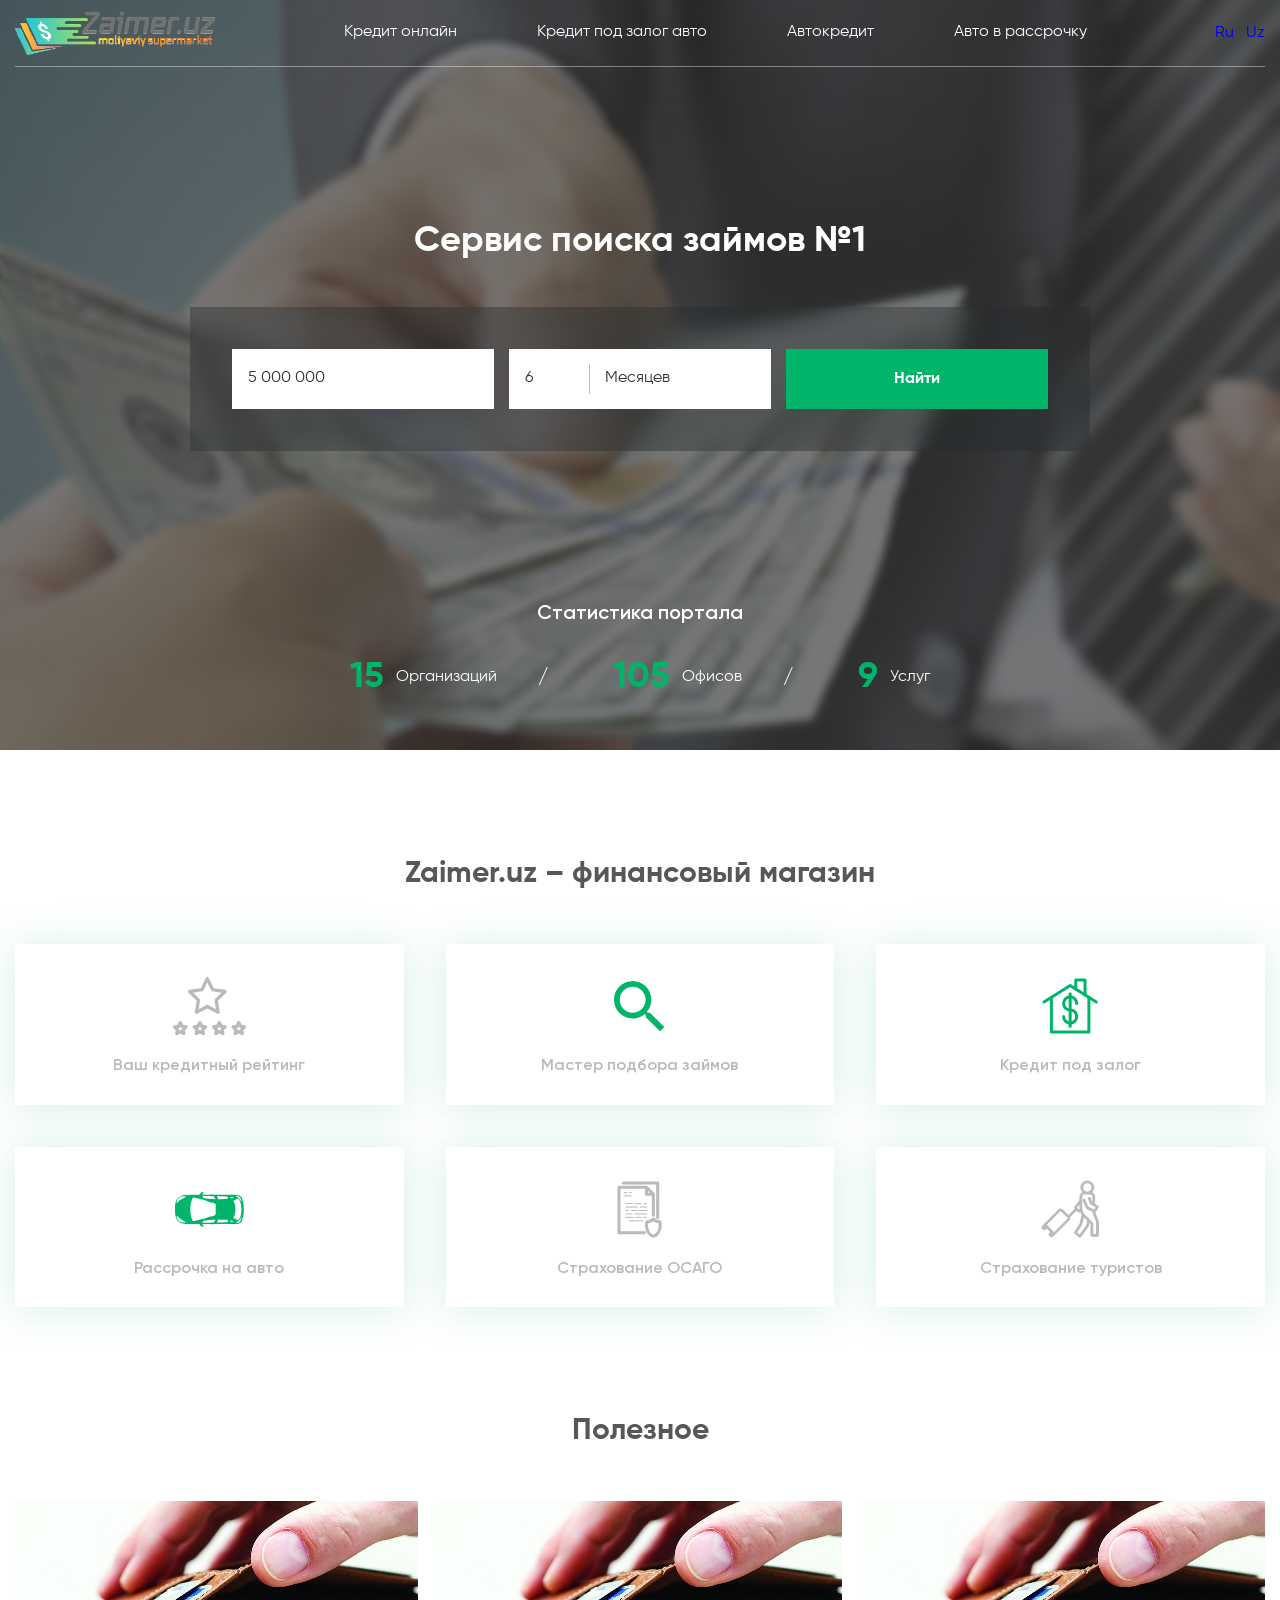
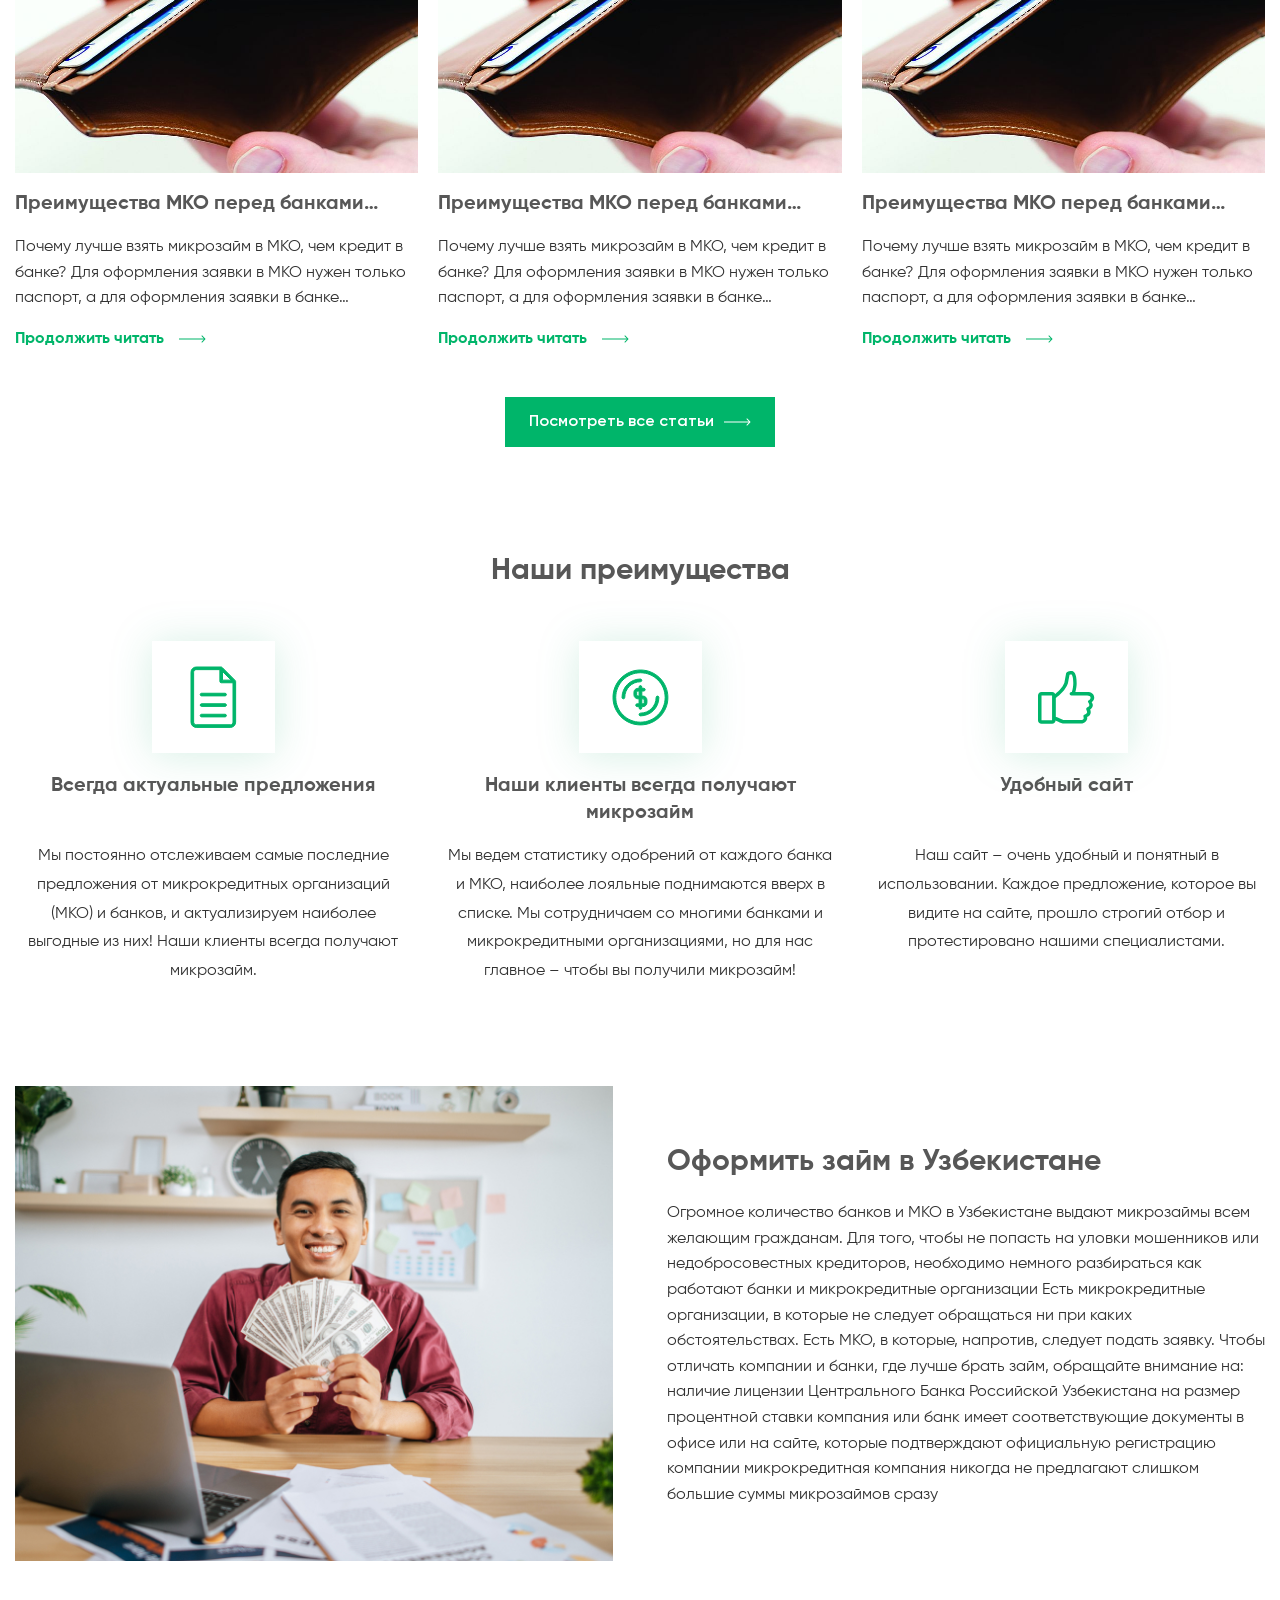
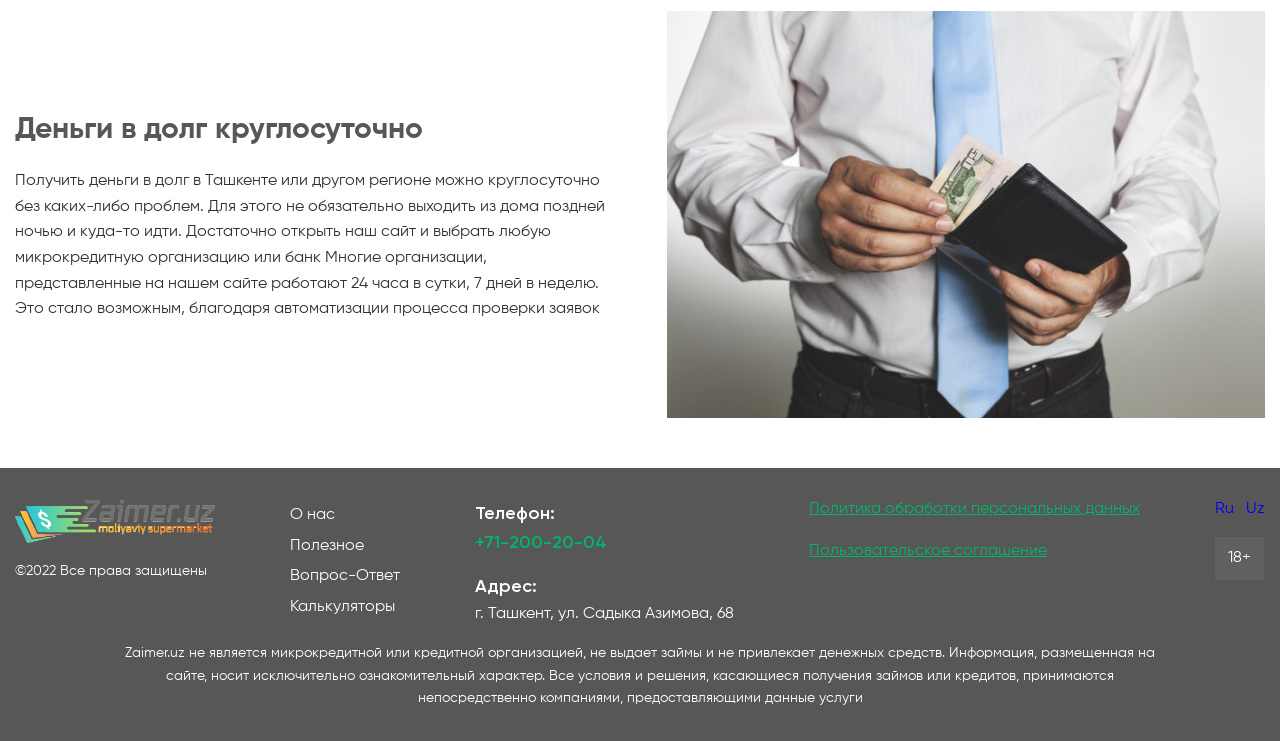
<file: index.html>
<!DOCTYPE html>
<html lang="en">
	<head>
		<meta charset="UTF-8" />
		<meta name="viewport" content="width=device-width, initial-scale=1.0" />
		<title>Document</title>
		<link rel="stylesheet" href="./css/swiper-boundle.min.css" />
		<link rel="stylesheet" href="./css/style.css" />
	</head>
	<body>
		<div class="wrapper">
			<header class="header">
				<div class="container">
					<div class="header__wrapper">
						<a href="/" class="header__logo">
							<img src="./images/header/logo.png" alt="logo" />
						</a>

						<nav class="nav">
							<ul class="nav__list">
								<li class="nav__item">
									<a href="./credit-online.html" class="nav__link"
										>Кредит онлайн</a
									>
								</li>
								<li class="nav__item">
									<a href="./deposit.html" class="nav__link"
										>Кредит под залог авто</a
									>
								</li>
								<li class="nav__item">
									<a href="#" class="nav__link">Автокредит</a>
								</li>
								<li class="nav__item">
									<a href="#" class="nav__link">Авто в рассрочку</a>
								</li>
							</ul>
						</nav>

						<div class="header__lang">
							<a href="#" class="header__lang-item active">Ru</a>
							<a href="#" class="header__lang-item">Uz</a>
						</div>

						<div class="hamburger">
							<span></span>
						</div>
					</div>
				</div>
			</header>

			<main class="main homepage">
				<section class="intro">
					<div class="container">
						<div class="intro__wrapper">
							<h1 class="intro__title">Сервис поиска займов №1</h1>
							<div class="intro__form">
								<div class="intro__form-item">
									<input
										class="intro__form-input sum"
										type="text"
										placeholder="Сумма"
										required
										value="5 000 000"
									/>
								</div>
								<div class="intro__form-item">
									<div class="intro__form-item-inner">
										<input
											class="intro__form-input intro__form-term term"
											type="text"
											placeholder="12"
											required
											value="6"
										/>
										<span>Месяцев</span>
									</div>
								</div>
								<a class="intro__form-btn" type="submit" href="./wizard.html">
									Найти
								</a>
							</div>
							<div class="intro__stats">
								<h3 class="intro__stats-title">Статистика портала</h3>
								<div class="intro__stats-items">
									<div class="intro__stats-item">
										<span class="num" data-val="23"></span>
										Организаций
									</div>
									<div class="intro__stats-item">
										<span class="num" data-val="168"></span>
										Офисов
									</div>
									<div class="intro__stats-item">
										<span class="num" data-val="15"></span>
										Услуг
									</div>
								</div>
							</div>
						</div>
					</div>
				</section>

				<section class="services">
					<div class="container">
						<div class="services__wrapper">
							<h2 class="services__title">Zaimer.uz – финансовый магазин</h2>
							<div class="services__items">
								<a href="#" class="services__item">
									<div class="services__item-icon">
										<img src="./images/main/services/icon-1.svg" alt="icon" />
									</div>
									<p class="services__item-title disabled">
										Ваш кредитный рейтинг
									</p>
								</a>
								<a href="#" class="services__item">
									<div class="services__item-icon">
										<img src="./images/main/services/icon-2.svg" alt="icon" />
									</div>
									<p class="services__item-title">Мастер подбора займов</p>
								</a>
								<a href="#" class="services__item">
									<div class="services__item-icon">
										<img src="./images/main/services/icon-3.svg" alt="icon" />
									</div>
									<p class="services__item-title">Кредит под залог</p>
								</a>
								<a href="#" class="services__item">
									<div class="services__item-icon">
										<img src="./images/main/services/icon-4.svg" alt="icon" />
									</div>
									<p class="services__item-title">Рассрочка на авто</p>
								</a>
								<a href="#" class="services__item">
									<div class="services__item-icon">
										<img src="./images/main/services/icon-5.svg" alt="icon" />
									</div>
									<p class="services__item-title disabled">Страхование ОСАГО</p>
								</a>
								<a href="#" class="services__item">
									<div class="services__item-icon">
										<img src="./images/main/services/icon-6.svg" alt="icon" />
									</div>
									<p class="services__item-title disabled">
										Страхование туристов
									</p>
								</a>
							</div>
						</div>
					</div>
				</section>

				<section class="useful">
					<div class="container">
						<h2 class="useful__title">Полезное</h2>
						<div class="useful__slider">
							<div class="useful__slider-wrapper swiper-wrapper">
								<div class="useful__slider-item swiper-slide">
									<img
										class="useful__slider-item-img"
										src="./images/main/useful/img-1.jpg"
										alt="img"
									/>
									<h3 class="useful__slider-item-title">
										Преимущества МКО перед банками реимущества МКО перед банками
									</h3>
									<div class="useful__slider-item-descr">
										<p>
											Почему лучше взять микрозайм в МКО, чем кредит в банке?
											Для оформления заявки в МКО нужен только паспорт, а для
											оформления заявки в банке реимущества МКО перед банками
											реимущества МКО перед банками
										</p>
									</div>
									<a class="useful__slider-item-link" href="#">
										Продолжить читать
										<svg>
											<use xlink:href="./sprite.svg#arrow-right"></use>
										</svg>
									</a>
								</div>
								<div class="useful__slider-item swiper-slide">
									<img
										class="useful__slider-item-img"
										src="./images/main/useful/img-1.jpg"
										alt="img"
									/>
									<h3 class="useful__slider-item-title">
										Преимущества МКО перед банками реимущества МКО перед банками
									</h3>
									<div class="useful__slider-item-descr">
										<p>
											Почему лучше взять микрозайм в МКО, чем кредит в банке?
											Для оформления заявки в МКО нужен только паспорт, а для
											оформления заявки в банке реимущества МКО перед банками
											реимущества МКО перед банками
										</p>
									</div>
									<a class="useful__slider-item-link" href="#">
										Продолжить читать
										<svg>
											<use xlink:href="./sprite.svg#arrow-right"></use>
										</svg>
									</a>
								</div>
								<div class="useful__slider-item swiper-slide">
									<img
										class="useful__slider-item-img"
										src="./images/main/useful/img-1.jpg"
										alt="img"
									/>
									<h3 class="useful__slider-item-title">
										Преимущества МКО перед банками реимущества МКО перед банками
									</h3>
									<div class="useful__slider-item-descr">
										<p>
											Почему лучше взять микрозайм в МКО, чем кредит в банке?
											Для оформления заявки в МКО нужен только паспорт, а для
											оформления заявки в банке реимущества МКО перед банками
											реимущества МКО перед банками
										</p>
									</div>
									<a class="useful__slider-item-link" href="#">
										Продолжить читать
										<svg>
											<use xlink:href="./sprite.svg#arrow-right"></use>
										</svg>
									</a>
								</div>
							</div>
						</div>
						<a class="useful__link" href="#">
							Посмотреть все статьи
							<svg class="useful__link-icon">
								<use xlink:href="./sprite.svg#arrow-right"></use>
							</svg>
						</a>
					</div>
				</section>

				<section class="advantages">
					<div class="container">
						<h2 class="advantages__title">Наши преимущества</h2>
						<div class="advantages__items">
							<div class="advantages__item">
								<div class="advantages__item-icon">
									<img src="./images/main/advantages/icon-1.svg" alt="icon" />
								</div>
								<h3 class="advantages__item-title">
									Всегда актуальные предложения
								</h3>
								<p class="advantages__item-descr">
									Мы постоянно отслеживаем самые последние предложения от
									микрокредитных организаций (МКО) и банков, и актуализируем
									наиболее выгодные из них! Наши клиенты всегда получают
									микрозайм.
								</p>
							</div>
							<div class="advantages__item">
								<div class="advantages__item-icon">
									<img src="./images/main/advantages/icon-2.svg" alt="icon" />
								</div>
								<h3 class="advantages__item-title">
									Наши клиенты всегда получают микрозайм
								</h3>
								<p class="advantages__item-descr">
									Мы ведем статистику одобрений от каждого банка и МКО, наиболее
									лояльные поднимаются вверх в списке. Мы сотрудничаем со
									многими банками и микрокредитными организациями, но для нас
									главное – чтобы вы получили микрозайм!
								</p>
							</div>
							<div class="advantages__item">
								<div class="advantages__item-icon">
									<img src="./images/main/advantages/icon-3.svg" alt="icon" />
								</div>
								<h3 class="advantages__item-title">Удобный сайт</h3>
								<p class="advantages__item-descr">
									Наш сайт – очень удобный и понятный в использовании. Каждое
									предложение, которое вы видите на сайте, прошло строгий отбор
									и протестировано нашими специалистами.
								</p>
							</div>
						</div>
					</div>
				</section>

				<section class="info">
					<div class="container">
						<div class="info__item">
							<div class="info__item-img">
								<img src="./images/main/info/img-1.jpg" alt="img" />
							</div>
							<div class="info__item-content">
								<h2 class="info__item-title">Оформить займ в Узбекистане</h2>
								<p class="info__item-descr">
									Огромное количество банков и МКО в Узбекистане выдают
									микрозаймы всем желающим гражданам. Для того, чтобы не попасть
									на уловки мошенников или недобросовестных кредиторов,
									необходимо немного разбираться как работают банки и
									микрокредитные организации Есть микрокредитные организации, в
									которые не следует обращаться ни при каких обстоятельствах.
									Есть МКО, в которые, напротив, следует подать заявку. Чтобы
									отличать компании и банки, где лучше брать займ, обращайте
									внимание на: наличие лицензии Центрального Банка Российской
									Узбекистана на размер процентной ставки компания или банк
									имеет соответствующие документы в офисе или на сайте, которые
									подтверждают официальную регистрацию компании микрокредитная
									компания никогда не предлагают слишком большие суммы
									микрозаймов сразу
								</p>
							</div>
						</div>
						<div class="info__item">
							<div class="info__item-img">
								<img src="./images/main/info/img-2.jpg" alt="img" />
							</div>
							<div class="info__item-content">
								<h2 class="info__item-title">Деньги в долг круглосуточно</h2>
								<p class="info__item-descr">
									Получить деньги в долг в Ташкенте или другом регионе можно
									круглосуточно без каких-либо проблем. Для этого не обязательно
									выходить из дома поздней ночью и куда-то идти. Достаточно
									открыть наш сайт и выбрать любую микрокредитную организацию
									или банк Многие организации, представленные на нашем сайте
									работают 24 часа в сутки, 7 дней в неделю. Это стало
									возможным, благодаря автоматизации процесса проверки заявок
								</p>
							</div>
						</div>
					</div>
				</section>
			</main>

			<footer class="footer">
				<div class="container">
					<div class="footer__items">
						<div class="footer__item">
							<a href="/" class="footer__logo">
								<img src="./images/header/logo.png" alt="logo" />
							</a>
							<span class="footer__copyright"> ©2022 Все права защищены </span>
						</div>
						<div class="footer__item">
							<nav class="footer__nav">
								<ul class="footer__nav-list">
									<li>
										<a class="footer__nav-link" href="./about.html">О нас</a>
									</li>
									<li>
										<a class="footer__nav-link" href="./helpful.html">
											Полезное
										</a>
									</li>
									<li>
										<a class="footer__nav-link" href="./faq.html">
											Вопрос-Ответ
										</a>
									</li>
									<li>
										<a class="footer__nav-link" href="#">Калькуляторы</a>
									</li>
								</ul>
							</nav>
						</div>
						<div class="footer__item">
							<div class="footer__tel">
								Телефон: <br />
								<a href="tel:+712002004">+71-200-20-04</a>
							</div>
							<div class="footer__address">
								<span>Адрес:</span> г. Ташкент, ул. Садыка Азимова, 68
							</div>
						</div>
						<div class="footer__item">
							<a class="footer__policy" href="#">
								Политика обработки персональных данных
							</a>
							<a class="footer__agreement" href="#">
								Пользовательское соглашение
							</a>
						</div>
						<div class="footer__item">
							<div class="footer__lang">
								<a href="#" class="footer__lang-item active">Ru</a>
								<a href="#" class="footer__lang-item">Uz</a>
							</div>
							<div class="footer__age">18+</div>
						</div>
					</div>
					<p class="footer__text">
						Zaimer.uz не является микрокредитной или кредитной организацией, не
						выдает займы и не привлекает денежных средств. Информация,
						размещенная на сайте, носит исключительно ознакомительный характер.
						Все условия и решения, касающиеся получения займов или кредитов,
						принимаются непосредственно компаниями, предоставляющими данные
						услуги
					</p>
				</div>
			</footer>
		</div>

		<script src="./js/imask.js"></script>
		<script src="./js/swiper-boundle.min.js"></script>
		<script src="./js/script.js"></script>
	</body>
</html>
</file>
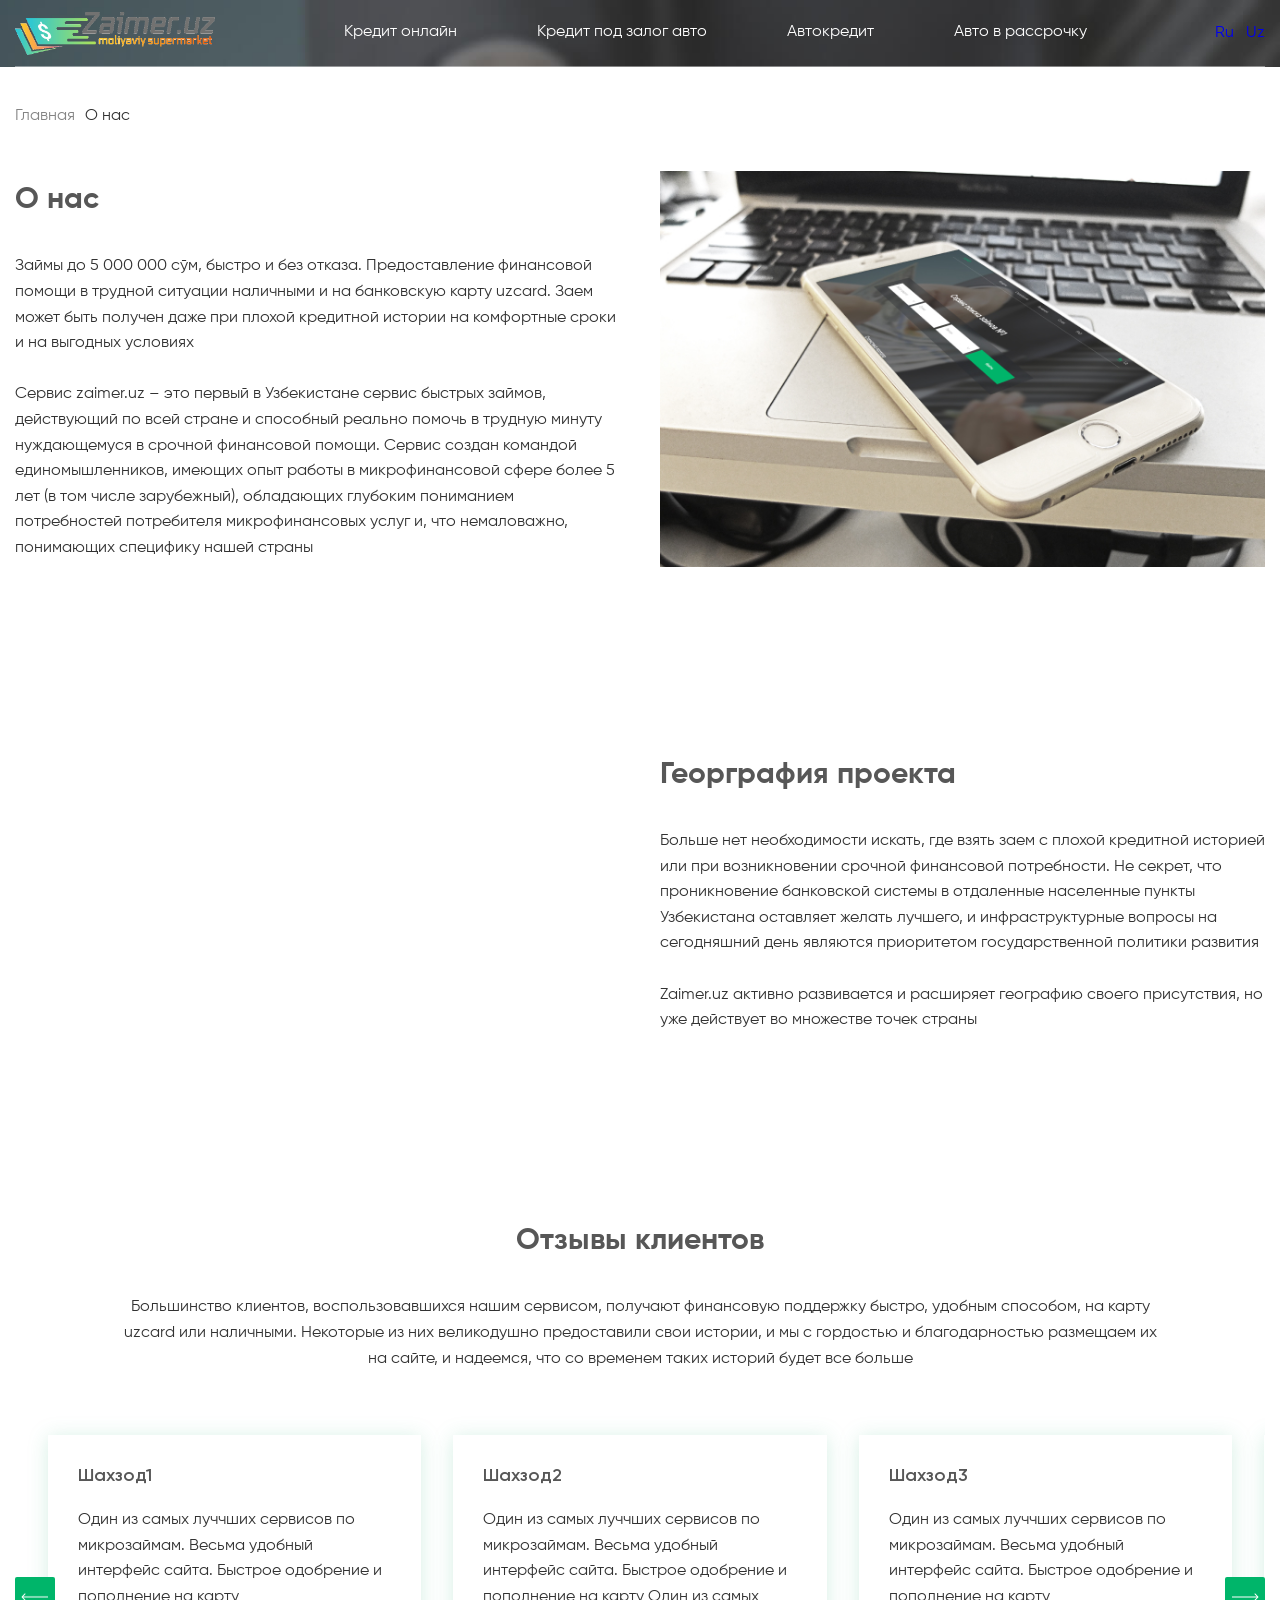
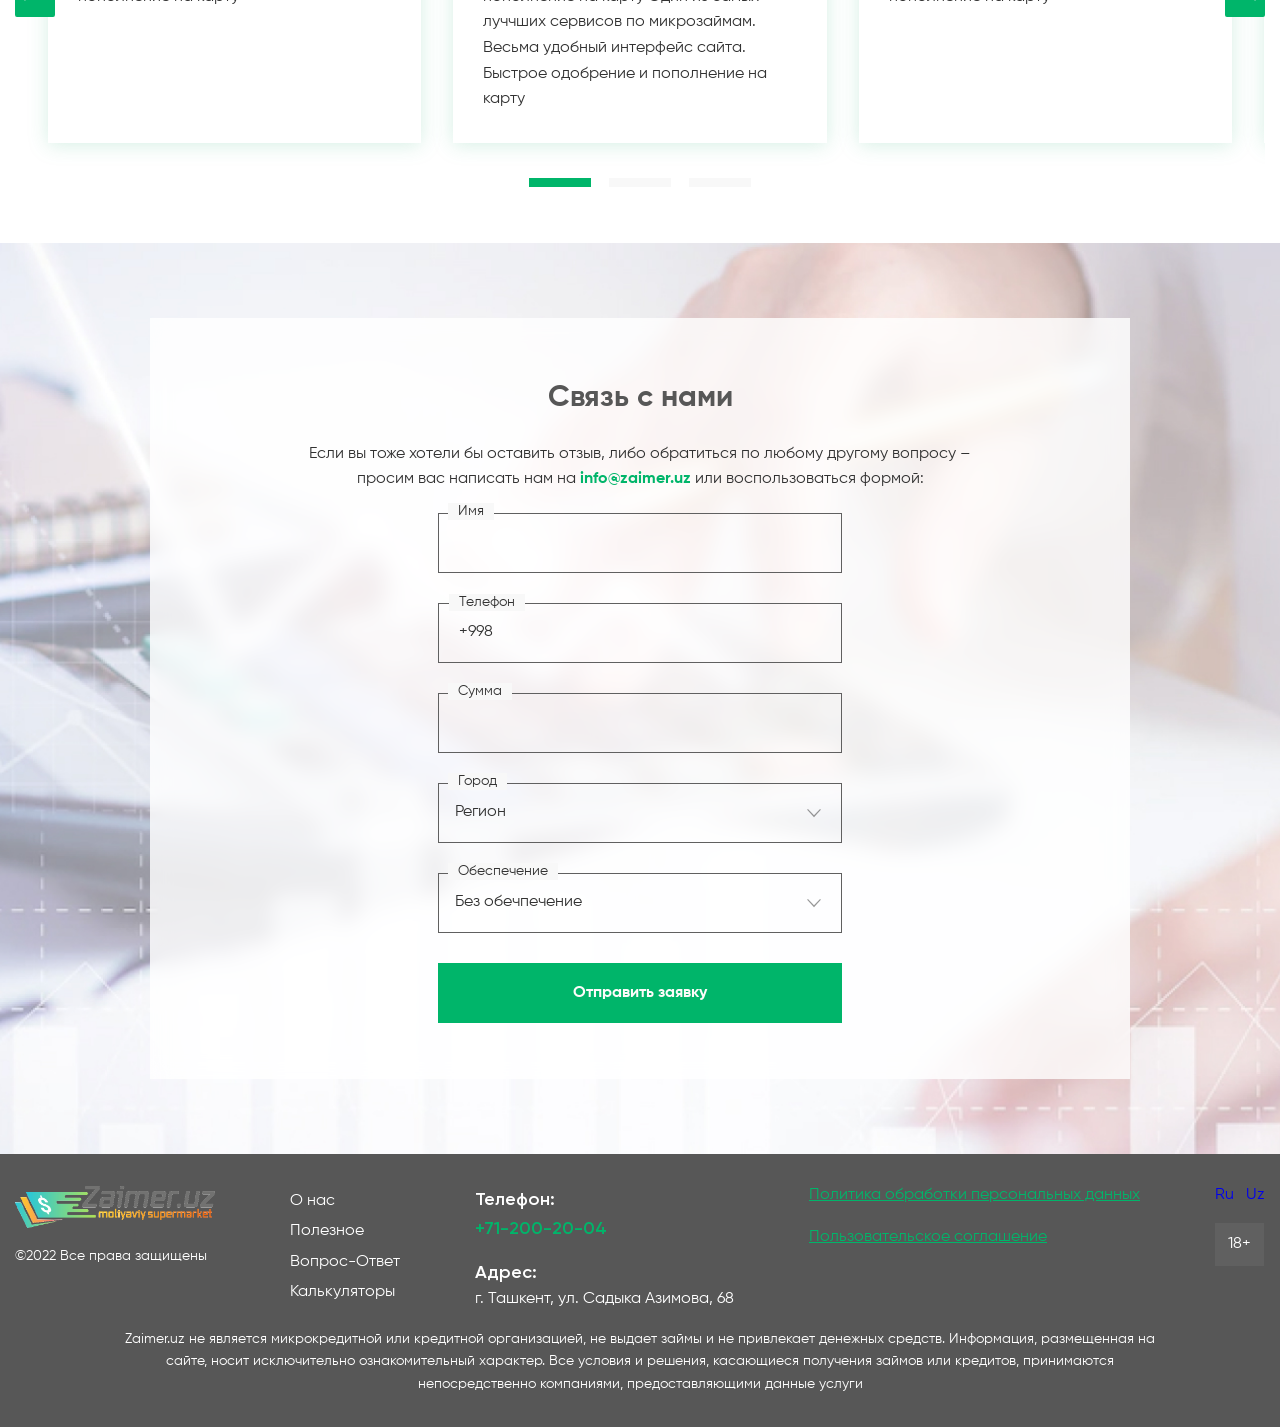
<file: about.html>
<!DOCTYPE html>
<html lang="en">
	<head>
		<meta charset="UTF-8" />
		<meta name="viewport" content="width=device-width, initial-scale=1.0" />
		<title>Document</title>
		<link rel="stylesheet" href="./css/swiper-boundle.min.css" />
		<link rel="stylesheet" href="./css/style.css" />
	</head>
	<body>
		<div class="wrapper">
			<header class="header">
				<div class="container">
					<div class="header__wrapper">
						<a href="/" class="header__logo">
							<img src="./images/header/logo.png" alt="logo" />
						</a>

						<nav class="nav">
							<ul class="nav__list">
								<li class="nav__item">
									<a href="./credit-online.html" class="nav__link"
										>Кредит онлайн</a
									>
								</li>
								<li class="nav__item">
									<a href="./deposit.html" class="nav__link"
										>Кредит под залог авто</a
									>
								</li>
								<li class="nav__item">
									<a href="#" class="nav__link">Автокредит</a>
								</li>
								<li class="nav__item">
									<a href="#" class="nav__link">Авто в рассрочку</a>
								</li>
							</ul>
						</nav>

						<div class="header__lang">
							<a href="#" class="header__lang-item active">Ru</a>
							<a href="#" class="header__lang-item">Uz</a>
						</div>

						<div class="hamburger">
							<span></span>
						</div>
					</div>
				</div>
			</header>

			<main class="main otherpage aboutpage">
				<div class="breadcrumbs">
					<div class="container">
						<ul class="breadcrumbs__list">
							<li class="breadcrumbs__link">
								<a href="#">Главная</a>
							</li>
							<li class="breadcrumbs__link">
								<span>О нас</span>
							</li>
						</ul>
					</div>
				</div>

				<section class="about-us">
					<div class="container">
						<div class="about-us__wrapper">
							<div class="about-us__content">
								<h1 class="about-us__title">О нас</h1>
								<p class="about-us__text">
									Займы до 5 000 000 сўм, быстро и без отказа. Предоставление
									финансовой помощи в трудной ситуации наличными и на банковскую
									карту uzcard. Заем может быть получен даже при плохой
									кредитной истории на комфортные сроки и на выгодных условиях
									<br /><br />
									Сервис zaimer.uz – это первый в Узбекистане сервис быстрых
									займов, действующий по всей стране и способный реально помочь
									в трудную минуту нуждающемуся в срочной финансовой помощи.
									Сервис создан командой единомышленников, имеющих опыт работы в
									микрофинансовой сфере более 5 лет (в том числе зарубежный),
									обладающих глубоким пониманием потребностей потребителя
									микрофинансовых услуг и, что немаловажно, понимающих специфику
									нашей страны
								</p>
							</div>
							<div class="about-us__img">
								<img src="./images/about/about-us/img-1.jpg" alt="img" />
							</div>
						</div>
					</div>
				</section>

				<section class="geography">
					<div class="container">
						<div class="geography__wrapper">
							<div class="geography__map" id="geography__map">
								<script
									src="https://api-maps.yandex.ru/2.1/?apikey=d37799cb-e573-496a-8d33-efeacc067b35&lang=ru_RU"
									width="100%"
								></script>
							</div>
							<div class="geography__content">
								<h2 class="geography__title">Георграфия проекта</h2>
								<p class="geography__text">
									Больше нет необходимости искать, где взять заем с плохой
									кредитной историей или при возникновении срочной финансовой
									потребности. Не секрет, что проникновение банковской системы в
									отдаленные населенные пункты Узбекистана оставляет желать
									лучшего, и инфраструктурные вопросы на сегодняшний день
									являются приоритетом государственной политики развития
									<br /><br />
									Zaimer.uz активно развивается и расширяет географию своего
									присутствия, но уже действует во множестве точек страны
								</p>
							</div>
						</div>
					</div>
				</section>

				<section class="reviews">
					<div class="container">
						<h2 class="reviews__title">Отзывы клиентов</h2>
						<p class="reviews__subtitle">
							Большинство клиентов, воспользовавшихся нашим сервисом, получают
							финансовую поддержку быстро, удобным способом, на карту uzcard или
							наличными. Некоторые из них великодушно предоставили свои истории,
							и мы с гордостью и благодарностью размещаем их на сайте, и
							надеемся, что со временем таких историй будет все больше
						</p>
						<div class="reviews__slider">
							<div class="reviews__slider-wrapper swiper-wrapper">
								<div class="reviews__slider-item review swiper-slide">
									<h3 class="review__name">Шахзод1</h3>
									<p class="review__descr">
										Один из самых луччших сервисов по микрозаймам. Весьма
										удобный интерфейс сайта. Быстрое одобрение и пополнение на
										карту
									</p>
								</div>
								<div class="reviews__slider-item review swiper-slide">
									<h3 class="review__name">Шахзод2</h3>
									<p class="review__descr">
										Один из самых луччших сервисов по микрозаймам. Весьма
										удобный интерфейс сайта. Быстрое одобрение и пополнение на
										карту Один из самых луччших сервисов по микрозаймам. Весьма
										удобный интерфейс сайта. Быстрое одобрение и пополнение на
										карту
									</p>
								</div>
								<div class="reviews__slider-item review swiper-slide">
									<h3 class="review__name">Шахзод3</h3>
									<p class="review__descr">
										Один из самых луччших сервисов по микрозаймам. Весьма
										удобный интерфейс сайта. Быстрое одобрение и пополнение на
										карту
									</p>
								</div>
								<div class="reviews__slider-item review swiper-slide">
									<h3 class="review__name">Шахзод4</h3>
									<p class="review__descr">
										Один из самых луччших сервисов по микрозаймам. Весьма
										удобный интерфейс сайта. Быстрое одобрение и пополнение на
										карту
									</p>
								</div>
								<div class="reviews__slider-item review swiper-slide">
									<h3 class="review__name">Шахзод5</h3>
									<p class="review__descr">
										Один из самых луччших сервисов по микрозаймам. Весьма
										удобный интерфейс сайта. Быстрое одобрение и пополнение на
										карту
									</p>
								</div>
							</div>
							<div class="swiper-pagination"></div>
							<div class="reviews__slider-prev">
								<svg>
									<use xlink:href="./sprite.svg#arrow-right"></use>
								</svg>
							</div>
							<div class="reviews__slider-next">
								<svg>
									<use xlink:href="./sprite.svg#arrow-right"></use>
								</svg>
							</div>
						</div>
					</div>
				</section>

				<section class="feedback">
					<div class="container">
						<div class="feedback__inner">
							<h2 class="feedback__title">Связь с нами</h2>
							<div class="feedback__subtitle">
								Если вы тоже хотели бы оставить отзыв, либо обратиться по любому
								другому вопросу – просим вас написать нам на
								<a href="mailto:info@zaimer.uz">info@zaimer.uz</a> или
								воспользоваться формой:
							</div>
							<form class="feedback__form">
								<div class="feedback__form-item item">
									<span class="item__head">Имя</span>
									<input class="feedback__form-input name-input" type="text" />
								</div>
								<div class="feedback__form-item item">
									<span class="item__head">Телефон</span>
									<span class="input__before">+998</span>
									<input
										class="feedback__form-input phone-input"
										type="tel"
										id="phone-wizard"
										autocomplete="off"
									/>
								</div>
								<div class="feedback__form-item item">
									<span class="item__head">Сумма</span>
									<input
										class="feedback__form-input sum sum-input feedback__sum"
										type="text"
									/>
								</div>
								<div class="feedback__form-item item">
									<span class="item__head">Город</span>
									<div class="select">
										<div class="select__top">
											<span class="select__top-text region-input">Регион</span>
											<svg><use xlink:href="./sprite.svg#arrow-bot"></use></svg>
										</div>

										<ul class="select__options options">
											<li class="options__item selected">
												<span>Ташкент</span>
											</li>
											<li class="options__item">
												<span>Нукус</span>
											</li>
											<li class="options__item">
												<span>Бухара</span>
											</li>
											<li class="options__item">
												<span>Джизак</span>
											</li>
											<li class="options__item">
												<span>Карши</span>
											</li>
											<li class="options__item">
												<span>Навои</span>
											</li>
											<li class="options__item">
												<span>Самарканд</span>
											</li>
											<li class="options__item">
												<span>Термез</span>
											</li>
											<li class="options__item">
												<span>Гулистан</span>
											</li>
											<li class="options__item">
												<span>Нурафшан</span>
											</li>
											<li class="options__item">
												<span>Фергана</span>
											</li>
											<li class="options__item">
												<span>Ургенч</span>
											</li>
										</ul>
									</div>
								</div>
								<div class="feedback__form-item item">
									<span class="item__head">Обеспечение</span>
									<div class="select">
										<div class="select__top">
											<span class="select__top-text provision-input"
												>Без обечпечение</span
											>
											<svg><use xlink:href="./sprite.svg#arrow-bot"></use></svg>
										</div>

										<ul class="select__options options">
											<li class="options__item selected">
												<span>Автомобиль</span>
											</li>
											<li class="options__item">
												<span>Золото</span>
											</li>
											<li class="options__item">
												<span>Квартира</span>
											</li>
											<li class="options__item">
												<span>Земельный участок</span>
											</li>
											<li class="options__item">
												<span>Без обеспечения</span>
											</li>
										</ul>
									</div>
								</div>
								<button class="feedback__form-btn" type="submit">
									Отправить заявку
								</button>
							</form>
						</div>
						<div class="feedback__thnks hidden">
							<h2 class="feedback__thnks-title">Спасибо!</h2>
							<p class="feedback__thnks-subtitle">Ваша заявка отправлена</p>
						</div>
					</div>
				</section>
			</main>

			<footer class="footer">
				<div class="container">
					<div class="footer__items">
						<div class="footer__item">
							<a href="/" class="footer__logo">
								<img src="./images/header/logo.png" alt="logo" />
							</a>
							<span class="footer__copyright"> ©2022 Все права защищены </span>
						</div>
						<div class="footer__item">
							<nav class="footer__nav">
								<ul class="footer__nav-list">
									<li>
										<a class="footer__nav-link" href="./about.html">О нас</a>
									</li>
									<li>
										<a class="footer__nav-link" href="./helpful.html"
											>Полезное</a
										>
									</li>
									<li>
										<a class="footer__nav-link" href="./faq.html"
											>Вопрос-Ответ</a
										>
									</li>
									<li>
										<a class="footer__nav-link" href="#">Калькуляторы</a>
									</li>
								</ul>
							</nav>
						</div>
						<div class="footer__item">
							<div class="footer__tel">
								Телефон: <br />
								<a href="tel:+712002004">+71-200-20-04</a>
							</div>
							<div class="footer__address">
								<span>Адрес:</span> г. Ташкент, ул. Садыка Азимова, 68
							</div>
						</div>
						<div class="footer__item">
							<a class="footer__policy" href="#">
								Политика обработки персональных данных
							</a>
							<a class="footer__agreement" href="#">
								Пользовательское соглашение
							</a>
						</div>
						<div class="footer__item">
							<div class="footer__lang">
								<a href="#" class="footer__lang-item active">Ru</a>
								<a href="#" class="footer__lang-item">Uz</a>
							</div>
							<div class="footer__age">18+</div>
						</div>
					</div>
					<p class="footer__text">
						Zaimer.uz не является микрокредитной или кредитной организацией, не
						выдает займы и не привлекает денежных средств. Информация,
						размещенная на сайте, носит исключительно ознакомительный характер.
						Все условия и решения, касающиеся получения займов или кредитов,
						принимаются непосредственно компаниями, предоставляющими данные
						услуги
					</p>
				</div>
			</footer>
		</div>

		<script src="./js/swiper-boundle.min.js"></script>
		<script src="./js/imask.js"></script>
		<script src="./js/script.js"></script>
	</body>
</html>
</file>
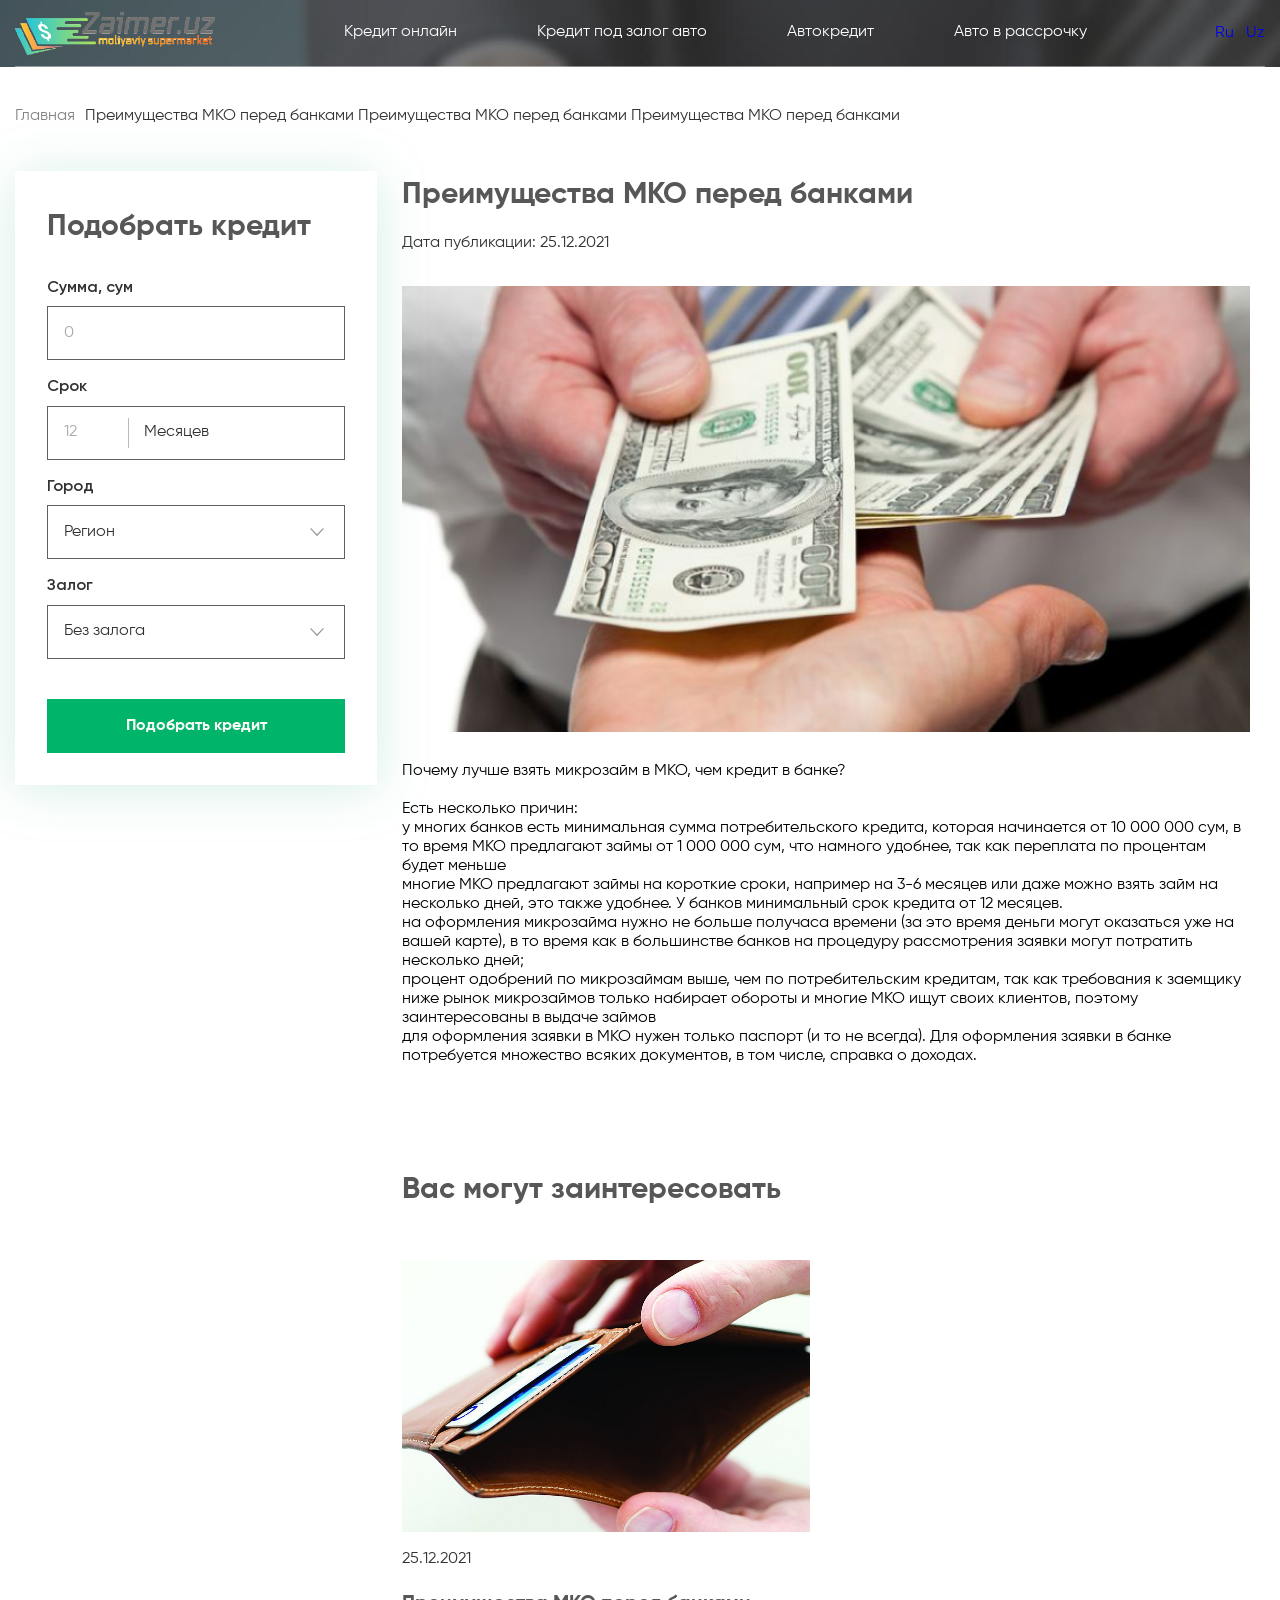
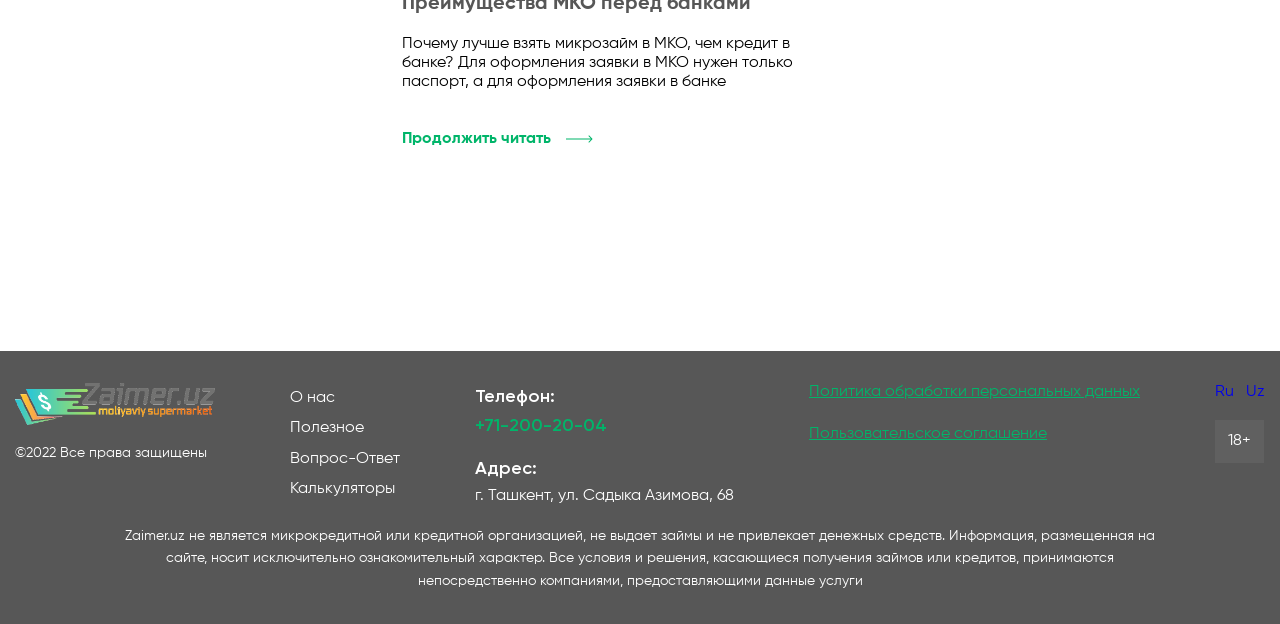
<file: article.html>
<!DOCTYPE html>
<html lang="en">
	<head>
		<meta charset="UTF-8" />
		<meta name="viewport" content="width=device-width, initial-scale=1.0" />
		<title>Document</title>
		<link rel="stylesheet" href="./css/swiper-boundle.min.css" />
		<link rel="stylesheet" href="./css/style.css" />
	</head>
	<body>
		<div class="wrapper">
			<header class="header">
				<div class="container">
					<div class="header__wrapper">
						<a href="/" class="header__logo">
							<img src="./images/header/logo.png" alt="logo" />
						</a>

						<nav class="nav">
							<ul class="nav__list">
								<li class="nav__item">
									<a href="./credit-online.html" class="nav__link"
										>Кредит онлайн</a
									>
								</li>
								<li class="nav__item">
									<a href="./deposit.html" class="nav__link"
										>Кредит под залог авто</a
									>
								</li>
								<li class="nav__item">
									<a href="#" class="nav__link">Автокредит</a>
								</li>
								<li class="nav__item">
									<a href="#" class="nav__link">Авто в рассрочку</a>
								</li>
							</ul>
						</nav>

						<div class="header__lang">
							<a href="#" class="header__lang-item active">Ru</a>
							<a href="#" class="header__lang-item">Uz</a>
						</div>

						<div class="hamburger">
							<span></span>
						</div>
					</div>
				</div>
			</header>

			<main class="main otherpage articlepage">
				<div class="breadcrumbs">
					<div class="container">
						<ul class="breadcrumbs__list">
							<li class="breadcrumbs__link">
								<a href="#">Главная</a>
							</li>
							<li class="breadcrumbs__link">
								<span
									>Преимущества МКО перед банками Преимущества МКО перед банками
									Преимущества МКО перед банками</span
								>
							</li>
						</ul>
					</div>
				</div>

				<div class="container">
					<div class="articlepage__inner">
						<div class="filter">
							<h1 class="filter__title">Подобрать кредит</h1>
							<div class="filter__form form">
								<div class="form__item item">
									<span class="item__head">Сумма, сум</span>
									<input
										class="item__input sum filter__sum"
										type="text"
										placeholder="0"
									/>
								</div>
								<div class="form__item item item__term">
									<span class="item__head">Срок</span>
									<div class="item__inner">
										<input
											class="item__input filter__term term"
											type="number"
											placeholder="12"
										/>
										<span>Месяцев</span>
									</div>
								</div>
								<div class="form__item item">
									<span class="item__head">Город</span>

									<div class="select">
										<div class="select__top">
											<span class="select__top-text region">Регион</span>
											<svg>
												<use xlink:href="./sprite.svg#arrow-bot"></use>
											</svg>
										</div>

										<ul class="select__options options">
											<li class="options__item selected">
												<span>Ташкент</span>
											</li>
											<li class="options__item">
												<span>Нукус</span>
											</li>
											<li class="options__item">
												<span>Бухара</span>
											</li>
											<li class="options__item">
												<span>Джизак</span>
											</li>
											<li class="options__item">
												<span>Карши</span>
											</li>
											<li class="options__item">
												<span>Навои</span>
											</li>
											<li class="options__item">
												<span>Самарканд</span>
											</li>
											<li class="options__item">
												<span>Термез</span>
											</li>
											<li class="options__item">
												<span>Гулистан</span>
											</li>
											<li class="options__item">
												<span>Нурафшан</span>
											</li>
											<li class="options__item">
												<span>Фергана</span>
											</li>
											<li class="options__item">
												<span>Ургенч</span>
											</li>
										</ul>
									</div>
								</div>
								<div class="form__item item">
									<span class="item__head">Залог</span>

									<div class="select">
										<div class="select__top">
											<span class="select__top-text deposit">Без залога</span>
											<svg>
												<use xlink:href="./sprite.svg#arrow-bot"></use>
											</svg>
										</div>

										<ul class="select__options options">
											<li class="options__item selected">
												<span>Автомобиль</span>
											</li>
											<li class="options__item">
												<span>Квартира</span>
											</li>
											<li class="options__item">
												<span>Жилой дом</span>
											</li>
											<li class="options__item">
												<span>Земельный участок</span>
											</li>
											<li class="options__item">
												<span>Золото</span>
											</li>
											<li class="options__item">
												<span>Прочее</span>
											</li>
										</ul>
									</div>
								</div>
								<a href="#" class="form__btn filter__btn">Подобрать кредит</a>
							</div>
						</div>
						<div class="articlepage__content">
							<section class="article">
								<div class="container">
									<div class="article__wrapper">
										<h1 class="article__title">
											Преимущества МКО перед банками
										</h1>
										<span class="article__date"
											>Дата публикации: 25.12.2021</span
										>
										<div class="article__img">
											<img src="./images/article/img.jpg" alt="img" />
										</div>
										<div class="article__descr">
											Почему лучше взять микрозайм в МКО, чем кредит в банке?
											<br /><br />
											Есть несколько причин: <br />
											у многих банков есть минимальная сумма потребительского
											кредита, которая начинается от 10 000 000 сум, в то время
											МКО предлагают займы от 1 000 000 сум, что намного
											удобнее, так как переплата по процентам будет меньше
											<br />
											многие МКО предлагают займы на короткие сроки, например на
											3-6 месяцев или даже можно взять займ на несколько дней,
											это также удобнее. У банков минимальный срок кредита от 12
											месяцев.
											<br />
											на оформления микрозайма нужно не больше получаса времени
											(за это время деньги могут оказаться уже на вашей карте),
											в то время как в большинстве банков на процедуру
											рассмотрения заявки могут потратить несколько дней; <br />
											процент одобрений по микрозаймам выше, чем по
											потребительским кредитам, так как требования к заемщику
											ниже рынок микрозаймов только набирает обороты и многие
											МКО ищут своих клиентов, поэтому заинтересованы в выдаче
											займов
											<br />
											для оформления заявки в МКО нужен только паспорт (и то не
											всегда). Для оформления заявки в банке потребуется
											множество всяких документов, в том числе, справка о
											доходах.
										</div>
									</div>
								</div>
							</section>

							<section class="interested">
								<div class="container">
									<h2 class="interested__title">Вас могут заинтересовать</h2>
									<div class="interested__slider">
										<div class="interested__slider-wrapper swiper-wrapper">
											<div class="interested__slider-item swiper-slide">
												<img
													class="interested__slider-item-img"
													src="./images/main/useful/img-1.jpg"
													alt="img"
												/>
												<span class="interested__slider-item-date">
													25.12.2021
												</span>
												<h3 class="interested__slider-item-title">
													Преимущества МКО перед банками
												</h3>
												<div class="interested__slider-item-descr">
													Почему лучше взять микрозайм в МКО, чем кредит в
													банке? Для оформления заявки в МКО нужен только
													паспорт, а для оформления заявки в банке
												</div>
												<a class="interested__slider-item-link" href="#">
													Продолжить читать
													<svg>
														<use xlink:href="./sprite.svg#arrow-right"></use>
													</svg>
												</a>
											</div>
										</div>
									</div>
								</div>
							</section>
						</div>
					</div>
				</div>
			</main>

			<footer class="footer">
				<div class="container">
					<div class="footer__items">
						<div class="footer__item">
							<a href="/" class="footer__logo">
								<img src="./images/header/logo.png" alt="logo" />
							</a>
							<span class="footer__copyright"> ©2022 Все права защищены </span>
						</div>
						<div class="footer__item">
							<nav class="footer__nav">
								<ul class="footer__nav-list">
									<li>
										<a class="footer__nav-link" href="./about.html">О нас</a>
									</li>
									<li>
										<a class="footer__nav-link" href="./helpful.html"
											>Полезное</a
										>
									</li>
									<li>
										<a class="footer__nav-link" href="./faq.html"
											>Вопрос-Ответ</a
										>
									</li>
									<li>
										<a class="footer__nav-link" href="#">Калькуляторы</a>
									</li>
								</ul>
							</nav>
						</div>
						<div class="footer__item">
							<div class="footer__tel">
								Телефон: <br />
								<a href="tel:+712002004">+71-200-20-04</a>
							</div>
							<div class="footer__address">
								<span>Адрес:</span> г. Ташкент, ул. Садыка Азимова, 68
							</div>
						</div>
						<div class="footer__item">
							<a class="footer__policy" href="#">
								Политика обработки персональных данных
							</a>
							<a class="footer__agreement" href="#">
								Пользовательское соглашение
							</a>
						</div>
						<div class="footer__item">
							<div class="footer__lang">
								<a href="#" class="footer__lang-item active">Ru</a>
								<a href="#" class="footer__lang-item">Uz</a>
							</div>
							<div class="footer__age">18+</div>
						</div>
					</div>
					<p class="footer__text">
						Zaimer.uz не является микрокредитной или кредитной организацией, не
						выдает займы и не привлекает денежных средств. Информация,
						размещенная на сайте, носит исключительно ознакомительный характер.
						Все условия и решения, касающиеся получения займов или кредитов,
						принимаются непосредственно компаниями, предоставляющими данные
						услуги
					</p>
				</div>
			</footer>
		</div>

		<script src="./js/imask.js"></script>
		<script src="./js/swiper-boundle.min.js"></script>
		<script src="./js/script.js"></script>
	</body>
</html>
</file>
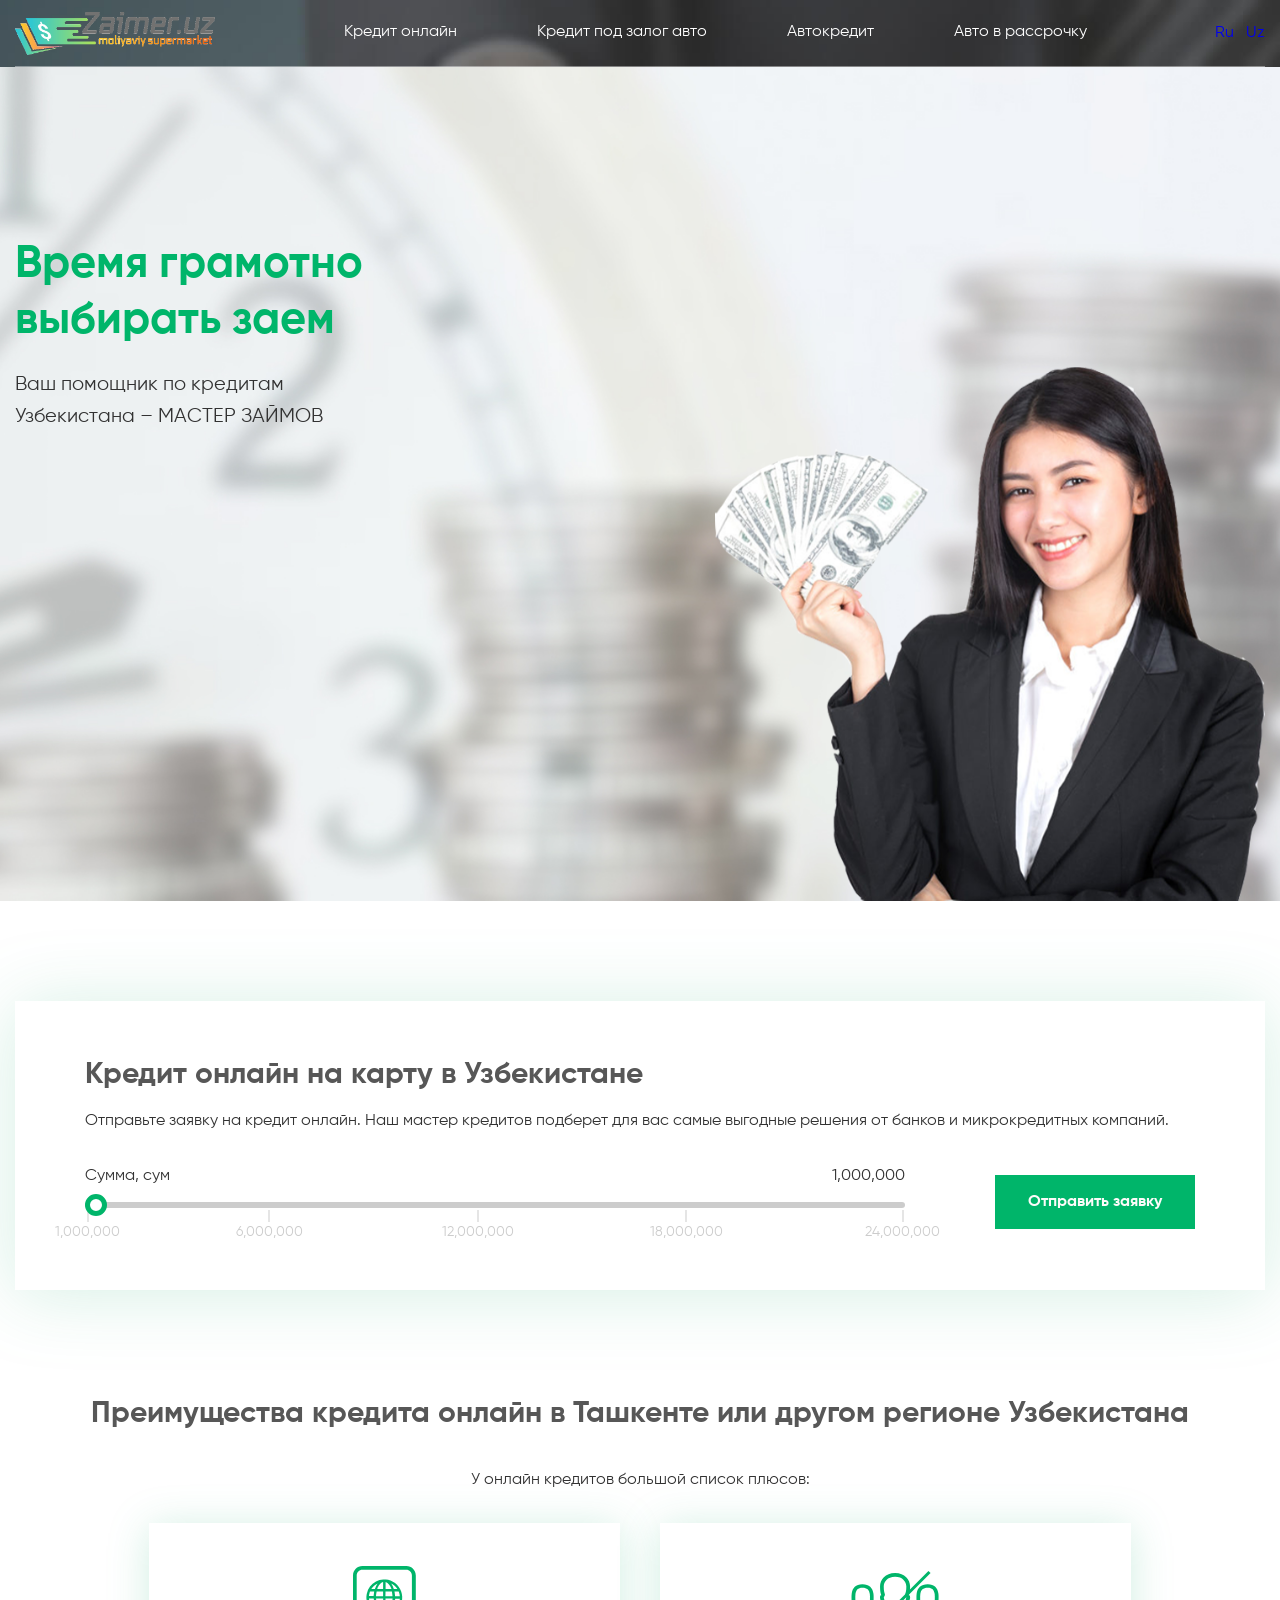
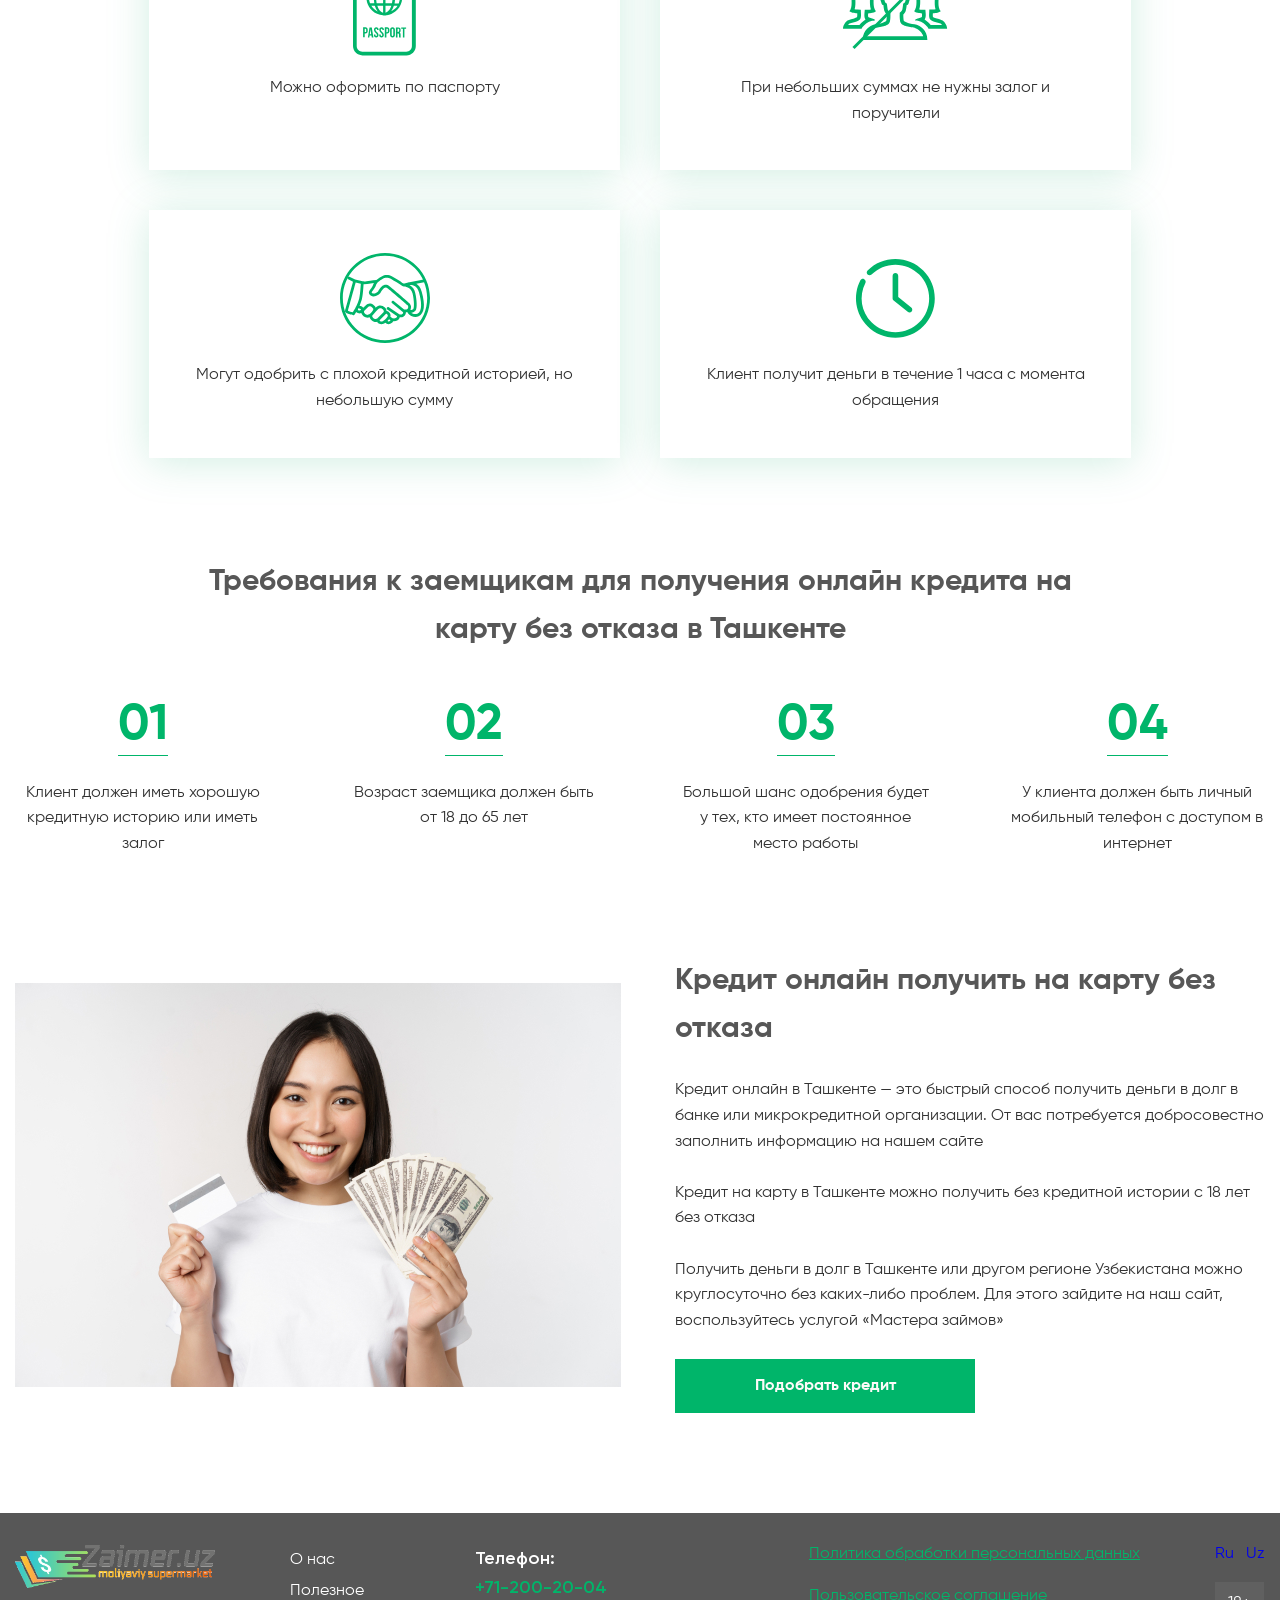
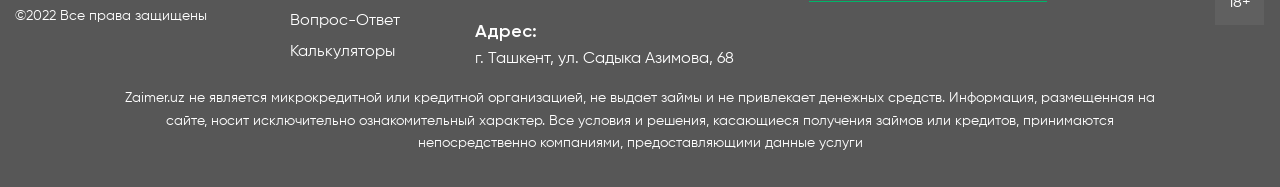
<file: credit-online.html>
<!DOCTYPE html>
<html lang="en">
	<head>
		<meta charset="UTF-8" />
		<meta name="viewport" content="width=device-width, initial-scale=1.0" />
		<title>Document</title>
		<link rel="stylesheet" href="./css/style.css" />
	</head>
	<body>
		<div class="wrapper">
			<header class="header">
				<div class="container">
					<div class="header__wrapper">
						<a href="/" class="header__logo">
							<img src="./images/header/logo.png" alt="logo" />
						</a>

						<nav class="nav">
							<ul class="nav__list">
								<li class="nav__item">
									<a href="./credit-online.html" class="nav__link"
										>Кредит онлайн</a
									>
								</li>
								<li class="nav__item">
									<a href="./deposit.html" class="nav__link"
										>Кредит под залог авто</a
									>
								</li>
								<li class="nav__item">
									<a href="#" class="nav__link">Автокредит</a>
								</li>
								<li class="nav__item">
									<a href="#" class="nav__link">Авто в рассрочку</a>
								</li>
							</ul>
						</nav>

						<div class="header__lang">
							<a href="#" class="header__lang-item active">Ru</a>
							<a href="#" class="header__lang-item">Uz</a>
						</div>

						<div class="hamburger">
							<span></span>
						</div>
					</div>
				</div>
			</header>

			<main class="main otherpage credit-online">
				<section class="intro">
					<div class="container">
						<div class="intro__wrapper">
							<h1 class="intro__title">Время грамотно выбирать заем</h1>
							<p class="intro__subtitle">
								Ваш помощник по кредитам <br />
								Узбекистана – МАСТЕР ЗАЙМОВ
							</p>
							<div class="intro__img">
								<img src="./images/credit-online/intro_img.png" alt="img" />
							</div>
						</div>
					</div>
				</section>

				<section class="credit">
					<div class="container">
						<div class="credit__inner">
							<h2 class="credit__title">
								Кредит онлайн на карту в Узбекистане
							</h2>
							<p class="credit__subtitle">
								Отправьте заявку на кредит онлайн. Наш мастер кредитов подберет
								для вас самые выгодные решения от банков и микрокредитных
								компаний.
							</p>
							<div class="credit__calc">
								<div class="credit__range">
									<div class="credit__range-top top">
										<h4 class="top__title">Сумма, сум</h4>
										<h4 class="top__result">0</h4>
									</div>
									<div class="credit__range-input">
										<input
											type="range"
											min="0"
											max="23000000"
											step="1000000"
											value="0"
										/>
									</div>
									<div class="credit__range-stages stages">
										<div class="stages__item"><span>1000000</span></div>
										<div class="stages__item"><span>6000000</span></div>
										<div class="stages__item"><span>12000000</span></div>
										<div class="stages__item"><span>18000000</span></div>
										<div class="stages__item"><span>24000000</span></div>
									</div>
								</div>
								<a class="credit__btn" href="#"> Отправить заявку </a>
							</div>
						</div>
					</div>
				</section>

				<section class="advantages">
					<div class="container">
						<h2 class="advantages__title">
							Преимущества кредита онлайн в Ташкенте или другом регионе
							Узбекистана
						</h2>
						<p class="advantages__subtitle">
							У онлайн кредитов большой список плюсов:
						</p>
						<div class="advantages__items">
							<div class="advantages__item">
								<div class="advantages__item-icon">
									<img
										src="images/credit-online/advantages/adv-icon1.svg"
										alt="icon"
									/>
								</div>
								<p class="advantages__item-title">Можно оформить по паспорту</p>
							</div>
							<div class="advantages__item">
								<div class="advantages__item-icon">
									<img
										src="images/credit-online/advantages/adv-icon2.svg"
										alt="icon"
									/>
								</div>
								<p class="advantages__item-title">
									При небольших суммах не нужны залог и поручители
								</p>
							</div>
							<div class="advantages__item">
								<div class="advantages__item-icon">
									<img
										src="images/credit-online/advantages/adv-icon3.svg"
										alt="icon"
									/>
								</div>
								<p class="advantages__item-title">
									Могут одобрить с плохой кредитной историей, но небольшую сумму
								</p>
							</div>
							<div class="advantages__item">
								<div class="advantages__item-icon">
									<img
										src="images/credit-online/advantages/adv-icon4.svg"
										alt="icon"
									/>
								</div>
								<p class="advantages__item-title">
									Клиент получит деньги в течение 1 часа с момента обращения
								</p>
							</div>
						</div>
					</div>
				</section>

				<section class="requirements">
					<div class="container">
						<h1 class="requirements__title">
							Требования к заемщикам для получения онлайн кредита на карту без
							отказа в Ташкенте
						</h1>
						<div class="requirements__items">
							<div class="requirements__item">
								<span class="requirements__item-num">01</span>
								<p class="requirements__item-text">
									Клиент должен иметь хорошую кредитную историю или иметь залог
								</p>
							</div>
							<div class="requirements__item">
								<span class="requirements__item-num">02</span>
								<p class="requirements__item-text">
									Возраст заемщика должен быть от 18 до 65 лет
								</p>
							</div>
							<div class="requirements__item">
								<span class="requirements__item-num">03</span>
								<p class="requirements__item-text">
									Большой шанс одобрения будет у тех, кто имеет постоянное место
									работы
								</p>
							</div>
							<div class="requirements__item">
								<span class="requirements__item-num">04</span>
								<p class="requirements__item-text">
									У клиента должен быть личный мобильный телефон с доступом в
									интернет
								</p>
							</div>
						</div>
					</div>
				</section>

				<section class="info">
					<div class="container">
						<div class="info__wrapper">
							<div class="info__img">
								<img src="./images/credit-online/info/info_img.jpg" alt="img" />
							</div>
							<div class="info__content">
								<h2 class="info__title">
									Кредит онлайн получить на карту без отказа
								</h2>
								<p class="info__descr">
									Кредит онлайн в Ташкенте — это быстрый способ получить деньги
									в долг в банке или микрокредитной организации. От вас
									потребуется добросовестно заполнить информацию на нашем сайте
									<br /><br />
									Кредит на карту в Ташкенте можно получить без кредитной
									истории с 18 лет без отказа
									<br /><br />
									Получить деньги в долг в Ташкенте или другом регионе
									Узбекистана можно круглосуточно без каких-либо проблем. Для
									этого зайдите на наш сайт, воспользуйтесь услугой «Мастера
									займов»
								</p>
								<a class="info__link" href="#">Подобрать кредит</a>
							</div>
						</div>
					</div>
				</section>
			</main>

			<footer class="footer">
				<div class="container">
					<div class="footer__items">
						<div class="footer__item">
							<a href="/" class="footer__logo">
								<img src="./images/header/logo.png" alt="logo" />
							</a>
							<span class="footer__copyright"> ©2022 Все права защищены </span>
						</div>
						<div class="footer__item">
							<nav class="footer__nav">
								<ul class="footer__nav-list">
									<li>
										<a class="footer__nav-link" href="./about.html">О нас</a>
									</li>
									<li>
										<a class="footer__nav-link" href="./helpful.html"
											>Полезное</a
										>
									</li>
									<li>
										<a class="footer__nav-link" href="./faq.html"
											>Вопрос-Ответ</a
										>
									</li>
									<li>
										<a class="footer__nav-link" href="#">Калькуляторы</a>
									</li>
								</ul>
							</nav>
						</div>
						<div class="footer__item">
							<div class="footer__tel">
								Телефон: <br />
								<a href="tel:+712002004">+71-200-20-04</a>
							</div>
							<div class="footer__address">
								<span>Адрес:</span> г. Ташкент, ул. Садыка Азимова, 68
							</div>
						</div>
						<div class="footer__item">
							<a class="footer__policy" href="#">
								Политика обработки персональных данных
							</a>
							<a class="footer__agreement" href="#">
								Пользовательское соглашение
							</a>
						</div>
						<div class="footer__item">
							<div class="footer__lang">
								<a href="#" class="footer__lang-item active">Ru</a>
								<a href="#" class="footer__lang-item">Uz</a>
							</div>
							<div class="footer__age">18+</div>
						</div>
					</div>
					<p class="footer__text">
						Zaimer.uz не является микрокредитной или кредитной организацией, не
						выдает займы и не привлекает денежных средств. Информация,
						размещенная на сайте, носит исключительно ознакомительный характер.
						Все условия и решения, касающиеся получения займов или кредитов,
						принимаются непосредственно компаниями, предоставляющими данные
						услуги
					</p>
				</div>
			</footer>
		</div>

		<script src="./js/script.js"></script>
	</body>
</html>
</file>
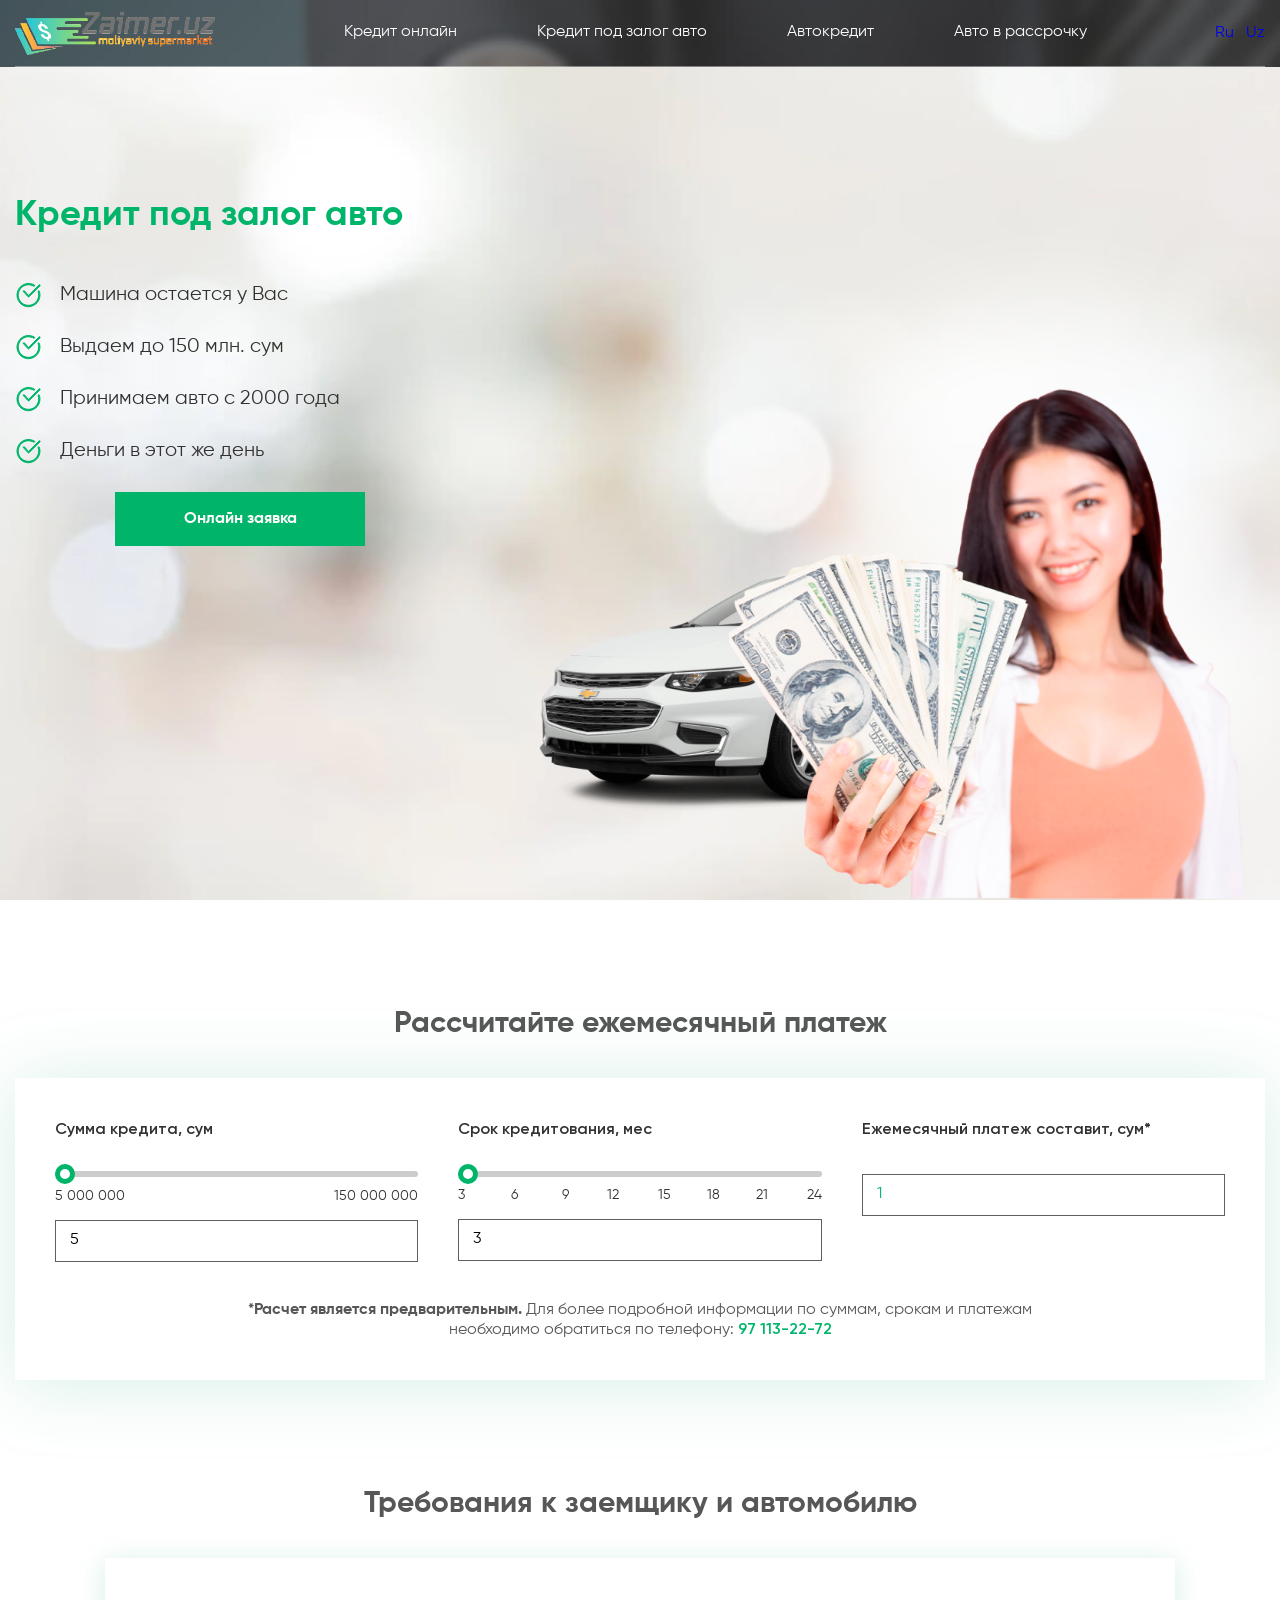
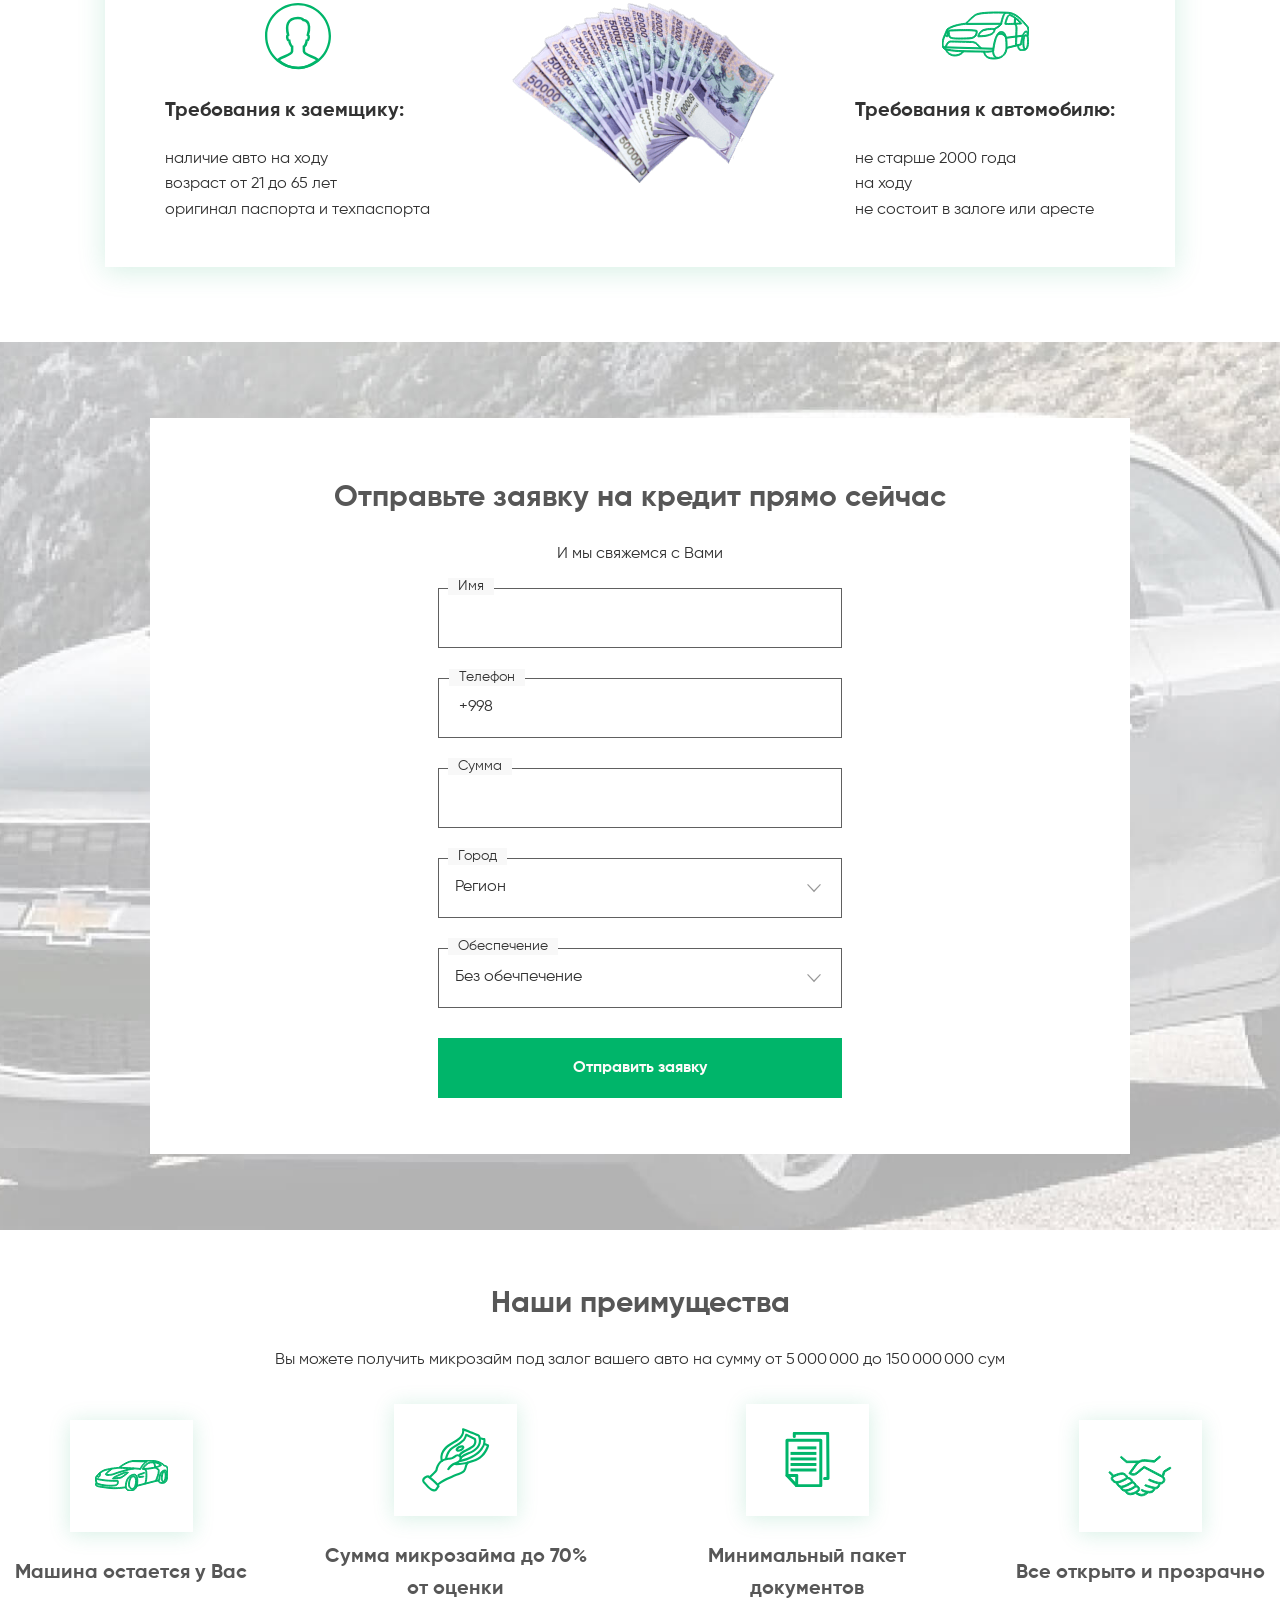
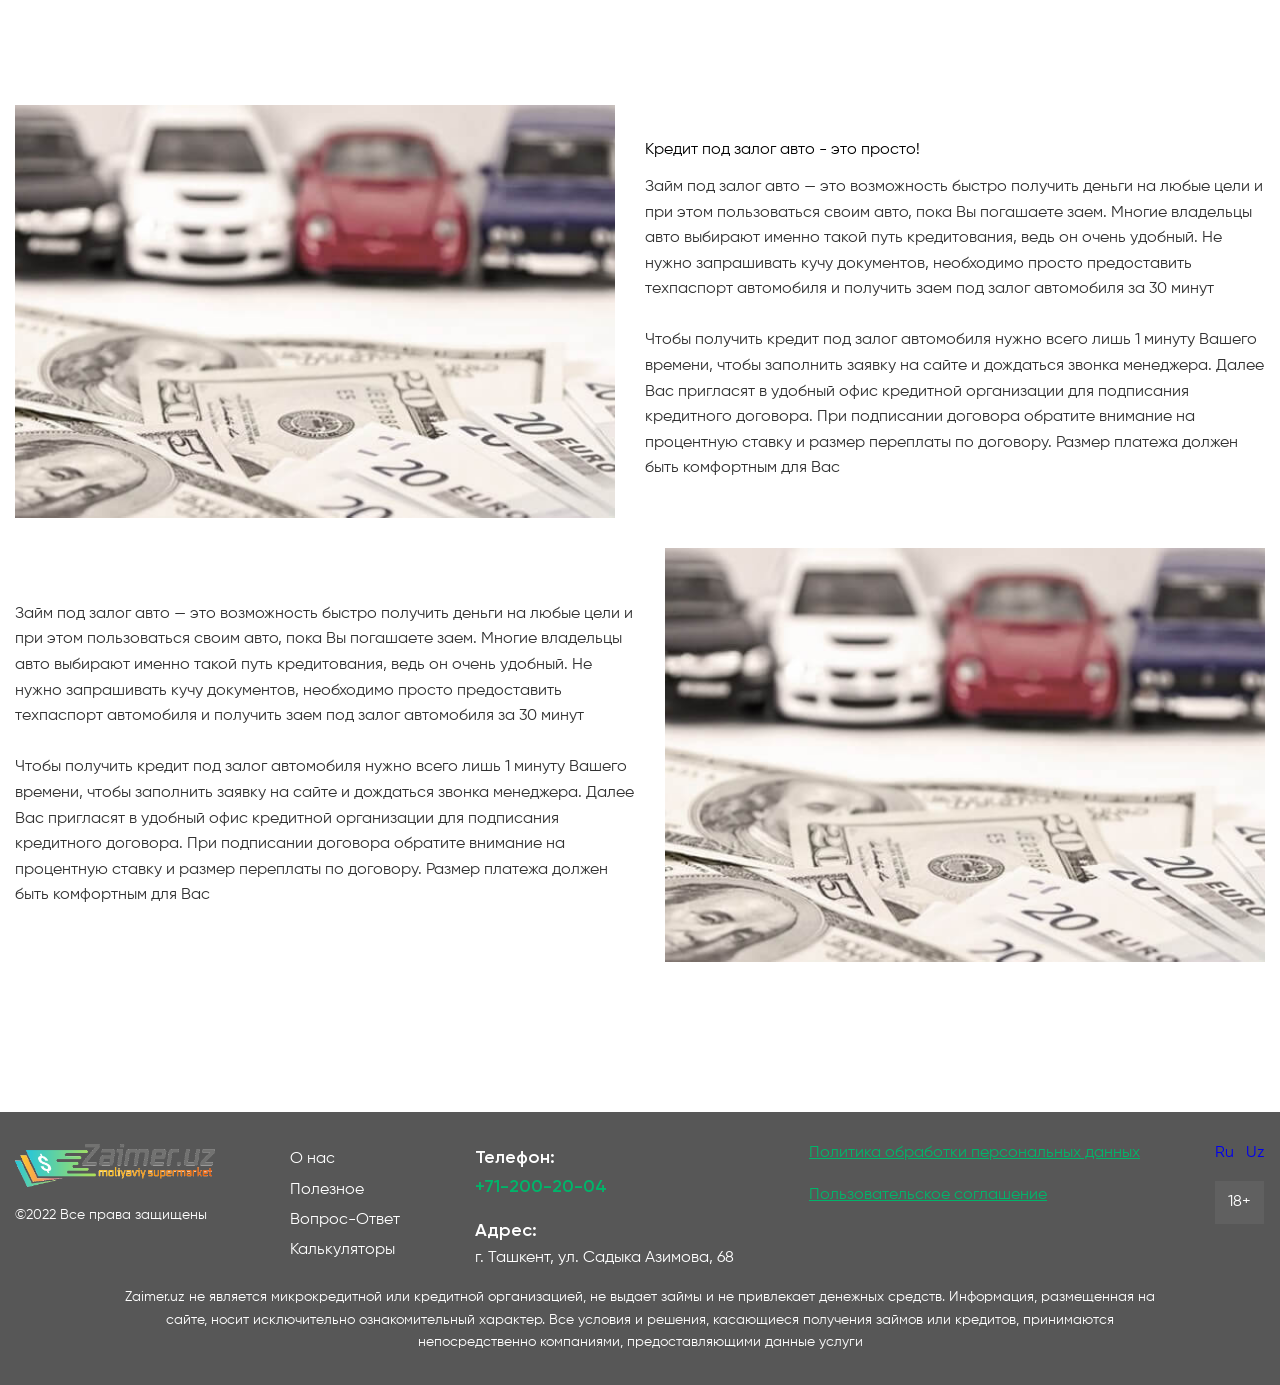
<file: deposit.html>
<!DOCTYPE html>
<html lang="en">
	<head>
		<meta charset="UTF-8" />
		<meta name="viewport" content="width=device-width, initial-scale=1.0" />
		<title>Document</title>
		<link rel="stylesheet" href="./css/style.css" />
	</head>
	<body>
		<div class="wrapper">
			<header class="header">
				<div class="container">
					<div class="header__wrapper">
						<a href="/" class="header__logo">
							<img src="./images/header/logo.png" alt="logo" />
						</a>

						<nav class="nav">
							<ul class="nav__list">
								<li class="nav__item">
									<a href="./credit-online.html" class="nav__link"
										>Кредит онлайн</a
									>
								</li>
								<li class="nav__item">
									<a href="./deposit.html" class="nav__link"
										>Кредит под залог авто</a
									>
								</li>
								<li class="nav__item">
									<a href="#" class="nav__link">Автокредит</a>
								</li>
								<li class="nav__item">
									<a href="#" class="nav__link">Авто в рассрочку</a>
								</li>
							</ul>
						</nav>

						<div class="header__lang">
							<a href="#" class="header__lang-item active">Ru</a>
							<a href="#" class="header__lang-item">Uz</a>
						</div>

						<div class="hamburger">
							<span></span>
						</div>
					</div>
				</div>
			</header>

			<main class="main otherpage depositpage">
				<section class="intro">
					<div class="container">
						<div class="intro__inner">
							<h1 class="intro__title">Кредит под залог авто</h1>
							<ul class="intro__list">
								<li class="intro__list-item">Машина остается у Вас</li>
								<li class="intro__list-item">Выдаем до 150 млн. сум</li>
								<li class="intro__list-item">Принимаем авто с 2000 года</li>
								<li class="intro__list-item">Деньги в этот же день</li>
							</ul>
							<a class="intro__link" href="#feedback">Онлайн заявка</a>
							<img
								class="intro__img"
								src="./images/deposit/intro_img.png"
								alt="img"
							/>
						</div>
					</div>
				</section>

				<section class="calculator">
					<div class="container">
						<h2 class="calculator__title">Рассчитайте ежемесячный платеж</h2>
						<div class="calculator__wrapper">
							<div class="calculator__items">
								<div class="calculator__item item">
									<span>Сумма кредита, сум</span>
									<div class="item__range">
										<input
											class="item__range-input sum__range-input range-input"
											type="range"
											min="5000000"
											max="150000000"
											step="1000000"
											value="5000000"
										/>
										<div class="item__bot">
											<div class="item__bot-step">5 000 000</div>
											<div class="item__bot-step">150 000 000</div>
										</div>
									</div>
									<input class="item__input sum__input" type="text" />
								</div>
								<div class="calculator__item item">
									<span>Срок кредитования, мес</span>
									<div class="item__range">
										<input
											class="item__range-input range-input term__range-input"
											type="range"
											min="0"
											max="21"
											value="0"
											step="3"
										/>
										<div class="item__bot">
											<div class="item__bot-step">3</div>
											<div class="item__bot-step">6</div>
											<div class="item__bot-step">9</div>
											<div class="item__bot-step">12</div>
											<div class="item__bot-step">15</div>
											<div class="item__bot-step">18</div>
											<div class="item__bot-step">21</div>
											<div class="item__bot-step">24</div>
										</div>
									</div>
									<input class="item__input term__input" type="text" />
								</div>
								<div class="calculator__item item">
									<span>Ежемесячный платеж составит, сум*</span>
									<input class="item__result" type="text" readonly />
								</div>
							</div>
							<div class="calculator__text">
								<strong>*Расчет является предварительным.</strong> Для более
								подробной информации по суммам, срокам и платежам необходимо
								обратиться по телефону: <a href="tel:971132272">97 113-22-72</a>
							</div>
						</div>
					</div>
				</section>

				<section class="requirement">
					<div class="container">
						<div class="requirement__inner">
							<h2 class="requirement__title">
								Требования к заемщику и автомобилю
							</h2>
							<div class="requirement__items">
								<div class="requirement__item">
									<div class="requirement__item-icon">
										<img
											src="./images/deposit/requirement_icon1.svg"
											alt="icon"
										/>
									</div>
									<h3 class="requirement__item-title">
										Требования к заемщику:
									</h3>
									<ul class="requirement__item-list">
										<li>
											<p>наличие авто на ходу</p>
										</li>
										<li>
											<p>возраст от 21 до 65 лет</p>
										</li>
										<li>
											<p>оригинал паспорта и техпаспорта</p>
										</li>
									</ul>
								</div>
								<div class="requirement__item">
									<img
										class="requirement__item-img"
										src="./images/deposit/requirement_img.png"
										alt=""
									/>
								</div>
								<div class="requirement__item">
									<div class="requirement__item-icon">
										<img
											src="./images/deposit/requirement_icon2.svg"
											alt="icon"
										/>
									</div>
									<h3 class="requirement__item-title">
										Требования к автомобилю:
									</h3>
									<ul class="requirement__item-list">
										<li>
											<p>не старше 2000 года</p>
										</li>
										<li>
											<p>на ходу</p>
										</li>
										<li>
											<p>не состоит в залоге или аресте</p>
										</li>
									</ul>
								</div>
							</div>
						</div>
					</div>
				</section>

				<section class="feedback" id="feedback">
					<div class="container">
						<div class="feedback__inner">
							<h2 class="feedback__title">
								Отправьте заявку на кредит прямо сейчас
							</h2>
							<p class="feedback__subtitle">И мы свяжемся с Вами</p>
							<form class="feedback__form" action="#">
								<div class="feedback__form-item item">
									<span class="item__head">Имя</span>
									<input class="feedback__form-input name-input" type="text" />
								</div>
								<div class="feedback__form-item item">
									<span class="item__head">Телефон</span>
									<span class="input__before">+998</span>
									<input
										class="feedback__form-input input__tel phone-input"
										type="tel"
										id="phone-wizard"
										autocomplete="off"
									/>
								</div>
								<div class="feedback__form-item item">
									<span class="item__head">Сумма</span>
									<input
										class="feedback__form-input sum sum-input feedback__sum"
										type="text"
									/>
								</div>
								<div class="feedback__form-item item">
									<span class="item__head">Город</span>
									<div class="select">
										<div class="select__top">
											<span class="select__top-text region-input">Регион</span>
											<svg><use xlink:href="./sprite.svg#arrow-bot"></use></svg>
										</div>

										<ul class="select__options options">
											<li class="options__item selected">
												<span>Ташкент</span>
											</li>
											<li class="options__item">
												<span>Нукус</span>
											</li>
											<li class="options__item">
												<span>Бухара</span>
											</li>
											<li class="options__item">
												<span>Джизак</span>
											</li>
											<li class="options__item">
												<span>Карши</span>
											</li>
											<li class="options__item">
												<span>Навои</span>
											</li>
											<li class="options__item">
												<span>Самарканд</span>
											</li>
											<li class="options__item">
												<span>Термез</span>
											</li>
											<li class="options__item">
												<span>Гулистан</span>
											</li>
											<li class="options__item">
												<span>Нурафшан</span>
											</li>
											<li class="options__item">
												<span>Фергана</span>
											</li>
											<li class="options__item">
												<span>Ургенч</span>
											</li>
										</ul>
									</div>
								</div>
								<div class="feedback__form-item item">
									<span class="item__head">Обеспечение</span>
									<div class="select">
										<div class="select__top">
											<span class="select__top-text provision-input"
												>Без обечпечение</span
											>
											<svg><use xlink:href="./sprite.svg#arrow-bot"></use></svg>
										</div>

										<ul class="select__options options">
											<li class="options__item selected">
												<span>Автомобиль</span>
											</li>
											<li class="options__item">
												<span>Золото</span>
											</li>
											<li class="options__item">
												<span>Квартира</span>
											</li>
											<li class="options__item">
												<span>Земельный участок</span>
											</li>
											<li class="options__item">
												<span>Без обеспечения</span>
											</li>
										</ul>
									</div>
								</div>
								<button class="feedback__form-btn" type="submit">
									Отправить заявку
								</button>
							</form>
						</div>
						<div class="feedback__thnks hidden">
							<h2 class="feedback__thnks-title">Спасибо!</h2>
							<p class="feedback__thnks-subtitle">Ваша заявка отправлена</p>
						</div>
					</div>
				</section>

				<section class="advantages">
					<div class="container">
						<div class="advantages__inner">
							<h2 class="advantages__title">Наши преимущества</h2>
							<p class="advantages__subtitle">
								Вы можете получить микрозайм под залог вашего авто на сумму от
								5 000 000 до 150 000 000 сум
							</p>
							<div class="advantages__items">
								<div class="advantages__item">
									<div class="advantages__item-icon">
										<img src="./images/deposit/advantages-1.svg" alt="icon" />
									</div>
									<h3 class="advantages__item-title">Машина остается у Вас</h3>
								</div>
								<div class="advantages__item">
									<div class="advantages__item-icon">
										<img src="./images/deposit/advantages-2.svg" alt="icon" />
									</div>
									<h3 class="advantages__item-title">
										Сумма микрозайма до 70% от оценки
									</h3>
								</div>
								<div class="advantages__item">
									<div class="advantages__item-icon">
										<img src="./images/deposit/advantages-3.svg" alt="icon" />
									</div>
									<h3 class="advantages__item-title">
										Минимальный пакет документов
									</h3>
								</div>
								<div class="advantages__item">
									<div class="advantages__item-icon">
										<img src="./images/deposit/advantages-4.svg" alt="icon" />
									</div>
									<h3 class="advantages__item-title">
										Все открыто и прозрачно
									</h3>
								</div>
							</div>
						</div>
					</div>
				</section>

				<section class="info">
					<div class="container">
						<div class="info__items">
							<div class="info__item">
								<div class="info__item-img">
									<img src="./images/deposit/info_img.jpg" alt="img" />
								</div>
								<div class="info__item-content">
									<div class="info__item-title">
										Кредит под залог авто - это просто!
									</div>
									<p class="info__item-text">
										Займ под залог авто — это возможность быстро получить деньги
										на любые цели и при этом пользоваться своим авто, пока Вы
										погашаете заем. Многие владельцы авто выбирают именно такой
										путь кредитования, ведь он очень удобный. Не нужно
										запрашивать кучу документов, необходимо просто предоставить
										техпаспорт автомобиля и получить заем под залог автомобиля
										за 30 минут
										<br /><br />
										Чтобы получить кредит под залог автомобиля нужно всего лишь
										1 минуту Вашего времени, чтобы заполнить заявку на сайте и
										дождаться звонка менеджера. Далее Вас пригласят в удобный
										офис кредитной организации для подписания кредитного
										договора. При подписании договора обратите внимание на
										процентную ставку и размер переплаты по договору. Размер
										платежа должен быть комфортным для Вас
									</p>
								</div>
							</div>
							<div class="info__item">
								<div class="info__item-img">
									<img src="./images/deposit/info_img.jpg" alt="img" />
								</div>
								<div class="info__item-content">
									<p class="info__item-text">
										Займ под залог авто — это возможность быстро получить деньги
										на любые цели и при этом пользоваться своим авто, пока Вы
										погашаете заем. Многие владельцы авто выбирают именно такой
										путь кредитования, ведь он очень удобный. Не нужно
										запрашивать кучу документов, необходимо просто предоставить
										техпаспорт автомобиля и получить заем под залог автомобиля
										за 30 минут
										<br /><br />
										Чтобы получить кредит под залог автомобиля нужно всего лишь
										1 минуту Вашего времени, чтобы заполнить заявку на сайте и
										дождаться звонка менеджера. Далее Вас пригласят в удобный
										офис кредитной организации для подписания кредитного
										договора. При подписании договора обратите внимание на
										процентную ставку и размер переплаты по договору. Размер
										платежа должен быть комфортным для Вас
									</p>
								</div>
							</div>
						</div>
						<div class="info__bot"></div>
					</div>
				</section>
			</main>

			<footer class="footer">
				<div class="container">
					<div class="footer__items">
						<div class="footer__item">
							<a href="/" class="footer__logo">
								<img src="./images/header/logo.png" alt="logo" />
							</a>
							<span class="footer__copyright"> ©2022 Все права защищены </span>
						</div>
						<div class="footer__item">
							<nav class="footer__nav">
								<ul class="footer__nav-list">
									<li>
										<a class="footer__nav-link" href="./about.html">О нас</a>
									</li>
									<li>
										<a class="footer__nav-link" href="./helpful.html"
											>Полезное</a
										>
									</li>
									<li>
										<a class="footer__nav-link" href="./faq.html"
											>Вопрос-Ответ</a
										>
									</li>
									<li>
										<a class="footer__nav-link" href="#">Калькуляторы</a>
									</li>
								</ul>
							</nav>
						</div>
						<div class="footer__item">
							<div class="footer__tel">
								Телефон: <br />
								<a href="tel:+712002004">+71-200-20-04</a>
							</div>
							<div class="footer__address">
								<span>Адрес:</span> г. Ташкент, ул. Садыка Азимова, 68
							</div>
						</div>
						<div class="footer__item">
							<a class="footer__policy" href="#">
								Политика обработки персональных данных
							</a>
							<a class="footer__agreement" href="#">
								Пользовательское соглашение
							</a>
						</div>
						<div class="footer__item">
							<div class="footer__lang">
								<a href="#" class="footer__lang-item active">Ru</a>
								<a href="#" class="footer__lang-item">Uz</a>
							</div>
							<div class="footer__age">18+</div>
						</div>
					</div>
					<p class="footer__text">
						Zaimer.uz не является микрокредитной или кредитной организацией, не
						выдает займы и не привлекает денежных средств. Информация,
						размещенная на сайте, носит исключительно ознакомительный характер.
						Все условия и решения, касающиеся получения займов или кредитов,
						принимаются непосредственно компаниями, предоставляющими данные
						услуги
					</p>
				</div>
			</footer>
		</div>

		<script src="./js/imask.js"></script>
		<script src="./js/script.js"></script>
	</body>
</html>
</file>
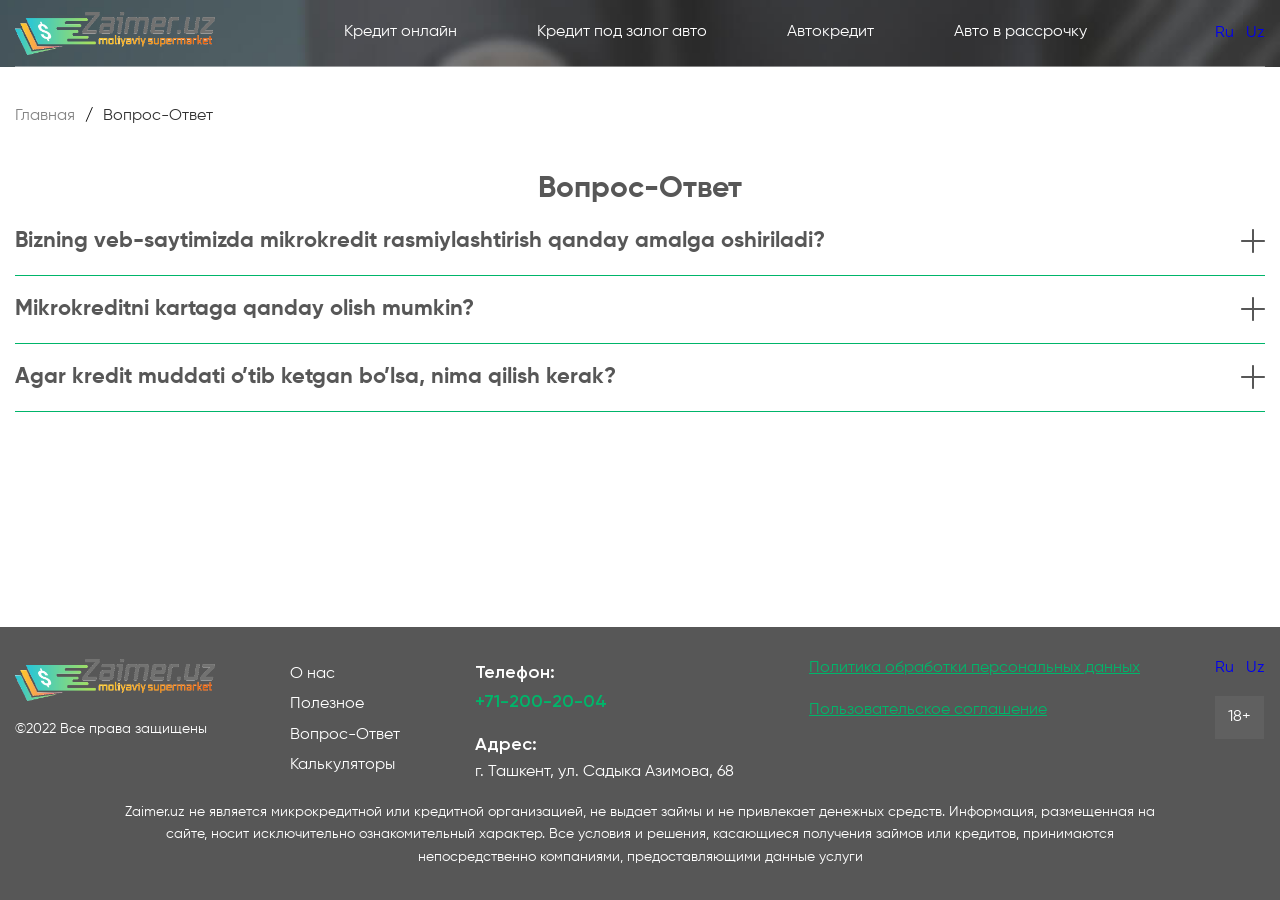
<file: faq.html>
<!DOCTYPE html>
<html lang="en">
	<head>
		<meta charset="UTF-8" />
		<meta name="viewport" content="width=device-width, initial-scale=1.0" />
		<title>Document</title>
		<link rel="stylesheet" href="./css/style.css" />
	</head>
	<body>
		<div class="wrapper">
			<header class="header">
				<div class="container">
					<div class="header__wrapper">
						<a href="/" class="header__logo">
							<img src="./images/header/logo.png" alt="logo" />
						</a>

						<nav class="nav">
							<ul class="nav__list">
								<li class="nav__item">
									<a href="./credit-online.html" class="nav__link"
										>Кредит онлайн</a
									>
								</li>
								<li class="nav__item">
									<a href="./deposit.html" class="nav__link"
										>Кредит под залог авто</a
									>
								</li>
								<li class="nav__item">
									<a href="#" class="nav__link">Автокредит</a>
								</li>
								<li class="nav__item">
									<a href="#" class="nav__link">Авто в рассрочку</a>
								</li>
							</ul>
						</nav>

						<div class="header__lang">
							<a href="#" class="header__lang-item active">Ru</a>
							<a href="#" class="header__lang-item">Uz</a>
						</div>

						<div class="hamburger">
							<span></span>
						</div>
					</div>
				</div>
			</header>

			<main class="main otherpage faqpage">
				<div class="breadcrumbs">
					<div class="container">
						<ul class="breadcrumbs__list">
							<li class="breadcrumbs__link">
								<a href="#">Главная</a>
							</li>
							/
							<li class="breadcrumbs__link">
								<span>Вопрос-Ответ</span>
							</li>
						</ul>
					</div>
				</div>

				<section class="faq">
					<div class="container">
						<h1 class="faq__title">Вопрос-Ответ</h1>
						<div class="faq__items">
							<div class="faq__item">
								<div class="faq__top">
									<h3 class="faq__item-title">
										Bizning veb-saytimizda mikrokredit rasmiylashtirish qanday
										amalga oshiriladi?
									</h3>
									<svg class="faq__item-icon">
										<use xlink:href="./sprite.svg#plus-icon"></use>
									</svg>
								</div>
								<div class="faq__item-content">
									Veb-saytimizda mikrokredit olish uchun ariza topshirish
									O‘zbekistonda mikrokredit olishning eng tezkor usuli
									hisoblanadi. <br />
									Zaimer.uz veb-saytida ariza to’ldirishga o’tish uchun saytning
									asosiy sahifasida kredit parametrlarini ko’rsating: kredit
									turi, miqdori va muddati. «Qidirish»-ni bosing. <br />
									Keyin, sizga kerakli kredit tashkilotini tanlashingiz mumkin
									bo’lgan alohida sahifaga yo’naltirilasiz. <br />
									Sizga mos keladigan MKT ni tanlang va «Onlayn ariza» tugmasini
									bosing. <br />
									O’zingiz haqingizda ma’lumot kiriting: FIO va mobil
									telefoningiz. <br />
									Keyingi bosqichda «Arizani yuborish» tugmasini bosing. Sizning
									arizangiz hozir MKT tomonidan ko’rib chiqilmoqda. <br />
									Shundan so’ng menejerimiz sizga qo’ng’iroq qiladi va kreditlar
									haqida to’liq ma’lumot beradi. <br />
								</div>
							</div>
							<div class="faq__item">
								<div class="faq__top">
									<h3 class="faq__item-title">
										Mikrokreditni kartaga qanday olish mumkin?
									</h3>
									<svg class="faq__item-icon">
										<use xlink:href="./sprite.svg#plus-icon"></use>
									</svg>
								</div>
								<div class="faq__item-content">
									Karta bo’yicha mikrokredit olish – qarz mablag’larini
									o’tkazishning eng mashxur usuli. Bundan tashqari, undan
									O’zbekistondagi aksariyat mikrokredit tashkilotlari
									foydalanadi. Bank kartasiga mikrokredit olish uchun sizga
									quyidagilar kerak: <br />
									Mikroqarz miqdori va muddati to’g’risida aniqlik kiritish.
									<br />
									Sizga mos keladigan MKT ni tanlash. <br />
									Bizning veb-saytimizda arizani to’ldirishga o’tish. <br />
									Arizada siz o’zingizning aloqa ma’lumotlaringizni
									ko’rsatishingiz kerak. Buni to’g’ri bajarish juda muhim, aks
									holda ariza rad etilishi mumkin. <br />
									Naqd yoki kartada kredit olish uchun siz kredit muassasasi
									ofisiga borishingiz kerak bo’ladi. <br />
									Qarz tasdiqlangandan so’ng, pul kartangizga imkon qadar tez
									fursatda tushadi. Bank kartasi ishlaydigan va arizachiga
									tegishli bo’lishi kerak. <br />
								</div>
							</div>
							<div class="faq__item">
								<div class="faq__top">
									<h3 class="faq__item-title">
										Agar kredit muddati o’tib ketgan bo’lsa, nima qilish kerak?
									</h3>
									<svg class="faq__item-icon">
										<use xlink:href="./sprite.svg#plus-icon"></use>
									</svg>
								</div>
								<div class="faq__item-content">
									Agar biron bir noxush holat yuz bergan bo’lsa va siz kreditni
									o’z vaqtida yopa olmasangiz: hech qanday holatda qarz
									beruvchidan yashirinmang. Bu vaziyatni yanada og’irlashtiradi
									va kredit bo’yicha ortiqcha to’lovlar miqdorini oshiradi.
									<br />
									Agar siz kerakli miqdorni o’z vaqtida kirita olmasligingizni
									tushunsangiz, kredit tashkilotining qo’llab-quvvatlash
									xizmatiga murojaat qiling. Vaziyatni va qarzni to’lay
									olmasligingiz sabablarini tasvirlab bering. Menejer sizga
									vaziyatni hal qilish variantlarini taklif qiladi. <br />
									Aksariyat tashkilotlar kreditni uzaytirish yoki to’lovni
									kechiktirish kabi xizmatga ega. Bu sizning iltimosingiz
									bo’yicha, kredit bo’yicha foizlar to’langanidan keyin taqdim
									etiladi. Bunday holda, siz MKTga faqat kredit bo’yicha
									foizlarni, keyin esa asosiy qarzni to’lashingiz kerak bo’ladi.
									<br />
									Foizlarni to’laganingizdan so’ng, siz kredit muddatini biroz
									uzaytirishingiz mumkin. Ular qolgan qarzni teng to’lovlarga
									ajratadilar va yangi to’lov jadvalini taklif qiladilar. <br />
									Shuningdek, mikrokredit olishdan oldin sug’urta qilishni
									tavsiya etamiz. U favqulodda holatlarda yordam beradi. Deyarli
									barcha MKTlar ishga layoqatsizli natijasida bo’ladigan
									holatlarni, kreditlarning qaytarilmasligi xavfidan sug’urta
									qilishni taklif qiladilar.
								</div>
							</div>
						</div>
					</div>
				</section>
			</main>

			<footer class="footer">
				<div class="container">
					<div class="footer__items">
						<div class="footer__item">
							<a href="/" class="footer__logo">
								<img src="./images/header/logo.png" alt="logo" />
							</a>
							<span class="footer__copyright"> ©2022 Все права защищены </span>
						</div>
						<div class="footer__item">
							<nav class="footer__nav">
								<ul class="footer__nav-list">
									<li>
										<a class="footer__nav-link" href="./about.html">О нас</a>
									</li>
									<li>
										<a class="footer__nav-link" href="./helpful.html"
											>Полезное</a
										>
									</li>
									<li>
										<a class="footer__nav-link" href="./faq.html"
											>Вопрос-Ответ</a
										>
									</li>
									<li>
										<a class="footer__nav-link" href="#">Калькуляторы</a>
									</li>
								</ul>
							</nav>
						</div>
						<div class="footer__item">
							<div class="footer__tel">
								Телефон: <br />
								<a href="tel:+712002004">+71-200-20-04</a>
							</div>
							<div class="footer__address">
								<span>Адрес:</span> г. Ташкент, ул. Садыка Азимова, 68
							</div>
						</div>
						<div class="footer__item">
							<a class="footer__policy" href="#">
								Политика обработки персональных данных
							</a>
							<a class="footer__agreement" href="#">
								Пользовательское соглашение
							</a>
						</div>
						<div class="footer__item">
							<div class="footer__lang">
								<a href="#" class="footer__lang-item active">Ru</a>
								<a href="#" class="footer__lang-item">Uz</a>
							</div>
							<div class="footer__age">18+</div>
						</div>
					</div>
					<p class="footer__text">
						Zaimer.uz не является микрокредитной или кредитной организацией, не
						выдает займы и не привлекает денежных средств. Информация,
						размещенная на сайте, носит исключительно ознакомительный характер.
						Все условия и решения, касающиеся получения займов или кредитов,
						принимаются непосредственно компаниями, предоставляющими данные
						услуги
					</p>
				</div>
			</footer>
		</div>

		<script src="./js/script.js"></script>
	</body>
</html>
</file>
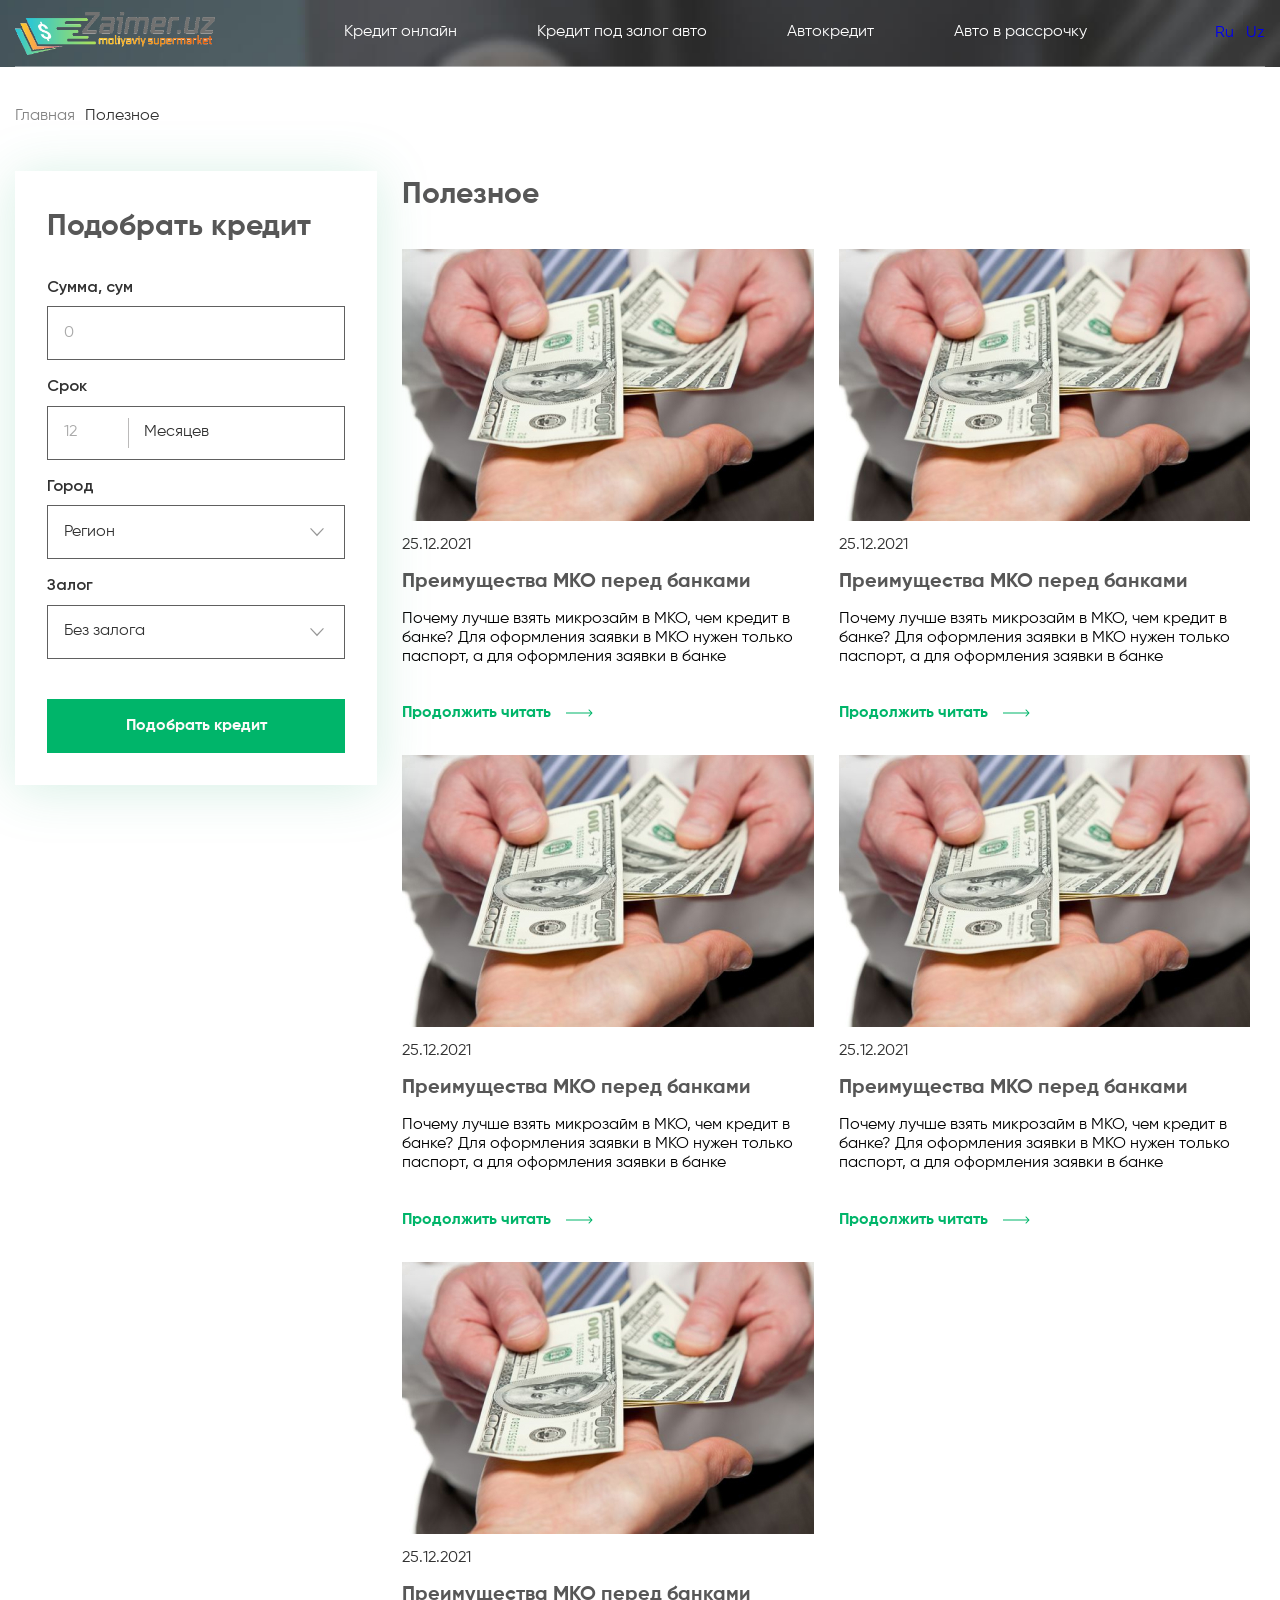
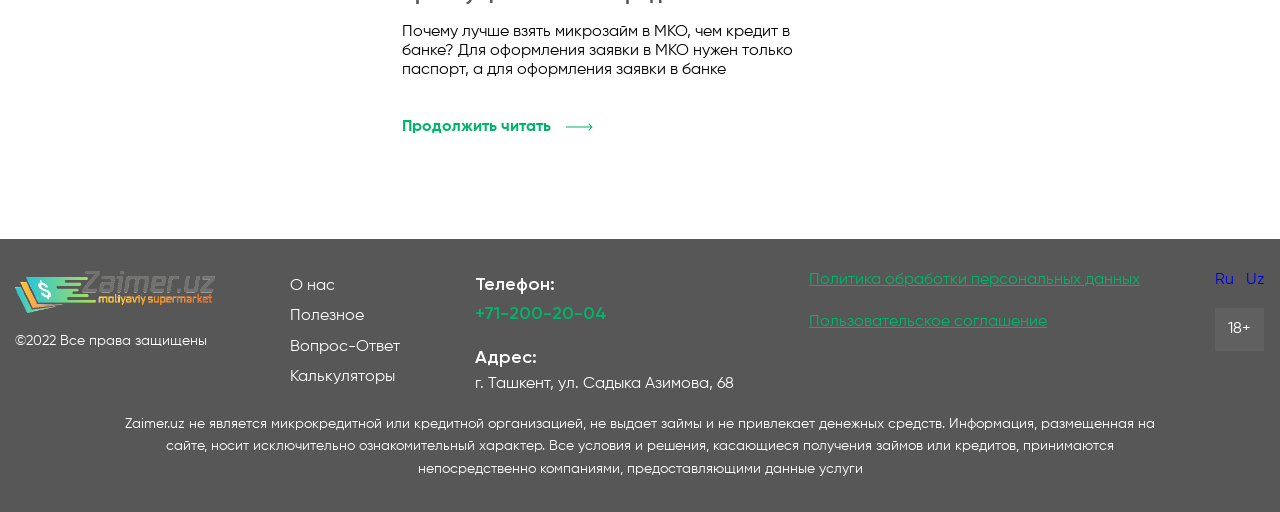
<file: helpful.html>
<!DOCTYPE html>
<html lang="en">
	<head>
		<meta charset="UTF-8" />
		<meta name="viewport" content="width=device-width, initial-scale=1.0" />
		<title>Document</title>
		<link rel="stylesheet" href="./css/style.css" />
	</head>
	<body>
		<div class="wrapper">
			<header class="header">
				<div class="container">
					<div class="header__wrapper">
						<a href="/" class="header__logo">
							<img src="./images/header/logo.png" alt="logo" />
						</a>

						<nav class="nav">
							<ul class="nav__list">
								<li class="nav__item">
									<a href="./credit-online.html" class="nav__link"
										>Кредит онлайн</a
									>
								</li>
								<li class="nav__item">
									<a href="./deposit.html" class="nav__link"
										>Кредит под залог авто</a
									>
								</li>
								<li class="nav__item">
									<a href="#" class="nav__link">Автокредит</a>
								</li>
								<li class="nav__item">
									<a href="#" class="nav__link">Авто в рассрочку</a>
								</li>
							</ul>
						</nav>

						<div class="header__lang">
							<a href="#" class="header__lang-item active">Ru</a>
							<a href="#" class="header__lang-item">Uz</a>
						</div>

						<div class="hamburger">
							<span></span>
						</div>
					</div>
				</div>
			</header>

			<main class="main otherpage">
				<div class="breadcrumbs">
					<div class="container">
						<ul class="breadcrumbs__list">
							<li class="breadcrumbs__link">
								<a href="#">Главная</a>
							</li>
							<li class="breadcrumbs__link">
								<span>Полезное</span>
							</li>
						</ul>
					</div>
				</div>

				<section class="helpful">
					<div class="container">
						<div class="helpful__wrapper">
							<div class="filter">
								<h1 class="filter__title">Подобрать кредит</h1>
								<div class="filter__form form">
									<div class="form__item item">
										<span class="item__head">Сумма, сум</span>
										<input
											class="item__input sum filter__sum"
											type="text"
											placeholder="0"
										/>
									</div>
									<div class="form__item item item__term">
										<span class="item__head">Срок</span>
										<div class="item__inner">
											<input
												class="item__input filter__term term"
												type="number"
												placeholder="12"
											/>
											<span>Месяцев</span>
										</div>
									</div>
									<div class="form__item item">
										<span class="item__head">Город</span>

										<div class="select">
											<div class="select__top">
												<span class="select__top-text region">Регион</span>
												<svg>
													<use xlink:href="./sprite.svg#arrow-bot"></use>
												</svg>
											</div>

											<ul class="select__options options">
												<li class="options__item selected">
													<span>Ташкент</span>
												</li>
												<li class="options__item">
													<span>Нукус</span>
												</li>
												<li class="options__item">
													<span>Бухара</span>
												</li>
												<li class="options__item">
													<span>Джизак</span>
												</li>
												<li class="options__item">
													<span>Карши</span>
												</li>
												<li class="options__item">
													<span>Навои</span>
												</li>
												<li class="options__item">
													<span>Самарканд</span>
												</li>
												<li class="options__item">
													<span>Термез</span>
												</li>
												<li class="options__item">
													<span>Гулистан</span>
												</li>
												<li class="options__item">
													<span>Нурафшан</span>
												</li>
												<li class="options__item">
													<span>Фергана</span>
												</li>
												<li class="options__item">
													<span>Ургенч</span>
												</li>
											</ul>
										</div>
									</div>
									<div class="form__item item">
										<span class="item__head">Залог</span>

										<div class="select">
											<div class="select__top">
												<span class="select__top-text deposit">Без залога</span>
												<svg>
													<use xlink:href="./sprite.svg#arrow-bot"></use>
												</svg>
											</div>

											<ul class="select__options options">
												<li class="options__item selected">
													<span>Автомобиль</span>
												</li>
												<li class="options__item">
													<span>Квартира</span>
												</li>
												<li class="options__item">
													<span>Жилой дом</span>
												</li>
												<li class="options__item">
													<span>Земельный участок</span>
												</li>
												<li class="options__item">
													<span>Золото</span>
												</li>
												<li class="options__item">
													<span>Прочее</span>
												</li>
											</ul>
										</div>
									</div>
									<a href="#" class="form__btn filter__btn">Подобрать кредит</a>
								</div>
							</div>
							<div class="helpful__content">
								<h1 class="helpful__title">Полезное</h1>
								<div class="helpful__items">
									<div class="helpful__item">
										<div class="helpful__item-img">
											<img src="./images/helpful/img-1.jpg" alt="img" />
										</div>
										<span class="helpful__item-date">25.12.2021</span>
										<h3 class="helpful__item-title">
											Преимущества МКО перед банками
										</h3>
										<div class="helpful__item-descr">
											Почему лучше взять микрозайм в МКО, чем кредит в банке?
											Для оформления заявки в МКО нужен только паспорт, а для
											оформления заявки в банке
										</div>
										<a class="helpful__item-link" href="./article.html">
											Продолжить читать
											<svg>
												<use xlink:href="./sprite.svg#arrow-right"></use>
											</svg>
										</a>
									</div>
									<div class="helpful__item">
										<div class="helpful__item-img">
											<img src="./images/helpful/img-1.jpg" alt="img" />
										</div>
										<span class="helpful__item-date">25.12.2021</span>
										<h3 class="helpful__item-title">
											Преимущества МКО перед банками
										</h3>
										<div class="helpful__item-descr">
											Почему лучше взять микрозайм в МКО, чем кредит в банке?
											Для оформления заявки в МКО нужен только паспорт, а для
											оформления заявки в банке
										</div>
										<a class="helpful__item-link" href="./article.html">
											Продолжить читать
											<svg>
												<use xlink:href="./sprite.svg#arrow-right"></use>
											</svg>
										</a>
									</div>
									<div class="helpful__item">
										<div class="helpful__item-img">
											<img src="./images/helpful/img-1.jpg" alt="img" />
										</div>
										<span class="helpful__item-date">25.12.2021</span>
										<h3 class="helpful__item-title">
											Преимущества МКО перед банками
										</h3>
										<div class="helpful__item-descr">
											Почему лучше взять микрозайм в МКО, чем кредит в банке?
											Для оформления заявки в МКО нужен только паспорт, а для
											оформления заявки в банке
										</div>
										<a class="helpful__item-link" href="./article.html">
											Продолжить читать
											<svg>
												<use xlink:href="./sprite.svg#arrow-right"></use>
											</svg>
										</a>
									</div>
									<div class="helpful__item">
										<div class="helpful__item-img">
											<img src="./images/helpful/img-1.jpg" alt="img" />
										</div>
										<span class="helpful__item-date">25.12.2021</span>
										<h3 class="helpful__item-title">
											Преимущества МКО перед банками
										</h3>
										<div class="helpful__item-descr">
											Почему лучше взять микрозайм в МКО, чем кредит в банке?
											Для оформления заявки в МКО нужен только паспорт, а для
											оформления заявки в банке
										</div>
										<a class="helpful__item-link" href="./article.html">
											Продолжить читать
											<svg>
												<use xlink:href="./sprite.svg#arrow-right"></use>
											</svg>
										</a>
									</div>
									<div class="helpful__item">
										<div class="helpful__item-img">
											<img src="./images/helpful/img-1.jpg" alt="img" />
										</div>
										<span class="helpful__item-date">25.12.2021</span>
										<h3 class="helpful__item-title">
											Преимущества МКО перед банками
										</h3>
										<div class="helpful__item-descr">
											Почему лучше взять микрозайм в МКО, чем кредит в банке?
											Для оформления заявки в МКО нужен только паспорт, а для
											оформления заявки в банке
										</div>
										<a class="helpful__item-link" href="./article.html">
											Продолжить читать
											<svg>
												<use xlink:href="./sprite.svg#arrow-right"></use>
											</svg>
										</a>
									</div>
								</div>
							</div>
						</div>
					</div>
				</section>
			</main>

			<footer class="footer">
				<div class="container">
					<div class="footer__items">
						<div class="footer__item">
							<a href="/" class="footer__logo">
								<img src="./images/header/logo.png" alt="logo" />
							</a>
							<span class="footer__copyright"> ©2022 Все права защищены </span>
						</div>
						<div class="footer__item">
							<nav class="footer__nav">
								<ul class="footer__nav-list">
									<li>
										<a class="footer__nav-link" href="./about.html">О нас</a>
									</li>
									<li>
										<a class="footer__nav-link" href="./helpful.html"
											>Полезное</a
										>
									</li>
									<li>
										<a class="footer__nav-link" href="./faq.html"
											>Вопрос-Ответ</a
										>
									</li>
									<li>
										<a class="footer__nav-link" href="#">Калькуляторы</a>
									</li>
								</ul>
							</nav>
						</div>
						<div class="footer__item">
							<div class="footer__tel">
								Телефон: <br />
								<a href="tel:+712002004">+71-200-20-04</a>
							</div>
							<div class="footer__address">
								<span>Адрес:</span> г. Ташкент, ул. Садыка Азимова, 68
							</div>
						</div>
						<div class="footer__item">
							<a class="footer__policy" href="#">
								Политика обработки персональных данных
							</a>
							<a class="footer__agreement" href="#">
								Пользовательское соглашение
							</a>
						</div>
						<div class="footer__item">
							<div class="footer__lang">
								<a href="#" class="footer__lang-item active">Ru</a>
								<a href="#" class="footer__lang-item">Uz</a>
							</div>
							<div class="footer__age">18+</div>
						</div>
					</div>
					<p class="footer__text">
						Zaimer.uz не является микрокредитной или кредитной организацией, не
						выдает займы и не привлекает денежных средств. Информация,
						размещенная на сайте, носит исключительно ознакомительный характер.
						Все условия и решения, касающиеся получения займов или кредитов,
						принимаются непосредственно компаниями, предоставляющими данные
						услуги
					</p>
				</div>
			</footer>
		</div>

		<script src="./js/imask.js"></script>
		<script src="./js/script.js"></script>
	</body>
</html>
</file>
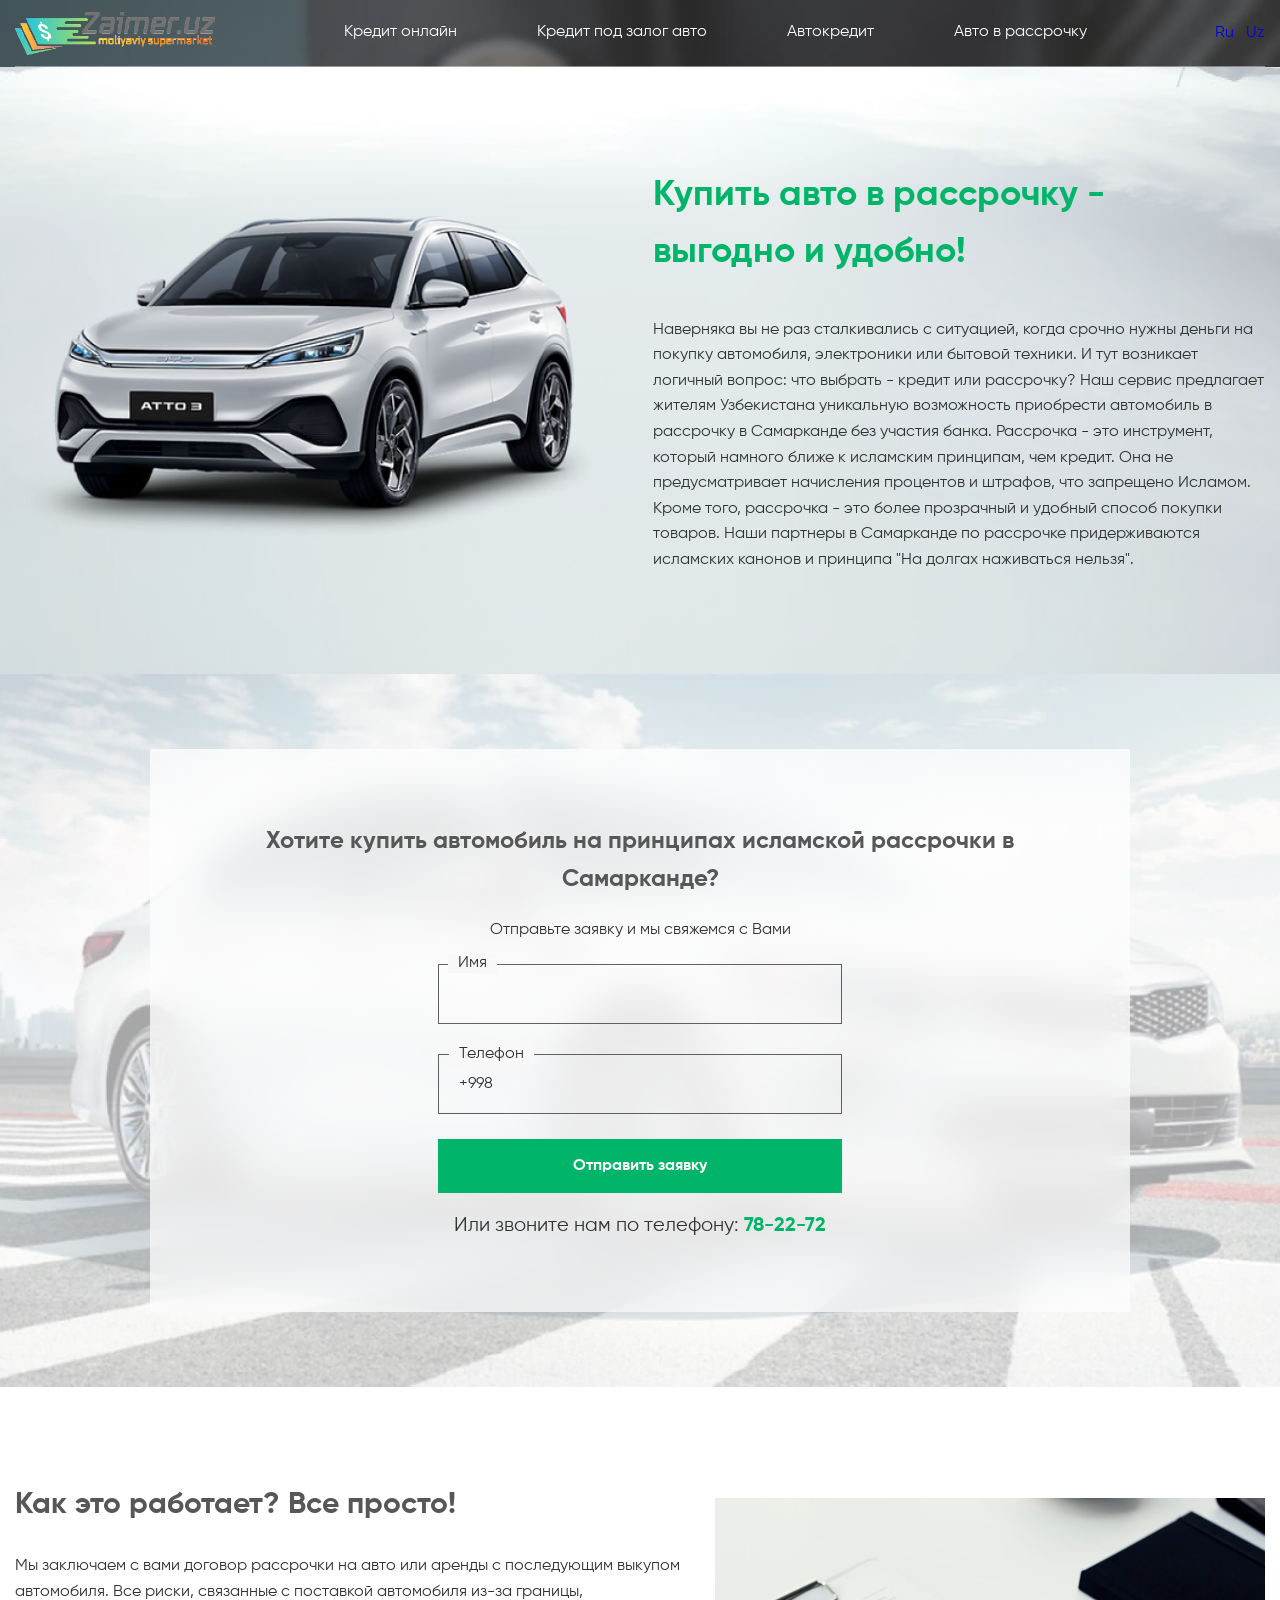
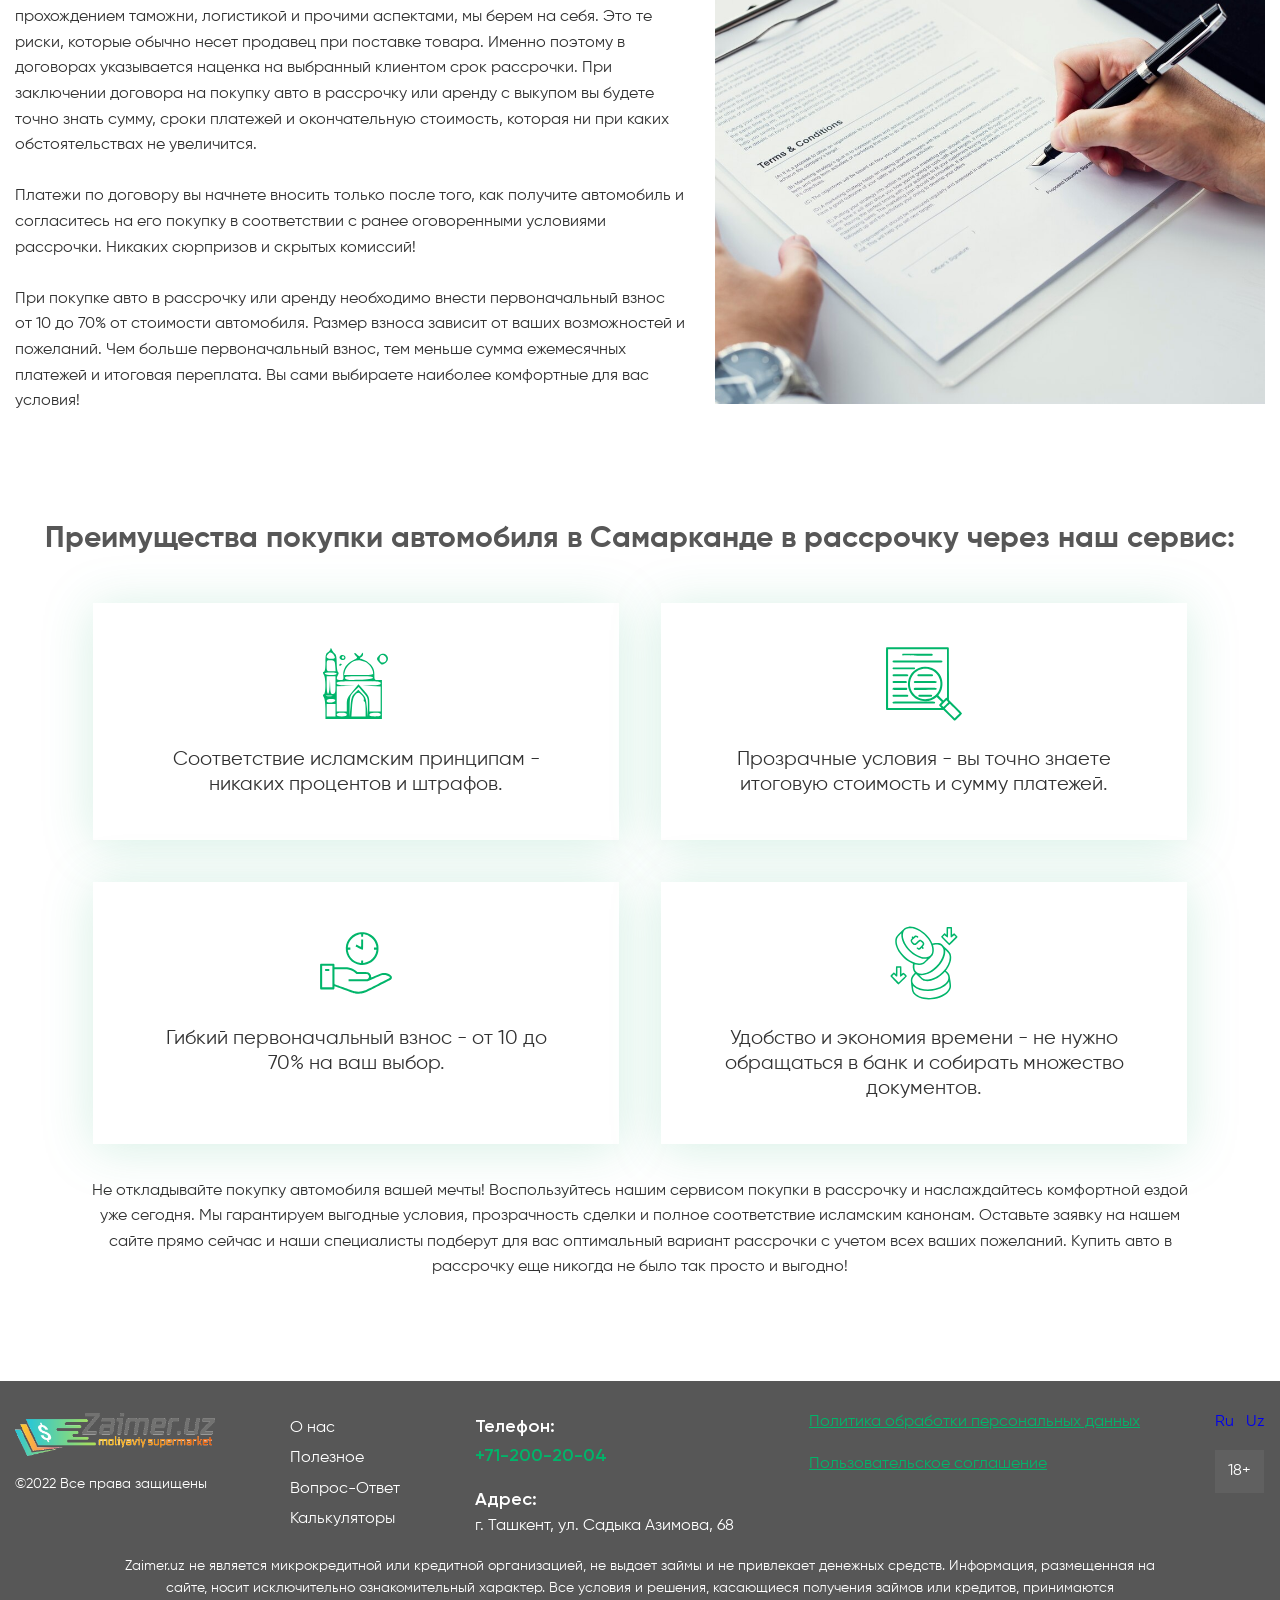
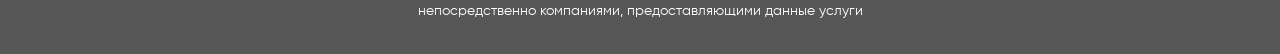
<file: installments.html>
<!DOCTYPE html>
<html lang="en">
	<head>
		<meta charset="UTF-8" />
		<meta name="viewport" content="width=device-width, initial-scale=1.0" />
		<title>Document</title>
		<link rel="stylesheet" href="./css/style.css" />
	</head>
	<body>
		<div class="wrappear">
			<header class="header">
				<div class="container">
					<div class="header__wrapper">
						<a href="/" class="header__logo">
							<img src="./images/header/logo.png" alt="logo" />
						</a>

						<nav class="nav">
							<ul class="nav__list">
								<li class="nav__item">
									<a href="./credit-online.html" class="nav__link"
										>Кредит онлайн</a
									>
								</li>
								<li class="nav__item">
									<a href="./deposit.html" class="nav__link"
										>Кредит под залог авто</a
									>
								</li>
								<li class="nav__item">
									<a href="#" class="nav__link">Автокредит</a>
								</li>
								<li class="nav__item">
									<a href="#" class="nav__link">Авто в рассрочку</a>
								</li>
							</ul>
						</nav>

						<div class="header__lang">
							<a href="#" class="header__lang-item active">Ru</a>
							<a href="#" class="header__lang-item">Uz</a>
						</div>

						<div class="hamburger">
							<span></span>
						</div>
					</div>
				</div>
			</header>

			<main class="main otherpage installmentspage">
				<section class="intro">
					<div class="container">
						<div class="intro__wrapper">
							<div class="intro__img">
								<img src="./images/installments/byd.png" alt="img" />
							</div>
							<div class="intro__content">
								<h1 class="intro__title">
									Купить авто в рассрочку - выгодно и удобно!
								</h1>
								<p class="intro__text">
									Наверняка вы не раз сталкивались с ситуацией, когда срочно
									нужны деньги на покупку автомобиля, электроники или бытовой
									техники. И тут возникает логичный вопрос: что выбрать - кредит
									или рассрочку? Наш сервис предлагает жителям Узбекистана
									уникальную возможность приобрести автомобиль в рассрочку в
									Самарканде без участия банка. Рассрочка - это инструмент,
									который намного ближе к исламским принципам, чем кредит. Она
									не предусматривает начисления процентов и штрафов, что
									запрещено Исламом. Кроме того, рассрочка - это более
									прозрачный и удобный способ покупки товаров. Наши партнеры в
									Самарканде по рассрочке придерживаются исламских канонов и
									принципа "На долгах наживаться нельзя".
								</p>
							</div>
						</div>
					</div>
				</section>

				<section class="feedback">
					<div class="container">
						<div class="feedback__inner">
							<h2 class="feedback__title">
								Хотите купить автомобиль на принципах исламской рассрочки в
								Самарканде?
							</h2>
							<p class="feedback__subtitle">
								Отправьте заявку и мы свяжемся с Вами
							</p>
							<form class="feedback__form form" action="#">
								<div class="form__item">
									<span>Имя</span>
									<input class="form__item-input" type="text" />
								</div>
								<div class="form__item">
									<span>Телефон</span>
									<span class="input__before">+998</span>
									<input
										class="form__item-input phone-input"
										type="tel"
										id="phone-wizard"
										autocomplete="off"
									/>
								</div>
								<button class="form__btn" type="submit">
									Отправить заявку
								</button>
							</form>
							<div class="feedback__tel">
								<p>
									Или звоните нам по телефону:
									<a href="tel:+998971132272">78-22-72</a>
								</p>
							</div>
						</div>
					</div>
				</section>

				<section class="howitworks">
					<div class="container">
						<div class="howitworks__wrapper">
							<div class="howitworks__content">
								<h2 class="howitworks__title">Как это работает? Все просто!</h2>
								<p class="howitworks__text">
									Мы заключаем с вами договор рассрочки на авто или аренды с
									последующим выкупом автомобиля. Все риски, связанные с
									поставкой автомобиля из-за границы, прохождением таможни,
									логистикой и прочими аспектами, мы берем на себя. Это те
									риски, которые обычно несет продавец при поставке товара.
									Именно поэтому в договорах указывается наценка на выбранный
									клиентом срок рассрочки. При заключении договора на покупку
									авто в рассрочку или аренду с выкупом вы будете точно знать
									сумму, сроки платежей и окончательную стоимость, которая ни
									при каких обстоятельствах не увеличится.
									<br /><br />
									Платежи по договору вы начнете вносить только после того, как
									получите автомобиль и согласитесь на его покупку в
									соответствии с ранее оговоренными условиями рассрочки. Никаких
									сюрпризов и скрытых комиссий!
									<br /><br />
									При покупке авто в рассрочку или аренду необходимо внести
									первоначальный взнос от 10 до 70% от стоимости автомобиля.
									Размер взноса зависит от ваших возможностей и пожеланий. Чем
									больше первоначальный взнос, тем меньше сумма ежемесячных
									платежей и итоговая переплата. Вы сами выбираете наиболее
									комфортные для вас условия!
								</p>
							</div>
							<div class="howitworks__img">
								<img src="./images/installments/howitworks.jpg" alt="img" />
							</div>
						</div>
					</div>
				</section>

				<section class="principles">
					<div class="container">
						<h1 class="principles__title">
							Преимущества покупки автомобиля в Самарканде в рассрочку через наш
							сервис:
						</h1>
						<div class="principles__items">
							<div class="principles__item">
								<div class="principles__item-icon">
									<img src="./images/installments/icon-1.svg" alt="icon" />
								</div>
								<h3 class="principles__item-title">
									Соответствие исламским принципам - никаких процентов и
									штрафов.
								</h3>
							</div>
							<div class="principles__item">
								<div class="principles__item-icon">
									<img src="./images/installments/icon-2.svg" alt="icon" />
								</div>
								<h3 class="principles__item-title">
									Прозрачные условия - вы точно знаете итоговую стоимость и
									сумму платежей.
								</h3>
							</div>
							<div class="principles__item">
								<div class="principles__item-icon">
									<img src="./images/installments/icon-3.svg" alt="icon" />
								</div>
								<h3 class="principles__item-title">
									Гибкий первоначальный взнос - от 10 до 70% на ваш выбор.
								</h3>
							</div>
							<div class="principles__item">
								<div class="principles__item-icon">
									<img src="./images/installments/icon-4.svg" alt="icon" />
								</div>
								<h3 class="principles__item-title">
									Удобство и экономия времени - не нужно обращаться в банк и
									собирать множество документов.
								</h3>
							</div>
						</div>

						<p class="principles__text">
							Не откладывайте покупку автомобиля вашей мечты! Воспользуйтесь
							нашим сервисом покупки в рассрочку и наслаждайтесь комфортной
							ездой уже сегодня. Мы гарантируем выгодные условия, прозрачность
							сделки и полное соответствие исламским канонам. Оставьте заявку на
							нашем сайте прямо сейчас и наши специалисты подберут для вас
							оптимальный вариант рассрочки с учетом всех ваших пожеланий.
							Купить авто в рассрочку еще никогда не было так просто и выгодно!
						</p>
					</div>
				</section>
			</main>

			<footer class="footer">
				<div class="container">
					<div class="footer__items">
						<div class="footer__item">
							<a href="/" class="footer__logo">
								<img src="./images/header/logo.png" alt="logo" />
							</a>
							<span class="footer__copyright"> ©2022 Все права защищены </span>
						</div>
						<div class="footer__item">
							<nav class="footer__nav">
								<ul class="footer__nav-list">
									<li>
										<a class="footer__nav-link" href="./about.html">О нас</a>
									</li>
									<li>
										<a class="footer__nav-link" href="./helpful.html"
											>Полезное</a
										>
									</li>
									<li>
										<a class="footer__nav-link" href="./faq.html"
											>Вопрос-Ответ</a
										>
									</li>
									<li>
										<a class="footer__nav-link" href="#">Калькуляторы</a>
									</li>
								</ul>
							</nav>
						</div>
						<div class="footer__item">
							<div class="footer__tel">
								Телефон: <br />
								<a href="tel:+712002004">+71-200-20-04</a>
							</div>
							<div class="footer__address">
								<span>Адрес:</span> г. Ташкент, ул. Садыка Азимова, 68
							</div>
						</div>
						<div class="footer__item">
							<a class="footer__policy" href="#">
								Политика обработки персональных данных
							</a>
							<a class="footer__agreement" href="#">
								Пользовательское соглашение
							</a>
						</div>
						<div class="footer__item">
							<div class="footer__lang">
								<a href="#" class="footer__lang-item active">Ru</a>
								<a href="#" class="footer__lang-item">Uz</a>
							</div>
							<div class="footer__age">18+</div>
						</div>
					</div>
					<p class="footer__text">
						Zaimer.uz не является микрокредитной или кредитной организацией, не
						выдает займы и не привлекает денежных средств. Информация,
						размещенная на сайте, носит исключительно ознакомительный характер.
						Все условия и решения, касающиеся получения займов или кредитов,
						принимаются непосредственно компаниями, предоставляющими данные
						услуги
					</p>
				</div>
			</footer>
		</div>

		<script src="./js/imask.js"></script>
		<script src="./js/script.js"></script>
	</body>
</html>
</file>
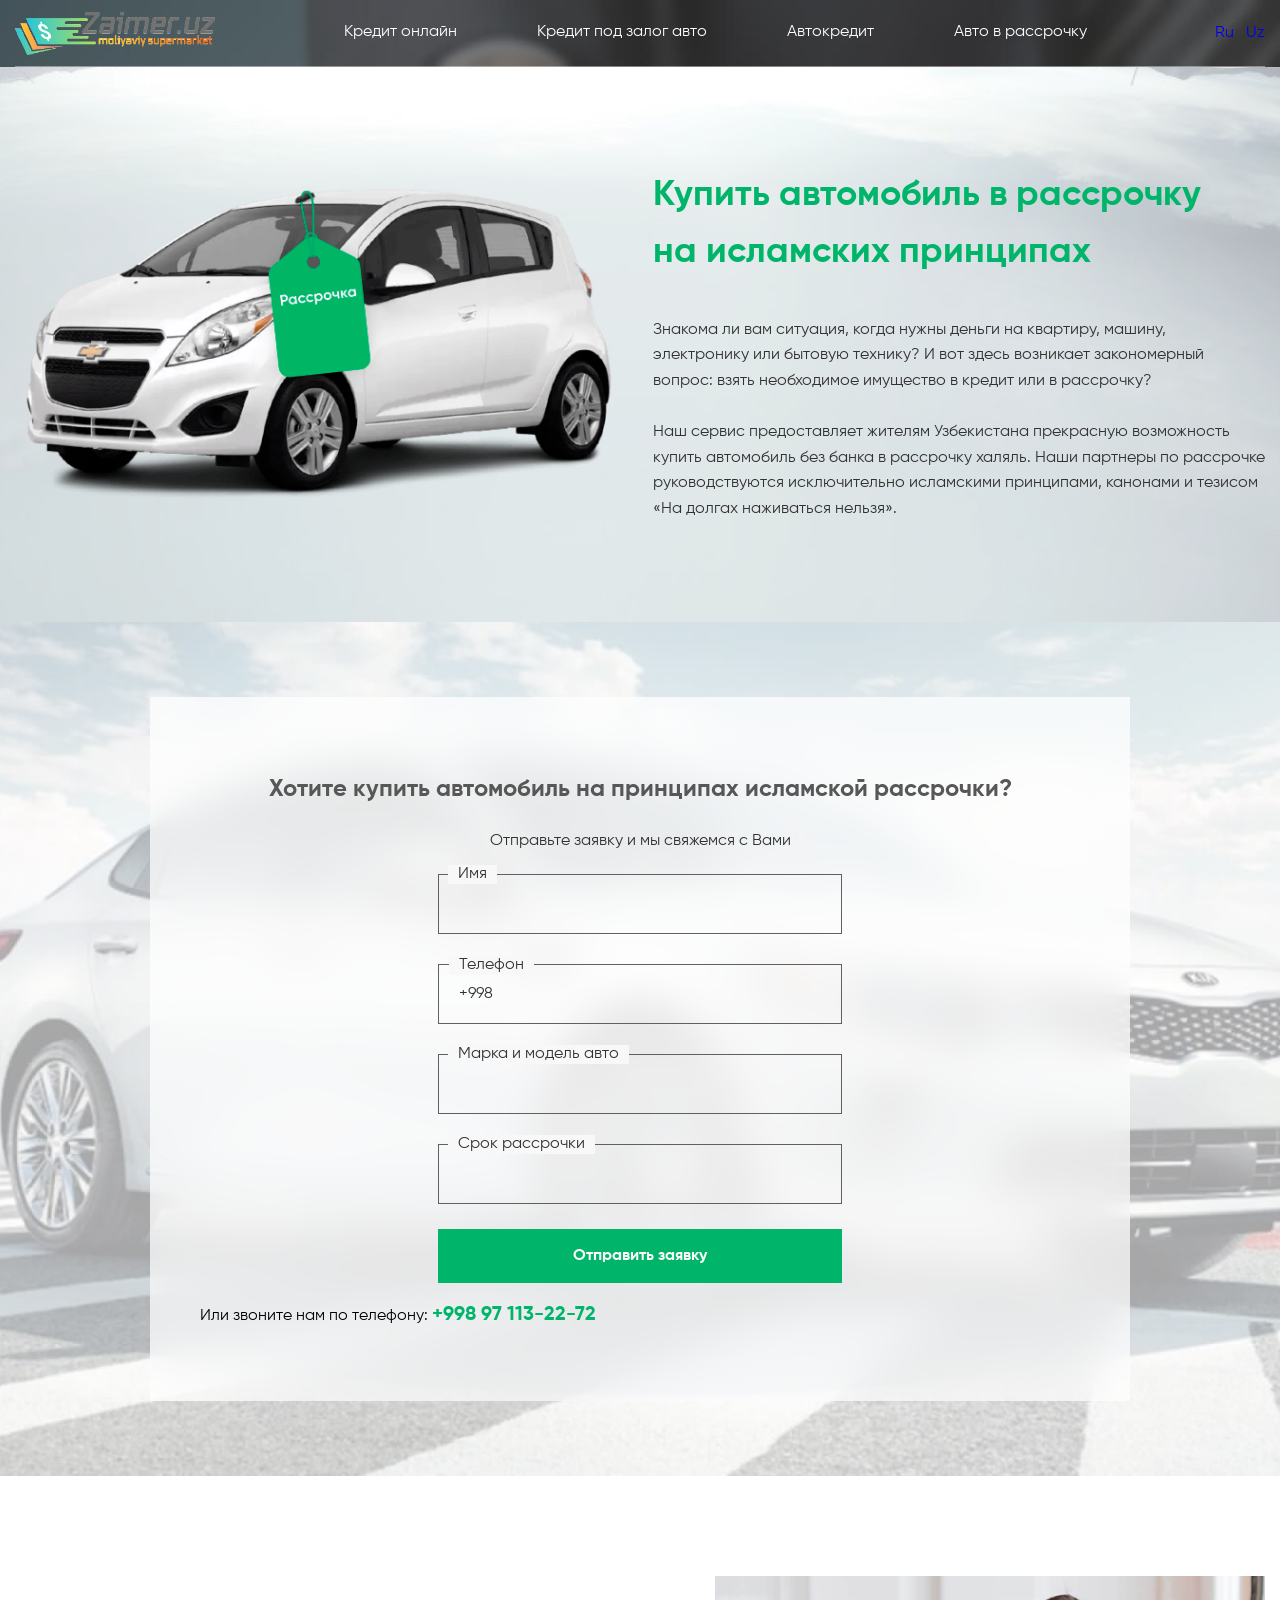
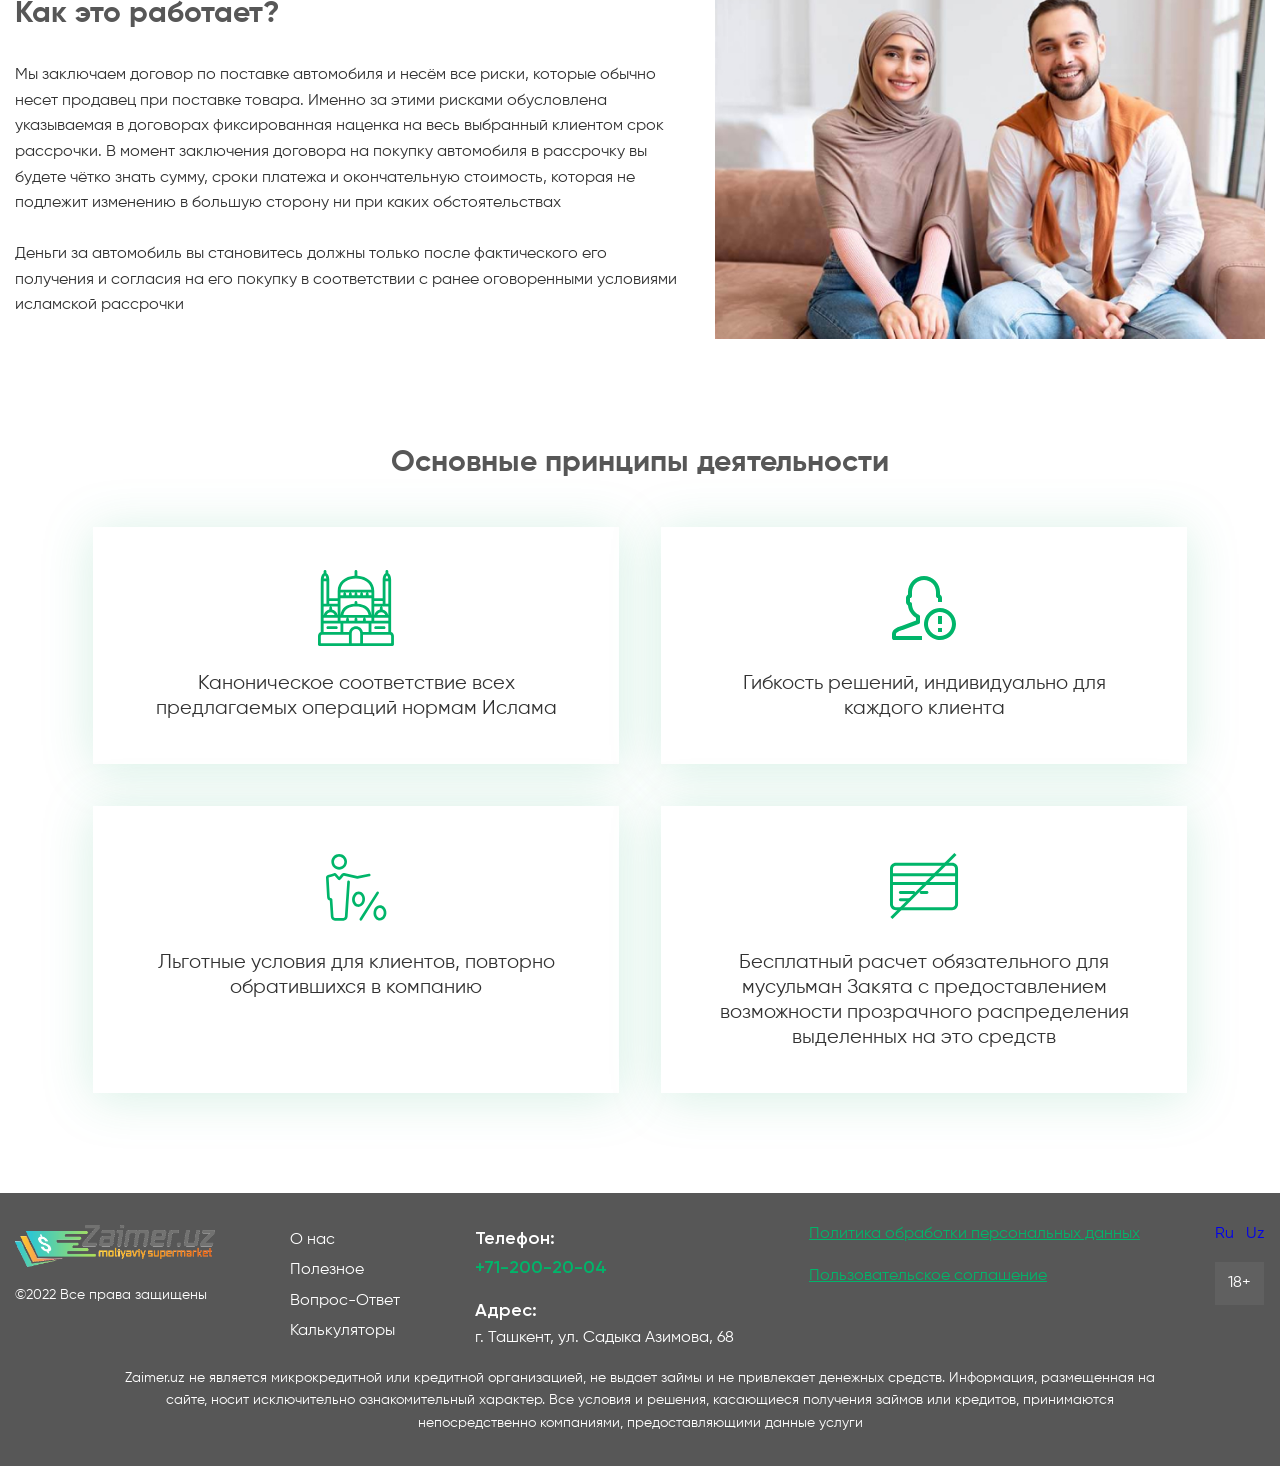
<file: islam.html>
<!DOCTYPE html>
<html lang="en">
	<head>
		<meta charset="UTF-8" />
		<meta name="viewport" content="width=device-width, initial-scale=1.0" />
		<title>Document</title>
		<link rel="stylesheet" href="./css/style.css" />
	</head>
	<body>
		<div class="wrappear">
			<header class="header">
				<div class="container">
					<div class="header__wrapper">
						<a href="/" class="header__logo">
							<img src="./images/header/logo.png" alt="logo" />
						</a>

						<nav class="nav">
							<ul class="nav__list">
								<li class="nav__item">
									<a href="./credit-online.html" class="nav__link"
										>Кредит онлайн</a
									>
								</li>
								<li class="nav__item">
									<a href="./deposit.html" class="nav__link"
										>Кредит под залог авто</a
									>
								</li>
								<li class="nav__item">
									<a href="#" class="nav__link">Автокредит</a>
								</li>
								<li class="nav__item">
									<a href="#" class="nav__link">Авто в рассрочку</a>
								</li>
							</ul>
						</nav>

						<div class="header__lang">
							<a href="#" class="header__lang-item active">Ru</a>
							<a href="#" class="header__lang-item">Uz</a>
						</div>

						<div class="hamburger">
							<span></span>
						</div>
					</div>
				</div>
			</header>

			<main class="main otherpage islampage">
				<section class="intro">
					<div class="container">
						<div class="intro__wrapper">
							<div class="intro__img">
								<img src="./images/islam/intro_img.png" alt="img" />
							</div>
							<div class="intro__content">
								<h1 class="intro__title">
									Купить автомобиль в рассрочку на исламских принципах
								</h1>
								<p class="intro__text">
									Знакома ли вам ситуация, когда нужны деньги на квартиру,
									машину, электронику или бытовую технику? И вот здесь возникает
									закономерный вопрос: взять необходимое имущество в кредит или
									в рассрочку?
									<br /><br />
									Наш сервис предоставляет жителям Узбекистана прекрасную
									возможность купить автомобиль без банка в рассрочку халяль.
									Наши партнеры по рассрочке руководствуются исключительно
									исламскими принципами, канонами и тезисом «На долгах
									наживаться нельзя».
								</p>
							</div>
						</div>
					</div>
				</section>

				<section class="feedback">
					<div class="container">
						<div class="feedback__inner">
							<h2 class="feedback__title">
								Хотите купить автомобиль на принципах исламской рассрочки?
							</h2>
							<p class="feedback__subtitle">
								Отправьте заявку и мы свяжемся с Вами
							</p>
							<form class="feedback__form form" action="#">
								<div class="form__item">
									<span>Имя</span>
									<input class="form__item-input" type="text" />
								</div>
								<div class="form__item">
									<span>Телефон</span>
									<span class="input__before">+998</span>
									<input
										class="form__item-input phone-input"
										type="tel"
										id="phone-wizard"
										autocomplete="off"
									/>
								</div>
								<div class="form__item">
									<span>Марка и модель авто</span>
									<input class="form__item-input" type="text" />
								</div>
								<div class="form__item">
									<span>Срок рассрочки</span>
									<input class="form__item-input" type="text" />
								</div>
								<button class="form__btn" type="submit">
									Отправить заявку
								</button>
							</form>
							<div class="feedback__tel">
								Или звоните нам по телефону:
								<a href="tel:+998971132272">+998 97 113-22-72</a>
							</div>
						</div>
					</div>
				</section>

				<section class="howitworks">
					<div class="container">
						<div class="howitworks__wrapper">
							<div class="howitworks__content">
								<h2 class="howitworks__title">Как это работает?</h2>
								<p class="howitworks__text">
									Мы заключаем договор по поставке автомобиля и несём все риски,
									которые обычно несет продавец при поставке товара. Именно за
									этими рисками обусловлена указываемая в договорах
									фиксированная наценка на весь выбранный клиентом срок
									рассрочки. В момент заключения договора на покупку автомобиля
									в рассрочку вы будете чётко знать сумму, сроки платежа и
									окончательную стоимость, которая не подлежит изменению в
									большую сторону ни при каких обстоятельствах
									<br /><br />
									Деньги за автомобиль вы становитесь должны только после
									фактического его получения и согласия на его покупку в
									соответствии с ранее оговоренными условиями исламской
									рассрочки
								</p>
							</div>
							<div class="howitworks__img">
								<img src="./images/islam/howitworks-img.jpg" alt="img" />
							</div>
						</div>
					</div>
				</section>

				<section class="principles">
					<div class="container">
						<h1 class="principles__title">Основные принципы деятельности</h1>
						<div class="principles__items">
							<div class="principles__item">
								<div class="principles__item-icon">
									<img src="./images/islam/principles-icon1.svg" alt="icon" />
								</div>
								<h3 class="principles__item-title">
									Каноническое соответствие всех предлагаемых операций нормам
									Ислама
								</h3>
							</div>
							<div class="principles__item">
								<div class="principles__item-icon">
									<img src="./images/islam/principles-icon2.svg" alt="icon" />
								</div>
								<h3 class="principles__item-title">
									Гибкость решений, индивидуально для каждого клиента
								</h3>
							</div>
							<div class="principles__item">
								<div class="principles__item-icon">
									<img src="./images/islam/principles-icon3.svg" alt="icon" />
								</div>
								<h3 class="principles__item-title">
									Льготные условия для клиентов, повторно обратившихся в
									компанию
								</h3>
							</div>
							<div class="principles__item">
								<div class="principles__item-icon">
									<img src="./images/islam/principles-icon4.svg" alt="icon" />
								</div>
								<h3 class="principles__item-title">
									Бесплатный расчет обязательного для мусульман Закята с
									предоставлением возможности прозрачного распределения
									выделенных на это средств
								</h3>
							</div>
						</div>
					</div>
				</section>
			</main>

			<footer class="footer">
				<div class="container">
					<div class="footer__items">
						<div class="footer__item">
							<a href="/" class="footer__logo">
								<img src="./images/header/logo.png" alt="logo" />
							</a>
							<span class="footer__copyright"> ©2022 Все права защищены </span>
						</div>
						<div class="footer__item">
							<nav class="footer__nav">
								<ul class="footer__nav-list">
									<li>
										<a class="footer__nav-link" href="./about.html">О нас</a>
									</li>
									<li>
										<a class="footer__nav-link" href="./helpful.html"
											>Полезное</a
										>
									</li>
									<li>
										<a class="footer__nav-link" href="./faq.html"
											>Вопрос-Ответ</a
										>
									</li>
									<li>
										<a class="footer__nav-link" href="#">Калькуляторы</a>
									</li>
								</ul>
							</nav>
						</div>
						<div class="footer__item">
							<div class="footer__tel">
								Телефон: <br />
								<a href="tel:+712002004">+71-200-20-04</a>
							</div>
							<div class="footer__address">
								<span>Адрес:</span> г. Ташкент, ул. Садыка Азимова, 68
							</div>
						</div>
						<div class="footer__item">
							<a class="footer__policy" href="#">
								Политика обработки персональных данных
							</a>
							<a class="footer__agreement" href="#">
								Пользовательское соглашение
							</a>
						</div>
						<div class="footer__item">
							<div class="footer__lang">
								<a href="#" class="footer__lang-item active">Ru</a>
								<a href="#" class="footer__lang-item">Uz</a>
							</div>
							<div class="footer__age">18+</div>
						</div>
					</div>
					<p class="footer__text">
						Zaimer.uz не является микрокредитной или кредитной организацией, не
						выдает займы и не привлекает денежных средств. Информация,
						размещенная на сайте, носит исключительно ознакомительный характер.
						Все условия и решения, касающиеся получения займов или кредитов,
						принимаются непосредственно компаниями, предоставляющими данные
						услуги
					</p>
				</div>
			</footer>
		</div>

		<script src="./js/imask.js"></script>
		<script src="./js/script.js"></script>
	</body>
</html>
</file>
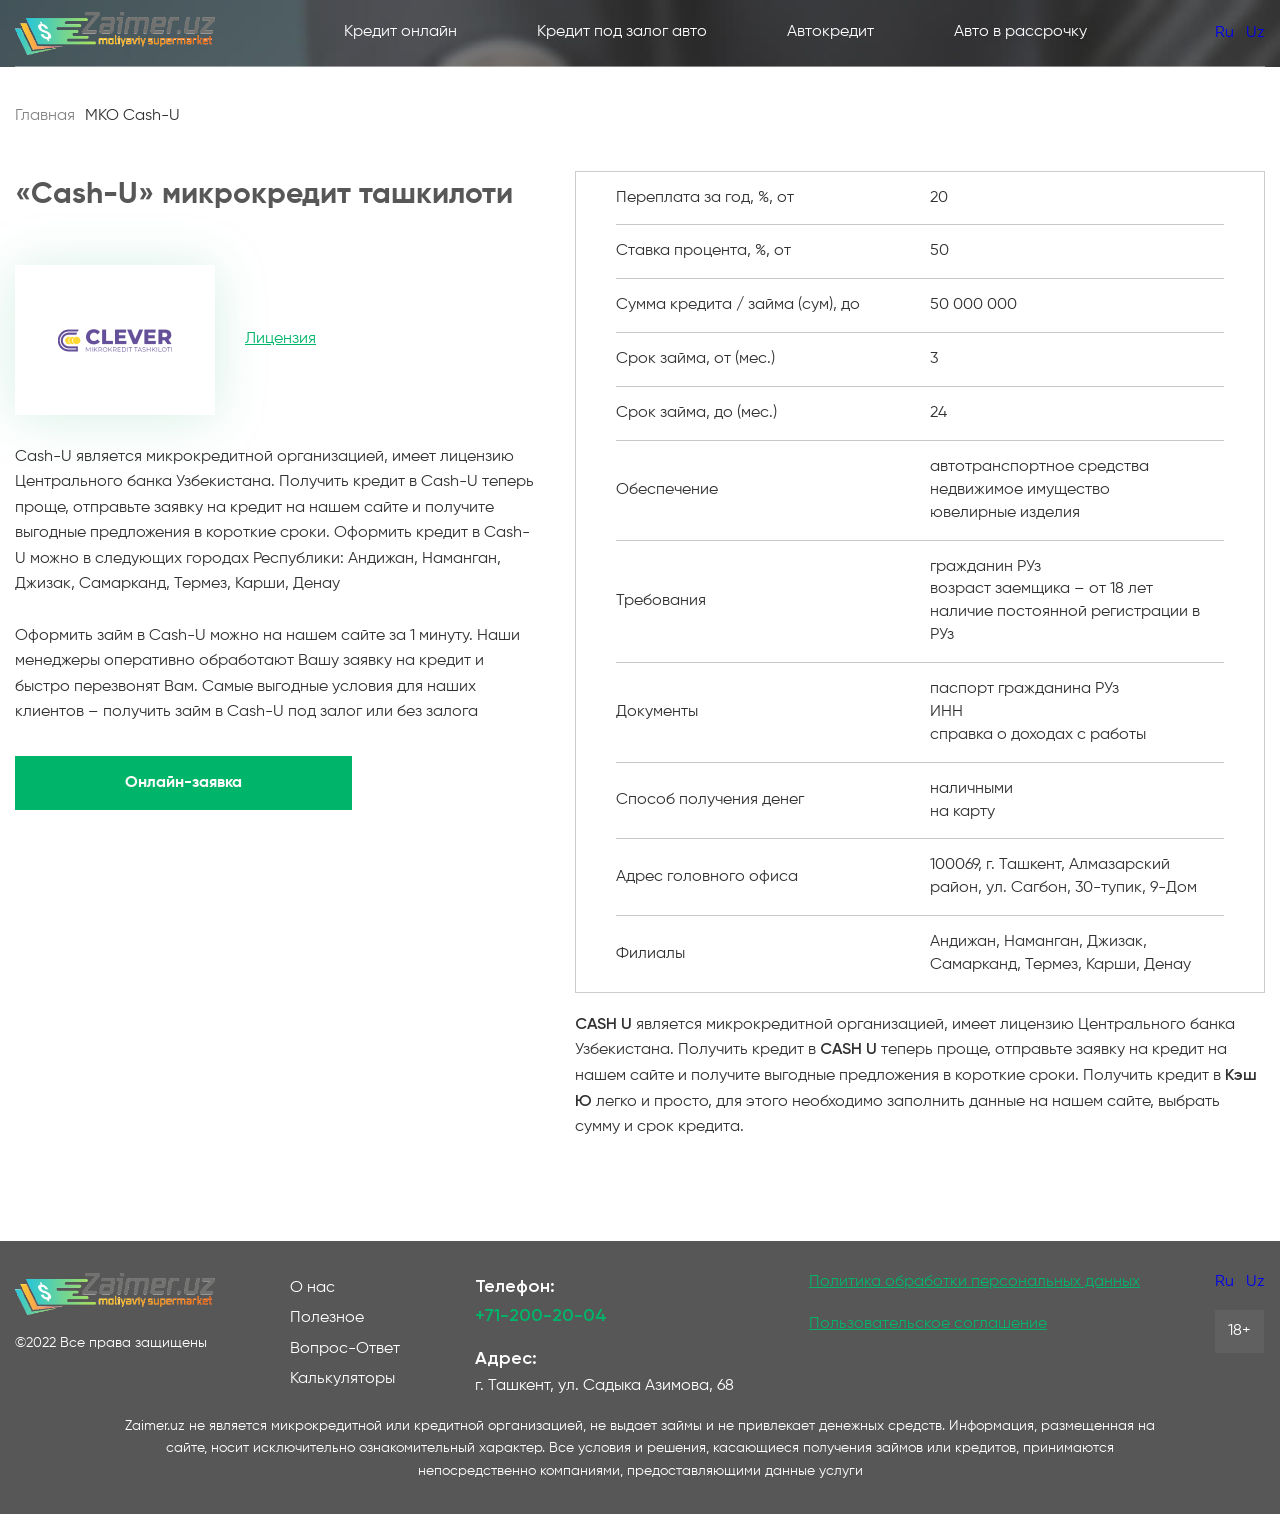
<file: organization.html>
<!DOCTYPE html>
<html lang="en">
	<head>
		<meta charset="UTF-8" />
		<meta name="viewport" content="width=device-width, initial-scale=1.0" />
		<title>Document</title>
		<link rel="stylesheet" href="./css/style.css" />
	</head>
	<body>
		<div class="wrapper">
			<header class="header">
				<div class="container">
					<div class="header__wrapper">
						<a href="/" class="header__logo">
							<img src="./images/header/logo.png" alt="logo" />
						</a>

						<nav class="nav">
							<ul class="nav__list">
								<li class="nav__item">
									<a href="./credit-online.html" class="nav__link"
										>Кредит онлайн</a
									>
								</li>
								<li class="nav__item">
									<a href="./deposit.html" class="nav__link"
										>Кредит под залог авто</a
									>
								</li>
								<li class="nav__item">
									<a href="#" class="nav__link">Автокредит</a>
								</li>
								<li class="nav__item">
									<a href="#" class="nav__link">Авто в рассрочку</a>
								</li>
							</ul>
						</nav>

						<div class="header__lang">
							<a href="#" class="header__lang-item active">Ru</a>
							<a href="#" class="header__lang-item">Uz</a>
						</div>

						<div class="hamburger">
							<span></span>
						</div>
					</div>
				</div>
			</header>

			<main class="main otherpage">
				<div class="breadcrumbs">
					<div class="container">
						<ul class="breadcrumbs__list">
							<li class="breadcrumbs__link">
								<a href="#">Главная</a>
							</li>
							<li class="breadcrumbs__link">
								<span>МКО Cash-U</span>
							</li>
						</ul>
					</div>
				</div>

				<section class="organization">
					<div class="container">
						<div class="organization__wrapper">
							<div class="organization__content">
								<h1 class="organization__title">
									«Cash-U» микрокредит ташкилоти
								</h1>
								<div class="organization__content-item">
									<div class="organization__logo">
										<img src="./images/selection/clevermfo.png" alt="logo" />
									</div>
									<a class="organization__license" href="#">Лицензия</a>
								</div>
								<p class="organization__descr">
									Cash-U является микрокредитной организацией, имеет лицензию
									Центрального банка Узбекистана. Получить кредит в Cash-U
									теперь проще, отправьте заявку на кредит на нашем сайте и
									получите выгодные предложения в короткие сроки. Оформить
									кредит в Cash- U можно в следующих городах Республики:
									Андижан, Наманган, Джизак, Самарканд, Термез, Карши, Денау
									<br /><br />
									Оформить займ в Cash-U можно на нашем сайте за 1 минуту. Наши
									менеджеры оперативно обработают Вашу заявку на кредит и быстро
									перезвонят Вам. Самые выгодные условия для наших клиентов –
									получить займ в Cash-U под залог или без залога
								</p>
								<button class="organization__link modal__btn">
									Онлайн-заявка
								</button>
							</div>
							<div class="organization__right">
								<div class="organization__table table">
									<div class="table__body">
										<div class="table__body-item">Переплата за год, %, от</div>
										<div class="table__body-item">20</div>
									</div>
									<div class="table__body">
										<div class="table__body-item">Ставка процента, %, от</div>
										<div class="table__body-item">50</div>
									</div>
									<div class="table__body">
										<div class="table__body-item">
											Сумма кредита / займа (сум), до
										</div>
										<div class="table__body-item">50 000 000</div>
									</div>
									<div class="table__body">
										<div class="table__body-item">Срок займа, от (мес.)</div>
										<div class="table__body-item">3</div>
									</div>
									<div class="table__body">
										<div class="table__body-item">Срок займа, до (мес.)</div>
										<div class="table__body-item">24</div>
									</div>
									<div class="table__body">
										<div class="table__body-item">Обеспечение</div>
										<div class="table__body-item">
											<ul>
												<li>автотранспортное средства</li>
												<li>недвижимое имущество</li>
												<li>ювелирные изделия</li>
											</ul>
										</div>
									</div>
									<div class="table__body">
										<div class="table__body-item">Требования</div>
										<div class="table__body-item">
											<ul>
												<li>гражданин РУз</li>
												<li>возраст заемщика – от 18 лет</li>
												<li>наличие постоянной регистрации в РУз</li>
											</ul>
										</div>
									</div>
									<div class="table__body">
										<div class="table__body-item">Документы</div>
										<div class="table__body-item">
											<ul>
												<li>паспорт гражданина РУз</li>
												<li>ИНН</li>
												<li>справка о доходах с работы</li>
											</ul>
										</div>
									</div>
									<div class="table__body">
										<div class="table__body-item">Способ получения денег</div>
										<div class="table__body-item">
											<ul>
												<li>наличными</li>
												<li>на карту</li>
											</ul>
										</div>
									</div>
									<div class="table__body">
										<div class="table__body-item">Адрес головного офиса</div>
										<div class="table__body-item">
											100069, г. Ташкент, Алмазарский район, ул. Сагбон,
											30-тупик, 9-Дом
										</div>
									</div>
									<div class="table__body">
										<div class="table__body-item">Филиалы</div>
										<div class="table__body-item">
											Андижан, Наманган, Джизак, Самарканд, Термез, Карши, Денау
										</div>
									</div>
								</div>
								<div class="organization__text">
									<p>
										<strong>CASH U</strong> является микрокредитной
										организацией, имеет лицензию Центрального банка Узбекистана.
										Получить кредит в <strong>CASH U</strong> теперь проще,
										отправьте заявку на кредит на нашем сайте и получите
										выгодные предложения в короткие сроки. Получить кредит в
										<strong>Кэш Ю</strong> легко и просто, для этого необходимо
										заполнить данные на нашем сайте, выбрать сумму и срок
										кредита.
									</p>
								</div>
							</div>
						</div>
					</div>
				</section>
			</main>

			<div class="modal">
				<div class="modal__bg">
					<div class="modal__body">
						<button class="modal__close">
							<img src="./images/selection/close.svg" alt="close-modal" />
						</button>
						<div class="modal__content">
							<h2 class="modal__title">
								Отправьте заявку на кредит прямо сейчас
							</h2>
							<p class="modal__subtitle">И мы свяжемся с Вами</p>
							<form class="modal__form" action="#">
								<div class="modal__form-item item">
									<span class="item__head">Имя</span>
									<input class="modal__form-input" type="text" />
								</div>
								<div class="modal__form-item item">
									<span class="item__head">Телефон</span>
									<span class="input__before">+998</span>
									<input
										class="item__input input__tel phone-input"
										type="tel"
										id="phone-wizard"
										autocomplete="off"
									/>
								</div>
								<div class="modal__form-item item">
									<span class="item__head">Сумма</span>
									<input class="modal__form-input sum" type="text" />
								</div>
								<div class="modal__form-item item">
									<span class="item__head">Город</span>
									<div class="select">
										<div class="select__top">
											<span class="select__top-text">Регион</span>
											<svg><use xlink:href="./sprite.svg#arrow-bot"></use></svg>
										</div>

										<ul class="select__options options">
											<li class="options__item selected">
												<span>Ташкент</span>
											</li>
											<li class="options__item">
												<span>Нукус</span>
											</li>
											<li class="options__item">
												<span>Бухара</span>
											</li>
											<li class="options__item">
												<span>Джизак</span>
											</li>
											<li class="options__item">
												<span>Карши</span>
											</li>
											<li class="options__item">
												<span>Навои</span>
											</li>
											<li class="options__item">
												<span>Самарканд</span>
											</li>
											<li class="options__item">
												<span>Термез</span>
											</li>
											<li class="options__item">
												<span>Гулистан</span>
											</li>
											<li class="options__item">
												<span>Нурафшан</span>
											</li>
											<li class="options__item">
												<span>Фергана</span>
											</li>
											<li class="options__item">
												<span>Ургенч</span>
											</li>
										</ul>
									</div>
								</div>
								<div class="modal__form-item item">
									<span class="item__head">Обеспечение</span>
									<div class="select">
										<div class="select__top">
											<span class="select__top-text">Без обечпечение</span>
											<svg><use xlink:href="./sprite.svg#arrow-bot"></use></svg>
										</div>

										<ul class="select__options options">
											<li class="options__item selected">
												<span>Автомобиль</span>
											</li>
											<li class="options__item">
												<span>Золото</span>
											</li>
											<li class="options__item">
												<span>Квартира</span>
											</li>
											<li class="options__item">
												<span>Земельный участок</span>
											</li>
											<li class="options__item">
												<span>Без обеспечения</span>
											</li>
										</ul>
									</div>
								</div>
								<button class="modal__form-btn" type="submit">
									Отправить заявку
								</button>
							</form>
						</div>
					</div>
				</div>
			</div>

			<footer class="footer">
				<div class="container">
					<div class="footer__items">
						<div class="footer__item">
							<a href="/" class="footer__logo">
								<img src="./images/header/logo.png" alt="logo" />
							</a>
							<span class="footer__copyright"> ©2022 Все права защищены </span>
						</div>
						<div class="footer__item">
							<nav class="footer__nav">
								<ul class="footer__nav-list">
									<li>
										<a class="footer__nav-link" href="./about.html">О нас</a>
									</li>
									<li>
										<a class="footer__nav-link" href="./helpful.html"
											>Полезное</a
										>
									</li>
									<li>
										<a class="footer__nav-link" href="./faq.html"
											>Вопрос-Ответ</a
										>
									</li>
									<li>
										<a class="footer__nav-link" href="#">Калькуляторы</a>
									</li>
								</ul>
							</nav>
						</div>
						<div class="footer__item">
							<div class="footer__tel">
								Телефон: <br />
								<a href="tel:+712002004">+71-200-20-04</a>
							</div>
							<div class="footer__address">
								<span>Адрес:</span> г. Ташкент, ул. Садыка Азимова, 68
							</div>
						</div>
						<div class="footer__item">
							<a class="footer__policy" href="#">
								Политика обработки персональных данных
							</a>
							<a class="footer__agreement" href="#">
								Пользовательское соглашение
							</a>
						</div>
						<div class="footer__item">
							<div class="footer__lang">
								<a href="#" class="footer__lang-item active">Ru</a>
								<a href="#" class="footer__lang-item">Uz</a>
							</div>
							<div class="footer__age">18+</div>
						</div>
					</div>
					<p class="footer__text">
						Zaimer.uz не является микрокредитной или кредитной организацией, не
						выдает займы и не привлекает денежных средств. Информация,
						размещенная на сайте, носит исключительно ознакомительный характер.
						Все условия и решения, касающиеся получения займов или кредитов,
						принимаются непосредственно компаниями, предоставляющими данные
						услуги
					</p>
				</div>
			</footer>
		</div>

		<script src="./js/imask.js"></script>
		<script src="./js/script.js"></script>
	</body>
</html>
</file>
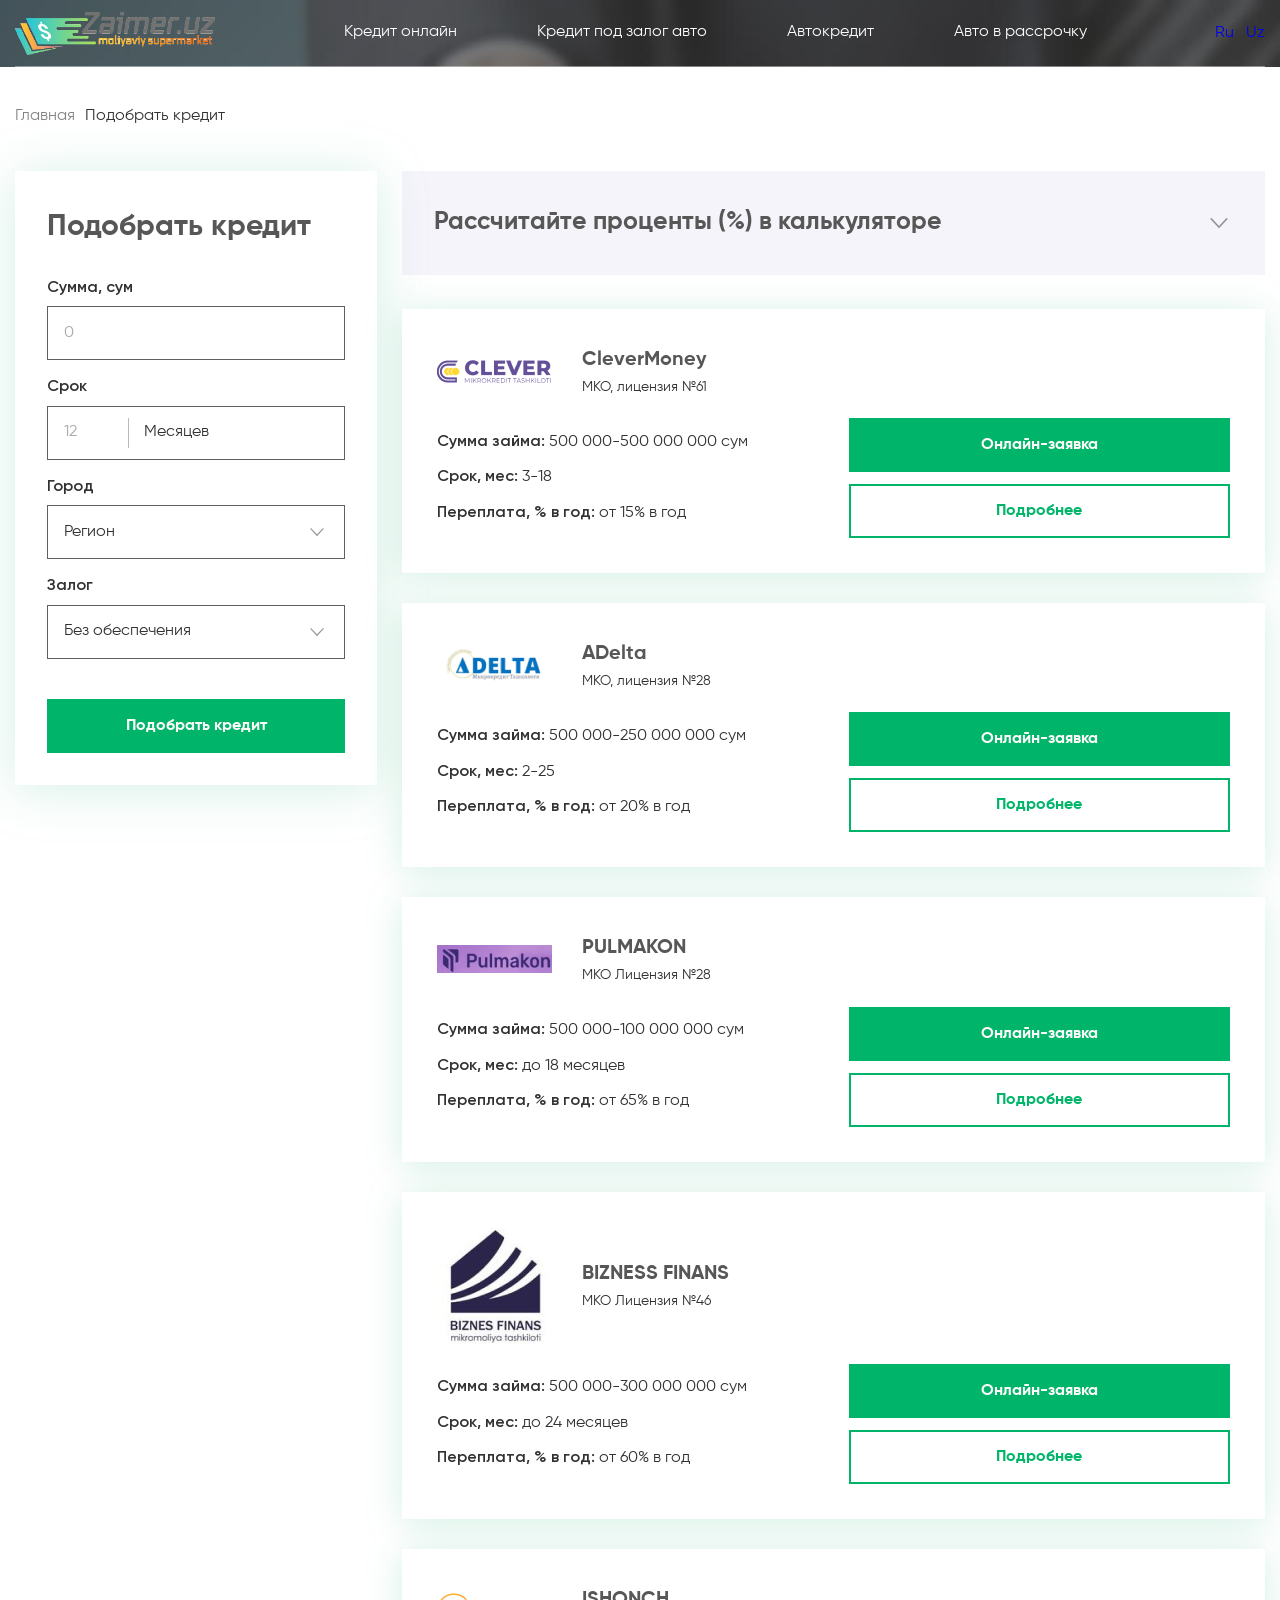
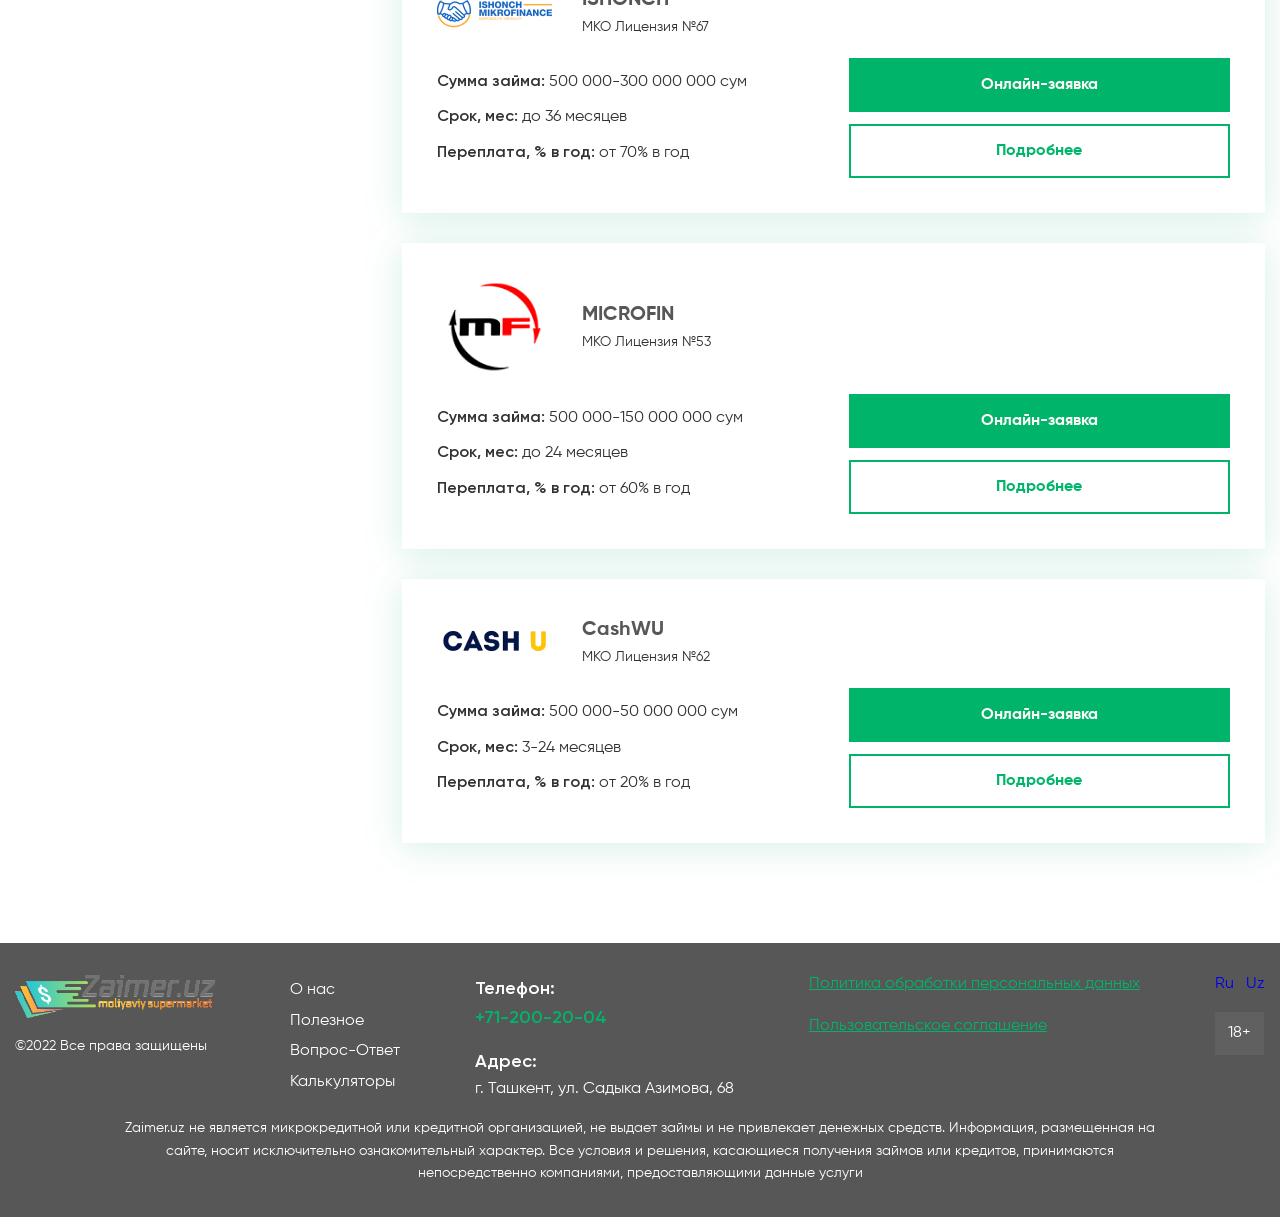
<file: selection.html>
<!DOCTYPE html>
<html lang="en">
	<head>
		<meta charset="UTF-8" />
		<meta name="viewport" content="width=device-width, initial-scale=1.0" />
		<title>Document</title>
		<link rel="stylesheet" href="./css/style.css" />
	</head>
	<body>
		<div class="wrapper">
			<header class="header">
				<div class="container">
					<div class="header__wrapper">
						<a href="/" class="header__logo">
							<img src="./images/header/logo.png" alt="logo" />
						</a>

						<nav class="nav">
							<ul class="nav__list">
								<li class="nav__item">
									<a href="./credit-online.html" class="nav__link"
										>Кредит онлайн</a
									>
								</li>
								<li class="nav__item">
									<a href="./deposit.html" class="nav__link"
										>Кредит под залог авто</a
									>
								</li>
								<li class="nav__item">
									<a href="#" class="nav__link">Автокредит</a>
								</li>
								<li class="nav__item">
									<a href="#" class="nav__link">Авто в рассрочку</a>
								</li>
							</ul>
						</nav>

						<div class="header__lang">
							<a href="#" class="header__lang-item active">Ru</a>
							<a href="#" class="header__lang-item">Uz</a>
						</div>

						<div class="hamburger">
							<span></span>
						</div>
					</div>
				</div>
			</header>

			<main class="main otherpage selectionpage">
				<div class="breadcrumbs">
					<div class="container">
						<ul class="breadcrumbs__list">
							<li class="breadcrumbs__link">
								<a href="#">Главная</a>
							</li>
							<li class="breadcrumbs__link">
								<span>Подобрать кредит</span>
							</li>
						</ul>
					</div>
				</div>

				<section class="selection">
					<div class="container">
						<div class="selection__wrapper">
							<div class="filter">
								<h1 class="filter__title">Подобрать кредит</h1>
								<div class="filter__form form">
									<div class="form__item item">
										<span class="item__head">Сумма, сум</span>
										<input
											class="item__input sum filter__sum"
											type="text"
											placeholder="0"
										/>
									</div>
									<div class="form__item item item__term">
										<span class="item__head">Срок</span>
										<div class="item__inner">
											<input
												class="item__input filter__term term"
												type="number"
												placeholder="12"
											/>
											<span>Месяцев</span>
										</div>
									</div>
									<div class="form__item item">
										<span class="item__head">Город</span>

										<div class="select">
											<div class="select__top">
												<span class="select__top-text region">Регион</span>
												<svg>
													<use xlink:href="./sprite.svg#arrow-bot"></use>
												</svg>
											</div>

											<ul class="select__options options">
												<li class="options__item">
													<span>Ташкент</span>
												</li>
												<li class="options__item">
													<span>Нукус</span>
												</li>
												<li class="options__item">
													<span>Бухара</span>
												</li>
												<li class="options__item">
													<span>Джизак</span>
												</li>
												<li class="options__item">
													<span>Карши</span>
												</li>
												<li class="options__item">
													<span>Навои</span>
												</li>
												<li class="options__item">
													<span>Самарканд</span>
												</li>
												<li class="options__item">
													<span>Термез</span>
												</li>
												<li class="options__item">
													<span>Гулистан</span>
												</li>
												<li class="options__item">
													<span>Нурафшан</span>
												</li>
												<li class="options__item">
													<span>Фергана</span>
												</li>
												<li class="options__item">
													<span>Ургенч</span>
												</li>
											</ul>
										</div>
									</div>
									<div class="form__item item">
										<span class="item__head">Залог</span>

										<div class="select">
											<div class="select__top">
												<span class="select__top-text deposit"
													>Без обеспечения</span
												>
												<svg>
													<use xlink:href="./sprite.svg#arrow-bot"></use>
												</svg>
											</div>

											<ul class="select__options options">
												<li class="options__item">
													<span>Автомобиль</span>
												</li>
												<li class="options__item">
													<span>Золото</span>
												</li>
												<li class="options__item">
													<span>Квартира</span>
												</li>
												<li class="options__item">
													<span>Земельный участок</span>
												</li>
												<li class="options__item selected">
													<span>Без обеспечения</span>
												</li>
											</ul>
										</div>
									</div>
									<a href="#" class="form__btn filter__btn">Подобрать кредит</a>
								</div>
							</div>
							<div class="selection__content">
								<div class="selection__calc calc">
									<div class="calc__top">
										<h2 class="calc__title">
											Рассчитайте проценты (%) в калькуляторе
										</h2>
										<svg>
											<use xlink:href="./sprite.svg#arrow-bot"></use>
										</svg>
									</div>
									<div class="calc__content">
										<h3 class="calc__subtitle">Расчет переплаты</h3>
										<div class="calc__form">
											<div class="calc__form-item item">
												<span class="item__head">Сумма займа, сум</span>
												<input
													class="item__input item__input-sum sum"
													type="text"
													placeholder="0"
												/>
											</div>
											<div class="calc__form-item item">
												<span class="item__head">Срок</span>
												<div class="item__inner">
													<input
														class="item__input-period term"
														type="text"
														placeholder="12"
													/>
													<span>Месяцев</span>
												</div>
											</div>
											<div class="calc__form-item item">
												<span class="item__head">Процент в год</span>
												<input
													class="item__input item__input-percent percent"
													type="number"
													placeholder="0"
												/>
											</div>
											<button class="calc__form-btn">Рассчитать</button>
										</div>

										<div class="calc__result">Переплата: <span></span> сум</div>
									</div>
								</div>

								<div class="selection__offer offer">
									<div class="offer__item" sum="500000000" term="18">
										<div class="offer__item-img">
											<img src="./images/selection/clevermfo.png" alt="logo" />
										</div>
										<div class="offer__item-name">
											<strong> CleverMoney </strong>
											МКО, лицензия №61
										</div>
										<ul class="offer__item-list">
											<li>
												<strong>Сумма займа:</strong> 500 000-500 000 000 сум
											</li>
											<li><strong>Срок, мес:</strong> 3-18</li>
											<li><strong>Переплата, % в год:</strong> от 15% в год</li>
										</ul>
										<div class="offer__item-btns">
											<button class="offer__item-link modal__btn">
												Онлайн-заявка
											</button>
											<a class="offer__item-link" href="./organization.html">
												Подробнее
											</a>
										</div>
									</div>
									<div class="offer__item" sum="250000000" term="25">
										<div class="offer__item-img">
											<img src="./images/selection/adelta.png" alt="logo" />
										</div>
										<div class="offer__item-name">
											<strong>ADelta</strong> МКО, лицензия №28
										</div>
										<ul class="offer__item-list">
											<li>
												<strong>Сумма займа:</strong> 500 000-250 000 000 сум
											</li>
											<li><strong>Срок, мес:</strong> 2-25</li>
											<li><strong>Переплата, % в год:</strong> от 20% в год</li>
										</ul>
										<div class="offer__item-btns">
											<button class="offer__item-link modal__btn">
												Онлайн-заявка
											</button>
											<a class="offer__item-link" href="./organization.html">
												Подробнее
											</a>
										</div>
									</div>
									<div class="offer__item" sum="100000000" term="18">
										<div class="offer__item-img">
											<img src="./images/selection/pulmakon.png" alt="logo" />
										</div>
										<div class="offer__item-name">
											<strong>PULMAKON</strong> МКО Лицензия №28
										</div>
										<ul class="offer__item-list">
											<li>
												<strong>Сумма займа:</strong> 500 000-100 000 000 сум
											</li>
											<li><strong>Срок, мес:</strong> до 18 месяцев</li>
											<li><strong>Переплата, % в год:</strong> от 65% в год</li>
										</ul>
										<div class="offer__item-btns">
											<button class="offer__item-link modal__btn">
												Онлайн-заявка
											</button>
											<a class="offer__item-link" href="./organization.html">
												Подробнее
											</a>
										</div>
									</div>
									<div class="offer__item" sum="300000000" term="24">
										<div class="offer__item-img">
											<img src="./images/selection/bizfin.png" alt="logo" />
										</div>
										<div class="offer__item-name">
											<strong>BIZNESS FINANS</strong> МКО Лицензия №46
										</div>
										<ul class="offer__item-list">
											<li>
												<strong>Сумма займа:</strong> 500 000-300 000 000 сум
											</li>
											<li><strong>Срок, мес:</strong> до 24 месяцев</li>
											<li><strong>Переплата, % в год:</strong> от 60% в год</li>
										</ul>
										<div class="offer__item-btns">
											<button class="offer__item-link modal__btn">
												Онлайн-заявка
											</button>
											<a class="offer__item-link" href="./organization.html">
												Подробнее
											</a>
										</div>
									</div>
									<div class="offer__item" sum="300000000" term="36">
										<div class="offer__item-img">
											<img src="./images/selection/ishonch.png" alt="logo" />
										</div>
										<div class="offer__item-name">
											<strong>ISHONCH</strong> МКО Лицензия №67
										</div>
										<ul class="offer__item-list">
											<li>
												<strong>Сумма займа:</strong> 500 000-300 000 000 сум
											</li>
											<li><strong>Срок, мес:</strong> до 36 месяцев</li>
											<li><strong>Переплата, % в год:</strong> от 70% в год</li>
										</ul>
										<div class="offer__item-btns">
											<button class="offer__item-link modal__btn">
												Онлайн-заявка
											</button>
											<a class="offer__item-link" href="./organization.html">
												Подробнее
											</a>
										</div>
									</div>
									<div class="offer__item" sum="150000000" term="24">
										<div class="offer__item-img">
											<img src="./images/selection/microfin.png" alt="logo" />
										</div>
										<div class="offer__item-name">
											<strong>MICROFIN</strong> МКО Лицензия №53
										</div>
										<ul class="offer__item-list">
											<li>
												<strong>Сумма займа:</strong> 500 000-150 000 000 сум
											</li>
											<li><strong>Срок, мес:</strong> до 24 месяцев</li>
											<li><strong>Переплата, % в год:</strong> от 60% в год</li>
										</ul>
										<div class="offer__item-btns">
											<button class="offer__item-link modal__btn">
												Онлайн-заявка
											</button>
											<a class="offer__item-link" href="./organization.html">
												Подробнее
											</a>
										</div>
									</div>
									<div class="offer__item" sum="50000000" term="24">
										<div class="offer__item-img">
											<img src="./images/selection/cashuuz.png" alt="logo" />
										</div>
										<div class="offer__item-name">
											<strong>CashWU</strong> МКО Лицензия №62
										</div>
										<ul class="offer__item-list">
											<li>
												<strong>Сумма займа:</strong> 500 000-50 000 000 сум
											</li>
											<li><strong>Срок, мес:</strong> 3-24 месяцев</li>
											<li><strong>Переплата, % в год:</strong> от 20% в год</li>
										</ul>
										<div class="offer__item-btns">
											<a class="offer__item-link" href="#">Онлайн-заявка</a>
											<a class="offer__item-link" href="./organization.html">
												Подробнее
											</a>
										</div>
									</div>
								</div>
							</div>
						</div>
					</div>
				</section>
			</main>

			<div class="modal">
				<div class="modal__bg">
					<div class="modal__body">
						<button class="modal__close">
							<img src="./images/selection/close.svg" alt="close-modal" />
						</button>
						<div class="modal__content">
							<h2 class="modal__title">
								Отправьте заявку на кредит прямо сейчас
							</h2>
							<p class="modal__subtitle">И мы свяжемся с Вами</p>
							<form class="modal__form" action="#">
								<div class="modal__form-item item">
									<span class="item__head">Имя</span>
									<input class="modal__form-input name-input" type="text" />
								</div>
								<div class="modal__form-item item">
									<span class="item__head">Телефон</span>
									<span class="input__before">+998</span>
									<input
										class="item__input input__tel phone-input"
										type="tel"
										id="phone-wizard"
										autocomplete="off"
									/>
								</div>
								<div class="modal__form-item item">
									<span class="item__head">Сумма</span>
									<input class="modal__form-input sum sum-input" type="text" />
								</div>
								<div class="modal__form-item item">
									<span class="item__head">Город</span>
									<div class="select">
										<div class="select__top">
											<span class="select__top-text region-input"
												>Выберите город</span
											>
											<svg><use xlink:href="./sprite.svg#arrow-bot"></use></svg>
										</div>

										<ul class="select__options options">
											<li class="options__item">
												<span>Ташкент</span>
											</li>
											<li class="options__item">
												<span>Нукус</span>
											</li>
											<li class="options__item">
												<span>Бухара</span>
											</li>
											<li class="options__item">
												<span>Джизак</span>
											</li>
											<li class="options__item">
												<span>Карши</span>
											</li>
											<li class="options__item">
												<span>Навои</span>
											</li>
											<li class="options__item">
												<span>Самарканд</span>
											</li>
											<li class="options__item">
												<span>Термез</span>
											</li>
											<li class="options__item">
												<span>Гулистан</span>
											</li>
											<li class="options__item">
												<span>Нурафшан</span>
											</li>
											<li class="options__item">
												<span>Фергана</span>
											</li>
											<li class="options__item">
												<span>Ургенч</span>
											</li>
										</ul>
									</div>
								</div>
								<div class="modal__form-item item">
									<span class="item__head">Обеспечение</span>
									<div class="select">
										<div class="select__top">
											<span class="select__top-text provision-input"
												>Без обечпечение</span
											>
											<svg><use xlink:href="./sprite.svg#arrow-bot"></use></svg>
										</div>

										<ul class="select__options options">
											<li class="options__item">
												<span>Автомобиль</span>
											</li>
											<li class="options__item">
												<span>Золото</span>
											</li>
											<li class="options__item">
												<span>Квартира</span>
											</li>
											<li class="options__item">
												<span>Земельный участок</span>
											</li>
											<li class="options__item selected">
												<span>Без обеспечения</span>
											</li>
										</ul>
									</div>
								</div>
								<button class="modal__form-btn" type="submit">
									Отправить заявку
								</button>
							</form>
						</div>
						<div class="modal__thnks hidden">
							<h2 class="modal__thnks-title">Спасибо!</h2>
							<p class="modal__thnks-subtitle">Ваша заявка отправлена</p>
						</div>
					</div>
				</div>
			</div>

			<footer class="footer">
				<div class="container">
					<div class="footer__items">
						<div class="footer__item">
							<a href="/" class="footer__logo">
								<img src="./images/header/logo.png" alt="logo" />
							</a>
							<span class="footer__copyright"> ©2022 Все права защищены </span>
						</div>
						<div class="footer__item">
							<nav class="footer__nav">
								<ul class="footer__nav-list">
									<li>
										<a class="footer__nav-link" href="./about.html">О нас</a>
									</li>
									<li>
										<a class="footer__nav-link" href="./helpful.html"
											>Полезное</a
										>
									</li>
									<li>
										<a class="footer__nav-link" href="./faq.html"
											>Вопрос-Ответ</a
										>
									</li>
									<li>
										<a class="footer__nav-link" href="#">Калькуляторы</a>
									</li>
								</ul>
							</nav>
						</div>
						<div class="footer__item">
							<div class="footer__tel">
								Телефон: <br />
								<a href="tel:+712002004">+71-200-20-04</a>
							</div>
							<div class="footer__address">
								<span>Адрес:</span> г. Ташкент, ул. Садыка Азимова, 68
							</div>
						</div>
						<div class="footer__item">
							<a class="footer__policy" href="#">
								Политика обработки персональных данных
							</a>
							<a class="footer__agreement" href="#">
								Пользовательское соглашение
							</a>
						</div>
						<div class="footer__item">
							<div class="footer__lang">
								<a href="#" class="footer__lang-item active">Ru</a>
								<a href="#" class="footer__lang-item">Uz</a>
							</div>
							<div class="footer__age">18+</div>
						</div>
					</div>
					<p class="footer__text">
						Zaimer.uz не является микрокредитной или кредитной организацией, не
						выдает займы и не привлекает денежных средств. Информация,
						размещенная на сайте, носит исключительно ознакомительный характер.
						Все условия и решения, касающиеся получения займов или кредитов,
						принимаются непосредственно компаниями, предоставляющими данные
						услуги
					</p>
				</div>
			</footer>
		</div>

		<script src="./js/imask.js"></script>
		<script src="./js/script.js"></script>
	</body>
</html>
</file>
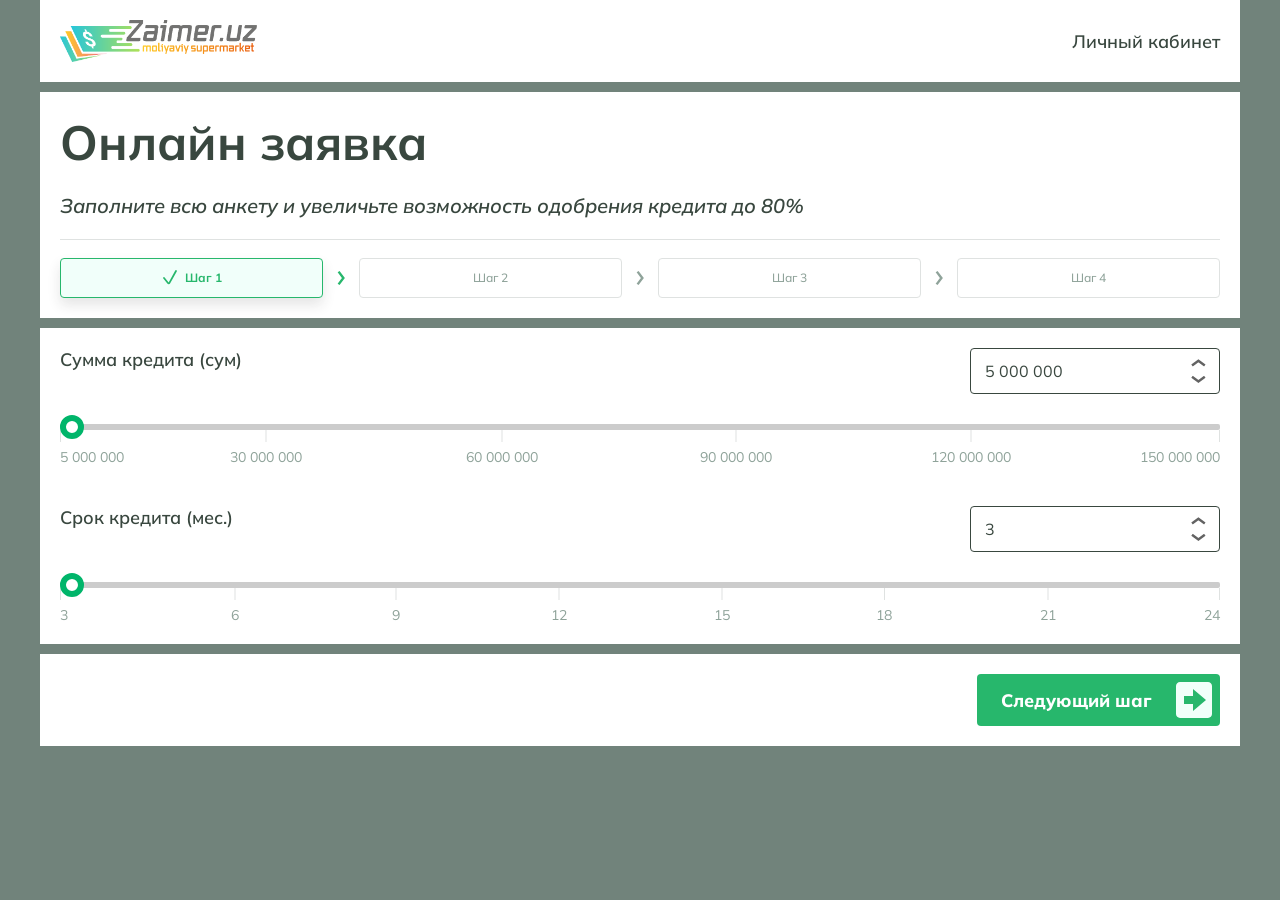
<file: wizard.html>
<!DOCTYPE html>
<html lang="en">
	<head>
		<meta charset="UTF-8" />
		<meta name="viewport" content="width=device-width, initial-scale=1.0" />
		<title>Document</title>
		<link rel="stylesheet" href="./css/style.css" />
	</head>
	<body>
		<header class="wizard-header">
			<div class="container">
				<div class="wizard-header__inner">
					<a class="wizard-header__logo" href="./index.html">
						<img src="./images/header/logo.png" alt="logo" />
					</a>
					<a class="wizard-header__cabinet" href="#"> Личный кабинет </a>
				</div>
			</div>
		</header>

		<main class="main wizardpage">
			<section class="wizard">
				<div class="container">
					<div class="wizard__top">
						<div class="wizard__top-content">
							<h1 class="wizard__top-title">Онлайн заявка</h1>
							<div class="wizard__top-info wizard__top-info--active">
								<p class="wizard__top-info-top">
									Заполните всю анкету и увеличьте возможность одобрения кредита
									до 80%
								</p>
							</div>
							<div class="wizard__top-info">
								<p class="wizard__top-info-top">
									Укажите правдивую информацию по кредитной истории до проверки
									банка
								</p>
								<p class="wizard__top-info-bot">
									Второй шаг - получите +20% к возможности одобрения
								</p>
							</div>
							<div class="wizard__top-info">
								<p class="wizard__top-info-top">
									Укажите залог и увеличьте шанс и сумму выдачи денег
								</p>
								<p class="wizard__top-info-bot">
									Третий шаг - получите +20% к возможности одобрения
								</p>
							</div>
							<div class="wizard__top-info">
								<p class="wizard__top-info-top">
									Укажите свои контактные данные
								</p>
								<p class="wizard__top-info-bot">
									Четвертый шаг - получите +15% к возможности одобрения
								</p>
							</div>
						</div>
						<div class="wizard__steps steps">
							<div class="steps__item steps__item--active">
								<div class="steps__item-icon">
									<img src="./images/wizard/check-icon.svg" alt="icon" />
								</div>
								<p class="steps__item-text">Шаг 1</p>
							</div>
							<svg class="steps__icon steps__icon--active">
								<use xlink:href="./sprite.svg#wizard-right-arrow"></use>
							</svg>
							<div class="steps__item">
								<div class="steps__item-icon">
									<img src="./images/wizard/check-icon.svg" alt="icon" />
								</div>
								<p class="steps__item-text">Шаг 2</p>
							</div>
							<svg class="steps__icon">
								<use xlink:href="./sprite.svg#wizard-right-arrow"></use>
							</svg>
							<div class="steps__item">
								<div class="steps__item-icon">
									<img src="./images/wizard/check-icon.svg" alt="icon" />
								</div>
								<p class="steps__item-text">Шаг 3</p>
							</div>
							<svg class="steps__icon">
								<use xlink:href="./sprite.svg#wizard-right-arrow"></use>
							</svg>
							<div class="steps__item">
								<div class="steps__item-icon">
									<img src="./images/wizard/check-icon.svg" alt="icon" />
								</div>
								<p class="steps__item-text">Шаг 4</p>
							</div>
						</div>
					</div>

					<div class="wizard__step wizard__step--active">
						<div class="wizard__sum">
							<div class="wizard__sum-top top">
								<p class="top__title">Сумма кредита (сум)</p>
								<div class="top__input">
									<div class="top__input-btns">
										<svg class="top__input-increment">
											<use xlink:href="./sprite.svg#wizard-increment"></use>
										</svg>
										<svg class="top__input-decrement">
											<use xlink:href="./sprite.svg#wizard-decrement"></use>
										</svg>
									</div>
									<input type="text" />
								</div>
							</div>
							<div class="wizard__sum-range range">
								<div class="range__input">
									<input
										type="range"
										min="0"
										max="145000000"
										step="1000000"
										value="0"
									/>
								</div>
								<div class="range__stages">
									<div class="range__stages-item">
										<span> 5 000 000 </span>
									</div>
									<div class="range__stages-item">
										<span> 30 000 000 </span>
									</div>
									<div class="range__stages-item">
										<span> 60 000 000 </span>
									</div>
									<div class="range__stages-item">
										<span> 90 000 000 </span>
									</div>
									<div class="range__stages-item">
										<span> 120 000 000 </span>
									</div>
									<div class="range__stages-item">
										<span> 150 000 000 </span>
									</div>
								</div>
							</div>
						</div>

						<div class="wizard__term">
							<div class="wizard__term-top top">
								<p class="top__title">Срок кредита (мес.)</p>
								<div class="top__input">
									<div class="top__input-btns">
										<svg class="top__input-increment">
											<use xlink:href="./sprite.svg#wizard-increment"></use>
										</svg>
										<svg class="top__input-decrement">
											<use xlink:href="./sprite.svg#wizard-decrement"></use>
										</svg>
									</div>
									<input type="text" />
								</div>
							</div>
							<div class="wizard__top-range range">
								<div class="range__input">
									<input type="range" min="0" max="21" value="0" step="3" />
								</div>
								<div class="range__stages">
									<div class="range__stages-item"><span>3</span></div>
									<div class="range__stages-item"><span>6</span></div>
									<div class="range__stages-item"><span>9</span></div>
									<div class="range__stages-item"><span>12</span></div>
									<div class="range__stages-item"><span>15</span></div>
									<div class="range__stages-item"><span>18</span></div>
									<div class="range__stages-item"><span>21</span></div>
									<div class="range__stages-item"><span>24</span></div>
								</div>
							</div>
						</div>
					</div>

					<div class="wizard__step">
						<div class="wizard__story">
							<div class="wizard__story-radio radio">
								<div class="radio__item">
									<input
										type="radio"
										name="step2"
										id="step2_radio1"
										value="Никогда не брал кредитов"
										checked
									/>
									<label for="step2_radio1">
										<img
											class="radio__item-icon"
											src="./images/wizard/step-2-icon.svg"
											alt="icon"
										/>
										<h3 class="radio__item-title">Никогда не брал кредитов</h3>
										<span class="radio__item-round"></span>
									</label>
								</div>
								<div class="radio__item">
									<input
										type="radio"
										name="step2"
										id="step1_radio2"
										value="Кредиты закрыты, просрочек не было"
									/>
									<label for="step1_radio2">
										<img
											class="radio__item-icon"
											src="./images/wizard/step-2-icon.svg"
											alt="icon"
										/>
										<h3 class="radio__item-title">
											Кредиты закрыты, просрочек не было
										</h3>
										<span class="radio__item-round"></span>
									</label>
								</div>
								<div class="radio__item">
									<input
										type="radio"
										name="step2"
										id="step1_radio3"
										value="Кредиты есть, просрочек нет"
									/>
									<label for="step1_radio3">
										<img
											class="radio__item-icon"
											src="./images/wizard/step-2-icon.svg"
											alt="icon"
										/>
										<h3 class="radio__item-title">
											Кредиты есть, просрочек нет
										</h3>
										<span class="radio__item-round"></span>
									</label>
								</div>
								<div class="radio__item">
									<input
										type="radio"
										name="step2"
										id="step1_radio4"
										value="Кредиты закрыты, просрочки были"
									/>
									<label for="step1_radio4">
										<img
											class="radio__item-icon"
											src="./images/wizard/step-2-icon.svg"
											alt="icon"
										/>
										<h3 class="radio__item-title">
											Кредиты закрыты, просрочки были
										</h3>
										<span class="radio__item-round"></span>
									</label>
								</div>
								<div class="radio__item">
									<input
										type="radio"
										name="step2"
										id="step1_radio5"
										value="Просрочки были, сейчас нет"
									/>
									<label for="step1_radio5">
										<img
											class="radio__item-icon"
											src="./images/wizard/step-2-icon.svg"
											alt="icon"
										/>
										<h3 class="radio__item-title">
											Просрочки были, сейчас нет
										</h3>
										<span class="radio__item-round"></span>
									</label>
								</div>
								<div class="radio__item">
									<input
										type="radio"
										name="step2"
										id="step1_radio6"
										value="Просрочки сейчас есть"
									/>
									<label for="step1_radio6">
										<img
											class="radio__item-icon"
											src="./images/wizard/step-2-icon.svg"
											alt="icon"
										/>
										<h3 class="radio__item-title">Просрочки сейчас есть</h3>
										<span class="radio__item-round"></span>
									</label>
								</div>
							</div>
						</div>
					</div>

					<div class="wizard__step">
						<div class="wizard__deposit">
							<div class="wizard__deposit-radio radio">
								<div class="radio__item">
									<input
										type="radio"
										name="step3"
										id="step3_radio1"
										value="Автомобиль"
										checked
									/>
									<label for="step3_radio1">
										<div class="radio__item-icon">
											<img src="./images/wizard/step3/icon-1.svg" alt="icon" />
										</div>
										<h3 class="radio__item-title">Автомобиль</h3>
										<span class="radio__item-round"></span>
									</label>
								</div>
								<div class="radio__item">
									<input
										type="radio"
										name="step3"
										id="step3_radio2"
										value="Квартира/Дом"
									/>
									<label for="step3_radio2">
										<div class="radio__item-icon">
											<img src="./images/wizard/step3/icon-2.svg" alt="icon" />
										</div>
										<h3 class="radio__item-title">Квартира / Дом</h3>
										<span class="radio__item-round"></span>
									</label>
								</div>
								<div class="radio__item">
									<input
										type="radio"
										name="step3"
										id="step3_radio3"
										value="Земельный участок"
									/>
									<label for="step3_radio3">
										<div class="radio__item-icon">
											<img src="./images/wizard/step3/icon-4.svg" alt="icon" />
										</div>
										<h3 class="radio__item-title">Земельный участок</h3>
										<span class="radio__item-round"></span>
									</label>
								</div>
								<div class="radio__item">
									<input
										type="radio"
										name="step3"
										id="step3_radio4"
										value="Без залога"
									/>
									<label for="step3_radio4">
										<div class="radio__item-icon">
											<img src="./images/wizard/step3/icon-5.svg" alt="icon" />
										</div>
										<h3 class="radio__item-title">Без залога</h3>
										<span class="radio__item-round"></span>
									</label>
								</div>
							</div>
						</div>
					</div>

					<div class="wizard__step">
						<div class="wizard__form">
							<div class="wizard__form-items">
								<div class="wizard__form-item item">
									<span class="item__label">ФИО*</span>
									<input class="item__input input__name" type="text" />
								</div>
								<div class="wizard__form-item item">
									<span class="item__label">Телефон*</span>
									<span class="input__before">+998</span>
									<input
										class="item__input input__tel"
										type="tel"
										id="phone-wizard"
										autocomplete="off"
									/>
								</div>
							</div>
							<p class="wizard__form-title">
								Для дополнительного увеличения шанса на +15% заполните свой
								ПИНФЛ (этот шаг можно пропустить)
							</p>
							<div class="wizard__form-pinfl pinfl">
								<span class="pinfl__label"
									>ПИНФЛ (не обязательное поле)
									<svg><use xlink:href="./sprite.svg#question-icon"></use></svg>
								</span>
								<div class="pinfl__input">
									<input type="text" maxlength="14" />
								</div>
								<span class="pinfl__info">Введите 14 цифр ПИНФЛ</span>
								<span class="pinfl__error">
									Ошибка: проверьте правильность введенных данных.
								</span>
							</div>
							<div class="wizard__form-check check">
								<input
									class="check__input"
									type="checkbox"
									id="wizard-check"
									checked
								/>
								<label class="check__label" for="wizard-check">
									Даю согласие на обработку персональных данных
								</label>
							</div>
						</div>
					</div>

					<div class="wizard__bot">
						<button class="wizard__prev wizard__prev-s1 hide">
							<img src="./images/wizard/wizard-btn-icon.svg" alt="icon" />
							Шаг назад
						</button>
						<button class="wizard__prev wizard__prev-s2 hide">
							<img src="./images/wizard/wizard-btn-icon.svg" alt="icon" />
							Шаг назад
						</button>
						<button class="wizard__prev wizard__prev-s3 hide">
							<img src="./images/wizard/wizard-btn-icon.svg" alt="icon" />
							Шаг назад
						</button>
						<button class="wizard__prev wizard__prev-s4 hide">
							<img src="./images/wizard/wizard-btn-icon.svg" alt="icon" />
							Шаг назад
						</button>
						<button class="wizard__next wizard__next-s1">
							Следующий шаг
							<img src="./images/wizard/wizard-btn-icon.svg" alt="icon" />
						</button>
						<button class="wizard__next wizard__next-s2 hide">
							Следующий шаг
							<img src="./images/wizard/wizard-btn-icon.svg" alt="icon" />
						</button>
						<button class="wizard__next wizard__next-s3 hide">
							Следующий шаг
							<img src="./images/wizard/wizard-btn-icon.svg" alt="icon" />
						</button>
						<button class="wizard__sbmt hide">
							Подать заявку
							<img src="./images/wizard/wizard-btn-icon.svg" alt="icon" />
						</button>
					</div>
				</div>
			</section>
		</main>

		<div class="popup">
			<div class="popup__bg">
				<div class="popup__body">
					<button class="popup__close">
						<img src="./images/selection/close.svg" alt="close-popup" />
					</button>
					<img src="./images/wizard/pinfl.jpg" alt="" />
				</div>
			</div>
		</div>

		<div class="wizard__thnks">
			<div class="wizard__thnks-bg">
				<div class="wizard__thnks-body">
					<button class="wizard__thnks-close">
						<img src="./images/selection/close.svg" alt="close-popup" />
					</button>
					<h2 class="wizard__thnks-title">Ваша заявка отправлена.</h2>
					<p class="modal__thnks-subtitle">
						В ближайшее время с вами свяжется специалист
					</p>
				</div>
			</div>
		</div>

		<script src="./js/imask.js"></script>
		<script src="./js/script.js"></script>
	</body>
</html>
</file>
<file: css/style.css>
@font-face {
  font-family: "Gilroy";
  src: url("../fonts/Gilroy-Regular.woff"), url("../fonts/Gilroy-Regular.woff2");
  font-style: normal;
  font-weight: 400;
  font-display: swap;
}
@font-face {
  font-family: "Gilroy";
  src: url("../fonts/Gilroy-Semibold.woff"), url("../fonts/Gilroy-Semibold.woff2");
  font-style: normal;
  font-weight: 600;
  font-display: swap;
}
@font-face {
  font-family: "Gilroy";
  src: url("../fonts/Gilroy-Bold.woff"), url("../fonts/Gilroy-Bold.woff2");
  font-style: normal;
  font-weight: 700;
  font-display: swap;
}
@font-face {
  font-family: "Mulish";
  src: url("../fonts/Mulish-Regular.woff"), url("../fonts/Mulish-Regular.woff2");
  font-style: normal;
  font-weight: 400;
  font-display: swap;
}
@font-face {
  font-family: "Mulish";
  src: url("../fonts/Mulish-Medium.woff"), url("../fonts/Mulish-Medium.woff2");
  font-style: normal;
  font-weight: 500;
  font-display: swap;
}
@font-face {
  font-family: "Mulish";
  src: url("../fonts/Mulish-SemiBold.woff"), url("../fonts/Mulish-SemiBold.woff2");
  font-style: normal;
  font-weight: 600;
  font-display: swap;
}
@font-face {
  font-family: "Mulish";
  src: url("../fonts/Mulish-SemiBoldItalic.woff"), url("../fonts/Mulish-SemiBoldItalic.woff2");
  font-style: italic;
  font-weight: 600;
  font-display: swap;
}
@font-face {
  font-family: "Mulish";
  src: url("../fonts/Mulish-Bold.woff"), url("../fonts/Mulish-Bold.woff2");
  font-style: normal;
  font-weight: 700;
  font-display: swap;
}
@font-face {
  font-family: "Mulish";
  src: url("../fonts/Mulish-ExtraBold.woff"), url("../fonts/Mulish-ExtraBold.woff2");
  font-style: normal;
  font-weight: 800;
  font-display: swap;
}
/* Reset and base styles  */
* {
  padding: 0px;
  margin: 0px;
  border: none;
}

*,
*::before,
*::after {
  box-sizing: border-box;
}

/* Links */
a,
a:link,
a:visited {
  text-decoration: none;
}

a:hover {
  text-decoration: none;
}

/* Common */
aside,
nav,
footer,
header,
section,
main {
  display: block;
}

h1,
h2,
h3,
h4,
h5,
h6,
p {
  font-size: inherit;
  font-weight: inherit;
}

ul,
ul li {
  list-style: none;
}

img {
  vertical-align: top;
}

img,
svg {
  max-width: 100%;
  height: auto;
}

address {
  font-style: normal;
}

/* Form */
input,
textarea,
button,
select {
  font-family: inherit;
  font-size: inherit;
  line-height: inherit;
  color: inherit;
  background-color: transparent;
  outline: none;
}

input::-ms-clear {
  display: none;
}

button,
input[type=submit] {
  display: inline-block;
  box-shadow: none;
  background-color: transparent;
  background: none;
  cursor: pointer;
}

input:focus,
input:active,
button:focus,
button:active {
  outline: none;
}

button::-moz-focus-inner {
  padding: 0;
  border: 0;
}

label {
  cursor: pointer;
}

legend {
  display: block;
}

input[type=number]::-webkit-inner-spin-button,
input[type=number]::-webkit-outer-spin-button {
  -webkit-appearance: none;
  margin: 0;
}

input[type=number] {
  -moz-appearance: textfield;
}

select {
  -webkit-appearance: none;
  -moz-appearance: none;
  appearance: none;
}

html,
body {
  height: 100%;
  margin: 0;
  padding: 0;
  font-family: "Gilroy", sans-serif;
  font-weight: 400;
  scroll-behavior: smooth;
}

/* width */
::-webkit-scrollbar {
  width: 10px;
}

/* Track */
::-webkit-scrollbar-track {
  background: #dddddd;
}

/* Handle */
::-webkit-scrollbar-thumb {
  background: #00b56a;
}

.wrapper {
  min-height: 100%;
  display: flex;
  flex-direction: column;
}

.main {
  flex: 1 1 auto;
}
.main.otherpage {
  padding-top: 66.53px;
}

@media (max-width: 375px) {
  .main.otherpage {
    padding-top: 60.14px;
  }
}
.no-scroll {
  overflow: hidden;
}

.container {
  max-width: 1350px;
  padding: 0 15px;
  margin: 0 auto;
}

.breadcrumbs {
  margin: 40px 0 45px;
}
.breadcrumbs .container {
  padding: 0 15px !important;
}
.breadcrumbs__list {
  display: flex;
  align-items: center;
  -moz-column-gap: 10px;
       column-gap: 10px;
}
.breadcrumbs__link {
  position: relative;
}
.breadcrumbs__link a {
  font-size: 16px;
  color: rgba(50, 50, 50, 0.6);
}
.breadcrumbs__link span {
  font-size: 16px;
  color: #323232;
}

input::-moz-placeholder {
  color: #aaa;
}

input::placeholder {
  color: #aaa;
}

@media (max-width: 768px) {
  .breadcrumbs__list {
    overflow-x: auto;
    position: relative;
    width: 100%;
    padding-bottom: 5px;
    /* width */
    /* Track */
    /* Handle */
  }
  .breadcrumbs__list::-webkit-scrollbar {
    height: 4px;
  }
  .breadcrumbs__list::-webkit-scrollbar-track {
    background: #dddddd;
  }
  .breadcrumbs__list::-webkit-scrollbar-thumb {
    background: #00b56a;
  }
  .breadcrumbs__link a {
    font-size: 14px;
    white-space: nowrap;
  }
  .breadcrumbs__link span {
    font-size: 14px;
    display: block;
    width: 100%;
    white-space: nowrap;
  }
}
@media (max-width: 480px) {
  .breadcrumbs {
    margin: 20px 0 25px;
  }
}
.filter {
  max-width: 362px;
  padding: 32px;
  position: sticky;
  top: 66.53px;
  filter: drop-shadow(0px 4px 26px rgba(24, 168, 108, 0.18));
  background: #ffffff;
  position: sticky;
  top: 66.53px;
}
.filter__title {
  font-size: 30px;
  font-weight: 700;
  line-height: 1.6;
  color: #575757;
}
.filter .form {
  margin-top: 25px;
  display: flex;
  flex-direction: column;
  row-gap: 15px;
}
.filter .form .item__head {
  margin-bottom: 5px;
  display: block;
  font-size: 16px;
  font-weight: 600;
  line-height: 1.6;
  color: #323232;
}
.filter .form .item__term {
  display: flex;
  flex-wrap: wrap;
  -moz-column-gap: 8px;
       column-gap: 8px;
}
.filter .form .item__term span {
  flex: 1 1 100%;
}
.filter .form .item__term .item__inner {
  flex: 1 1 100%;
  height: 54px;
  display: flex;
  align-items: center;
  border: 1px solid #606060;
}
.filter .form .item__term .item__inner.error {
  border: 1px solid red;
}
.filter .form .item__term .item__inner input {
  width: 80px;
  border: none;
  padding: 0 16px;
}
.filter .form .item__term .item__inner span {
  width: 100%;
  display: flex;
  align-items: center;
  height: 52px;
  padding: 0 16px;
  font-size: 16px;
  color: #323232;
  background: #ffffff;
  position: relative;
}
.filter .form .item__term .item__inner span::before {
  content: "";
  width: 1px;
  height: 30px;
  position: absolute;
  top: 50%;
  left: 0;
  transform: translateY(-50%);
  background: #bbbaba;
}
.filter .form .item .select {
  width: 100%;
  height: 54px;
}
.filter .form .item .select__top {
  border: 1px solid #606060;
}
.filter .form .item .select .options {
  width: 100%;
  top: 54px;
  left: 0;
  border: none;
  box-shadow: 0px 4px 10px 0px rgba(0, 181, 106, 0.3);
}
.filter .form .item .select .options.open-up {
  top: auto;
  bottom: 54px;
  box-shadow: 0px -4px 10px 0px rgba(0, 181, 106, 0.3);
}
.filter .form .item .select .options--active {
  display: block;
}
.filter .form .item__input {
  width: 100%;
  height: 54px;
  padding: 0 16px;
  font-size: 16px;
  line-height: 1.6;
  color: #323232;
  border: 1px solid #606060;
  -webkit-appearance: none;
     -moz-appearance: none;
          appearance: none;
}
.filter .form .item__input.error {
  border: 1px solid red;
}
.filter .form__btn {
  display: flex;
  align-items: center;
  justify-content: center;
  margin-top: 25px;
  width: 100%;
  height: 54px;
  font-size: 16px;
  font-weight: 700;
  color: #fcfbf9;
  background-color: #00b56a;
  transition: all 0.2s linear;
  border: 2px solid #00b56a;
}
@media (hover: hover) {
  .filter .form__btn:hover {
    color: #00b56a;
    background-color: #ffffff;
  }
}
@media (hover: none) {
  .filter .form__btn:active {
    color: #00b56a;
    background-color: #ffffff;
  }
}

@media (max-width: 1170px) {
  .filter {
    display: none;
  }
}
@media (max-width: 768px) {
  .filter__title {
    font-size: 26px;
  }
}
.pagination {
  margin-top: 50px;
}
.pagination .nav-links {
  display: flex;
  align-items: center;
  justify-content: center;
  -moz-column-gap: 10px;
       column-gap: 10px;
}
.pagination .nav-links a {
  width: 35px;
  height: 35px;
  display: flex;
  align-items: center;
  justify-content: center;
  font-size: 16px;
  color: #323232;
  border: 1px solid #00b56a;
}
.pagination .nav-links span {
  width: 35px;
  height: 35px;
  display: flex;
  align-items: center;
  justify-content: center;
  font-size: 16px;
  color: #ffffff;
  border: 1px solid #00b56a;
  background: #00b56a;
}

.select {
  height: 60px;
  position: relative;
}
.select__top {
  height: 100%;
  padding: 0 16px;
  display: flex;
  align-items: center;
  background: #ffffff;
  cursor: pointer;
}
.select__top.error {
  border: 1px solid red !important;
}
.select__top-text {
  font-size: 16px;
  line-height: 1.6;
  color: #323232;
  -webkit-user-select: none;
     -moz-user-select: none;
          user-select: none;
}
.select__top svg {
  width: 22px;
  height: 22px;
  margin-left: auto;
  transform: rotate(180deg);
  transition: all 0.2s linear;
}
.select__top--active {
  border-bottom: 1px solid rgba(0, 0, 0, 0.3);
}
.select__top--active svg {
  transform: rotate(0);
}
.select .options {
  width: 100%;
  max-height: 208px;
  position: absolute;
  top: 60px;
  left: 0;
  right: 0;
  z-index: 2;
  display: flex;
  flex-direction: column;
  background: #ffffff;
  display: none;
  overflow-y: auto;
}
.select .options.open-up {
  top: auto;
  bottom: 60px;
}
.select .options--active {
  display: block;
}
.select .options__item {
  padding: 8px 30px;
  cursor: pointer;
  transition: all 0.2s linear;
}
.select .options__item:hover {
  background: #efefef;
}
.select .options__item span {
  font-size: 16px;
  line-height: 1.6;
  color: #323232;
}
.select .options__item.selected span {
  font-size: 16px;
  line-height: 1.6;
  color: #00b56a;
  position: relative;
}
.select .options__item.selected span::before {
  content: "";
  width: 100%;
  height: 1px;
  background: #00b56a;
  position: absolute;
  bottom: -2px;
  left: 0;
}

.not-found {
  padding-top: 200px;
  display: flex;
  flex-direction: column;
  align-items: center;
}
@media (max-width: 1350px) {
  .not-found {
    padding-top: 100px;
  }
}
@media (max-width: 768px) {
  .not-found {
    padding: 50px 0;
  }
}
.not-found__title {
  font-size: 40px;
  font-weight: 700;
  color: #00b56a;
  text-align: center;
}
@media (max-width: 768px) {
  .not-found__title {
    font-size: 30px;
  }
}
.not-found__link {
  width: 250px;
  margin: 30px auto 0;
  display: flex;
  align-items: center;
  justify-content: center;
  height: 60px;
  font-size: 16px;
  font-weight: 700;
  color: #ffffff;
  background-color: #00b56a;
  transition: all 0.2s linear;
  border: 2px solid #00b56a;
}
.not-found__link:hover {
  color: #00b56a;
  background-color: #ffffff;
}

.header {
  width: 100%;
  padding: 12px 0;
  position: fixed;
  transition: all 0.2s linear;
  z-index: 5;
}
.header.sticky {
  background: url("../images/header/header_bg.jpg");
  background-position: center;
  background-repeat: no-repeat;
  background-size: cover;
}
.header__wrapper {
  display: flex;
  align-items: center;
  position: relative;
}
.header__wrapper::before {
  content: "";
  width: 100%;
  height: 1px;
  background: rgba(255, 255, 255, 0.4);
  position: absolute;
  bottom: -12px;
  left: 0;
}
.header__logo img {
  width: 200px;
}
.header .nav {
  margin-left: auto;
}
.header .nav__list {
  display: flex;
  align-items: center;
  -moz-column-gap: 80px;
       column-gap: 80px;
}
.header .nav__link {
  font-size: 16px;
  line-height: 1.6;
  color: #ffffff;
  transition: all 0.2s linear;
}
.header .nav__link:hover {
  color: #00b56a;
}
.header__lang {
  margin-left: auto;
  display: flex;
  align-items: center;
  -moz-column-gap: 12px;
       column-gap: 12px;
}
.header__lang .lang-item {
  list-style: none;
  list-style-type: none;
}
.header__lang .lang-item a {
  font-size: 16px;
  line-height: 1.4;
  color: #ffffff;
  text-transform: capitalize;
}
.header__lang .lang-item.current-lang {
  border-bottom: 2px solid #00b56a;
}
.header__lang .lang-item.current-lang a {
  font-weight: 600;
  color: #00b56a !important;
}
.header .hamburger {
  display: none;
  margin-left: 20px;
  width: 30px;
  height: 18px;
  flex-direction: column;
  align-items: end;
  justify-content: center;
  z-index: 4;
}
.header .hamburger span {
  width: 27px;
  height: 1.5px;
  background: #ffffff;
  position: relative;
  transition: all 0.3s;
}
.header .hamburger span::before {
  content: "";
  width: 27px;
  height: 1.5px;
  position: absolute;
  left: 0;
  background: #ffffff;
  transition: all 0.3s;
  transform: translateY(-9px);
}
.header .hamburger span::after {
  content: "";
  width: 27px;
  height: 1.5px;
  position: absolute;
  left: 0;
  background: #ffffff;
  transition: all 0.3s;
  transform: translateY(9px);
}
.header .hamburger--active span {
  width: 27px;
  height: 1.5px;
  position: relative;
  background: transparent;
}
.header .hamburger--active span::before {
  transform: rotate(45deg);
  background: #323232;
}
.header .hamburger--active span::after {
  transform: rotate(-45deg);
  background: #323232;
}

@media (max-width: 1170px) {
  .header .nav__list {
    -moz-column-gap: 50px;
         column-gap: 50px;
  }
}
@media (max-width: 992px) {
  .header .nav {
    width: 100%;
    height: 100vh;
    padding: 70px 0;
    position: fixed;
    top: 0;
    left: 0;
    z-index: 3;
    background-color: #ffffff;
    opacity: 0;
    visibility: hidden;
    transition: all 0.2s linear;
  }
  .header .nav--active {
    opacity: 1;
    visibility: visible;
  }
  .header .nav__list {
    flex-direction: column;
    row-gap: 20px;
  }
  .header .nav__link {
    font-weight: 600;
    font-size: 26px;
    color: #323232;
  }
  .header .hamburger {
    display: flex;
  }
}
@media (max-width: 375px) {
  .header__logo img {
    max-width: 170px;
  }
}
.footer {
  width: 100%;
  padding: 32px 0;
  background-color: #575757;
}
.footer__items {
  display: flex;
  align-items: flex-start;
  justify-content: space-between;
}
.footer__item:nth-child(4) {
  display: flex;
  align-items: flex-start;
  flex-direction: column;
}
.footer__logo img {
  width: 200px;
}
.footer__copyright {
  display: block;
  margin-top: 17px;
  font-size: 14px;
  line-height: 1.6;
  color: #ffffff;
}
.footer__nav-list {
  display: flex;
  flex-direction: column;
}
.footer__nav-link {
  font-size: 16px;
  line-height: 1.9;
  color: #ffffff;
}
.footer__tel {
  font-weight: 600;
  font-size: 18px;
  line-height: 1.6;
  color: #ffffff;
}
.footer__tel a {
  color: #00b56a;
}
.footer__address {
  margin-top: 15px;
  font-size: 16px;
  line-height: 1.6;
  color: #ffffff;
}
.footer__address span {
  display: block;
  font-weight: 600;
  font-size: 18px;
  line-height: 1.6;
  color: #ffffff;
}
.footer__policy {
  display: inline-block;
  font-size: 16px;
  color: #00b56a;
  position: relative;
  text-decoration: underline !important;
}
.footer__agreement {
  margin-top: 23px;
  display: inline-block;
  font-size: 16px;
  color: #00b56a;
  text-decoration: underline !important;
}
.footer__lang {
  display: flex;
  align-items: center;
  -moz-column-gap: 12px;
       column-gap: 12px;
}
.footer__lang .lang-item {
  list-style: none;
  list-style-type: none;
}
.footer__lang .lang-item a {
  font-size: 16px;
  line-height: 1.4;
  color: #ffffff;
  text-transform: capitalize;
}
.footer__lang .lang-item.current-lang {
  border-bottom: 2px solid #00b56a;
}
.footer__lang .lang-item.current-lang a {
  font-weight: 600;
  color: #00b56a !important;
}
.footer__age {
  display: inline-block;
  margin-top: 18px;
  padding: 12px 13px;
  font-size: 16px;
  color: #ffffff;
  background-color: #606060;
}
.footer__text {
  max-width: 1050px;
  margin: 15px auto 0;
  font-size: 14px;
  line-height: 1.6;
  color: #ffffff;
  text-align: center;
}

@media (max-width: 1170px) {
  .footer__items {
    flex-wrap: wrap;
    -moz-column-gap: 25px;
         column-gap: 25px;
    row-gap: 15px;
  }
  .footer__item:nth-child(1) {
    flex: 1 0 calc(30% - 25px);
  }
  .footer__item:nth-child(2) {
    flex: 1 0 calc(25% - 25px);
  }
  .footer__item:nth-child(3) {
    flex: 1 0 calc(45% - 25px);
  }
  .footer__item:nth-child(4) {
    flex: 1 1 calc(auto - 25px);
  }
  .footer__item:nth-child(5) {
    flex: 1 1 75px;
    display: flex;
    flex-direction: column;
    align-items: flex-end;
  }
}
@media (max-width: 768px) {
  .footer__item:nth-child(1), .footer__item:nth-child(2) {
    flex: 1 0 calc(50% - 25px);
  }
  .footer__item:nth-child(3) {
    flex: 1 1 100%;
  }
}
@media (max-width: 576px) {
  .footer__item:nth-child(1) {
    order: 1;
    flex: 1 0 200px;
  }
  .footer__item:nth-child(2) {
    order: 3;
    flex: 1 1 100%;
  }
  .footer__item:nth-child(3) {
    order: 4;
  }
  .footer__item:nth-child(4) {
    order: 5;
    flex: 1 1 100%;
  }
  .footer__item:nth-child(5) {
    order: 2;
    flex: 1 0 50px;
  }
  .footer__tel {
    font-size: 16px;
  }
  .footer__address span {
    font-size: 16px;
  }
  .footer__agreement {
    margin-top: 15px;
  }
}
.homepage .intro {
  width: 100%;
  height: 750px;
  padding-top: 66px;
  position: relative;
  background: url("../images/main/main_intro_bg.jpg");
  background-position: center;
  background-repeat: no-repeat;
  background-size: cover;
}
.homepage .intro::before {
  content: "";
  width: 100%;
  height: 100%;
  position: absolute;
  top: 0;
  left: 0;
  -webkit-backdrop-filter: blur(4px);
          backdrop-filter: blur(4px);
  background: rgba(50, 50, 50, 0.66);
}
.homepage .intro__wrapper {
  padding-top: 147px;
  display: flex;
  flex-direction: column;
  position: relative;
  z-index: 1;
}
.homepage .intro__title {
  font-size: 36px;
  font-weight: 700;
  line-height: 1.6;
  color: #ffffff;
  text-align: center;
}
.homepage .intro__form {
  width: 100%;
  max-width: 900px;
  margin: 36px auto 0;
  padding: 42px;
  background: rgba(37, 42, 47, 0.38);
  -webkit-backdrop-filter: blur(10px);
          backdrop-filter: blur(10px);
  display: grid;
  grid-template-columns: repeat(3, 1fr);
  gap: 15px;
}
.homepage .intro__form-item {
  width: 100%;
}
.homepage .intro__form-item-inner {
  height: 60px;
  display: flex;
  align-items: center;
}
.homepage .intro__form-item-inner.error {
  border: 1px solid red;
}
.homepage .intro__form-item-inner input {
  height: 100%;
}
.homepage .intro__form-item-inner span {
  width: 100%;
  height: 100%;
  display: flex;
  align-items: center;
  padding: 0 16px;
  font-size: 16px;
  color: #323232;
  background: #ffffff;
  position: relative;
}
.homepage .intro__form-item-inner span::before {
  content: "";
  width: 1px;
  height: 30px;
  position: absolute;
  top: 50%;
  left: 0;
  transform: translateY(-50%);
  background: #bbbaba;
}
.homepage .intro__form-input {
  width: 100%;
  height: 60px;
  max-height: 60px;
  padding: 0 16px;
  font-size: 16px;
  color: #323232;
  background: #ffffff;
}
.homepage .intro__form-input.error {
  border: 1px solid red;
}
.homepage .intro__form-term {
  width: 80px;
  height: 60px;
  padding: 0 16px;
  font-size: 16px;
  color: #323232;
  background: #ffffff;
}
.homepage .intro__form-select {
  width: 100%;
  height: 60px;
  padding: 20px 21px;
  color: #323232;
  background: #ffffff;
  -webkit-appearance: none;
     -moz-appearance: none;
          appearance: none;
}
.homepage .intro__form-btn {
  display: flex;
  align-items: center;
  justify-content: center;
  height: 60px;
  font-size: 16px;
  font-weight: 700;
  color: #ffffff;
  background-color: #00b56a;
  transition: all 0.2s linear;
  border: 2px solid #00b56a;
}
@media (hover: hover) {
  .homepage .intro__form-btn:hover {
    color: #00b56a;
    background-color: #ffffff;
  }
}
@media (hover: none) {
  .homepage .intro__form-btn:active {
    color: #00b56a;
    background-color: #ffffff;
  }
}
.homepage .intro__stats {
  margin-top: 147px;
  z-index: -1;
}
.homepage .intro__stats-title {
  font-size: 20px;
  font-weight: 600;
  color: #ffffff;
  line-height: 1.6;
  text-align: center;
}
.homepage .intro__stats-items {
  margin-top: 25px;
  display: flex;
  align-items: center;
  justify-content: center;
  -moz-column-gap: 116px;
       column-gap: 116px;
}
.homepage .intro__stats-item {
  display: flex;
  align-items: center;
  -moz-column-gap: 12px;
       column-gap: 12px;
  font-size: 16px;
  color: #ffffff;
  position: relative;
}
.homepage .intro__stats-item span {
  font-size: 36px;
  font-weight: 700;
  color: #00b56a;
}
.homepage .intro__stats-item:not(:last-child)::before {
  content: "/";
  font-size: 20px;
  color: #ffffff;
  display: block;
  position: absolute;
  top: 50%;
  transform: translateY(-50%);
  right: -52px;
}

@media (max-width: 1170px) {
  .homepage .intro {
    height: auto;
    padding: 66px 0 30px;
  }
  .homepage .intro__wrapper {
    padding-top: 80px;
  }
  .homepage .intro__form {
    padding: 30px;
  }
  .homepage .intro__stats {
    margin-top: 80px;
  }
}
@media (max-width: 768px) {
  .homepage .intro__form {
    padding: 25px;
    grid-template-columns: repeat(2, 1fr);
  }
  .homepage .intro__form-input {
    height: 50px;
  }
  .homepage .intro__form-item-inner {
    height: 50px;
  }
  .homepage .intro__form-btn {
    height: 50px;
    grid-column: 1/3;
  }
  .homepage .intro__stats-items {
    flex-direction: column;
    row-gap: 10px;
  }
  .homepage .intro__stats-item::before {
    display: none !important;
  }
}
@media (max-width: 576px) {
  .homepage .intro__wrapper {
    padding-top: 70px;
  }
  .homepage .intro__title {
    font-size: 30px;
  }
  .homepage .intro__form {
    padding: 15px;
    grid-template-columns: 1fr;
  }
  .homepage .intro__form-btn {
    grid-column: 1/2;
  }
  .homepage .intro__stats {
    margin-top: 70px;
  }
}
.homepage .services {
  width: 100%;
  padding: 100px 0 50px;
}
.homepage .services__title {
  font-size: 30px;
  font-weight: 700;
  line-height: 1.6;
  color: #575757;
  text-align: center;
}
.homepage .services__items {
  margin-top: 46px;
  display: grid;
  grid-template-columns: repeat(6, 1fr);
  gap: 42px;
}
.homepage .services__item {
  padding: 25px;
  display: flex;
  align-items: center;
  flex-direction: column;
  filter: drop-shadow(0px 2px 20px rgba(24, 168, 108, 0.18));
  background: #fff;
}
.homepage .services__item-title {
  margin-top: 10px;
  font-size: 16px;
  font-weight: 600;
  line-height: 1.6;
  color: #bbbaba;
  text-align: center;
}
.homepage .services__item-title.selected {
  color: #323232;
}

@media (max-width: 1350px) {
  .homepage .services__items {
    grid-template-columns: repeat(3, 1fr);
  }
}
@media (max-width: 768px) {
  .homepage .services {
    padding: 50px 0;
  }
  .homepage .services__title {
    font-size: 26px;
  }
  .homepage .services__items {
    margin-top: 25px;
    grid-template-columns: repeat(2, 1fr);
    gap: 20px;
  }
}
@media (max-width: 576px) {
  .homepage .services__items {
    grid-template-columns: repeat(1, 1fr);
  }
}
.homepage .useful {
  width: 100%;
  padding: 50px 0;
}
.homepage .useful__title {
  font-size: 30px;
  font-weight: 700;
  line-height: 1.6;
  color: #575757;
  text-align: center;
}
.homepage .useful__slider {
  margin-top: 46px;
  position: relative;
  overflow: hidden;
}
.homepage .useful__slider-item {
  max-width: 450px;
  height: auto;
  display: flex;
  flex-direction: column;
}
.homepage .useful__slider-item-img {
  max-width: 412px;
  height: 272px;
  -o-object-fit: cover;
     object-fit: cover;
}
.homepage .useful__slider-item-title {
  margin: 15px 0;
  font-size: 20px;
  font-weight: 700;
  line-height: 1.6;
  color: #575757;
  overflow: hidden;
  text-overflow: ellipsis;
  display: -webkit-box;
  -webkit-line-clamp: 1;
  -webkit-box-orient: vertical;
}
.homepage .useful__slider-item-descr {
  margin-top: auto;
  height: 76.8px;
  overflow: hidden;
}
.homepage .useful__slider-item-descr p {
  font-size: 16px;
  line-height: 1.6;
  color: #323232;
  overflow: hidden;
  text-overflow: ellipsis;
  display: -webkit-box;
  -webkit-line-clamp: 3;
  -webkit-box-orient: vertical;
}
.homepage .useful__slider-item-link {
  margin-top: 15px;
  font-size: 16px;
  font-weight: 700;
  line-height: 1.5;
  color: #00b56a;
  display: flex;
  align-items: center;
}
.homepage .useful__slider-item-link svg {
  width: 27px;
  height: 8px;
  margin-left: 15px;
  fill: #00b56a;
}
.homepage .useful__link {
  width: 270px;
  margin: 46px auto 0;
  padding: 15px 0;
  display: flex;
  align-items: center;
  justify-content: center;
  font-size: 16px;
  font-weight: 600;
  color: #ffffff;
  background-color: #00b56a;
}
.homepage .useful__link-icon {
  width: 27px;
  height: 8px;
  margin-left: 10px;
  fill: #ffffff;
}

@media (max-width: 992px) {
  .homepage .useful .container {
    padding: 0;
  }
  .homepage .useful__slider {
    padding: 0 15px;
  }
  .homepage .useful__slider-item {
    width: 380px;
  }
}
@media (max-width: 768px) {
  .homepage .useful__title {
    font-size: 26px;
  }
  .homepage .useful__slider {
    margin-top: 25px;
  }
  .homepage .useful__slider-item {
    width: 320px;
  }
  .homepage .useful__slider-item-img {
    height: 200px;
  }
  .homepage .useful__slider-item-title {
    margin: 10px 0;
    font-size: 18px;
  }
  .homepage .useful__slider-item-descr {
    margin-top: auto;
  }
  .homepage .useful__slider-item-link {
    margin-top: 10px;
  }
}
@media (max-width: 375px) {
  .homepage .useful__slider-item {
    width: 280px;
  }
}
.homepage .advantages {
  width: 100%;
  padding: 50px 0;
}
.homepage .advantages__title {
  font-size: 30px;
  font-weight: 700;
  line-height: 1.6;
  color: #575757;
  text-align: center;
}
.homepage .advantages__items {
  margin-top: 46px;
  display: flex;
  align-items: flex-start;
  flex-wrap: wrap;
  -moz-column-gap: 30px;
       column-gap: 30px;
}
.homepage .advantages__item {
  height: 100%;
  min-height: 100%;
  flex: 1 0 calc(33% - 30px);
  display: flex;
  flex-direction: column;
  align-items: center;
  position: relative;
}
.homepage .advantages__item-icon {
  width: 123px;
  height: 112px;
  display: flex;
  align-items: center;
  justify-content: center;
  background: #ffffff;
  filter: drop-shadow(0px 2px 20px rgba(24, 168, 108, 0.18));
}
.homepage .advantages__item-title {
  flex: 1 1 auto;
  margin: 20px 0 15px;
  font-size: 20px;
  font-weight: 700;
  line-height: 1.35;
  color: #575757;
  text-align: center;
}
.homepage .advantages__item-descr {
  margin-top: auto;
  font-size: 16px;
  color: #323232;
  line-height: 1.8;
  text-align: center;
}

@media (max-width: 1400px) {
  .homepage .advantages__item-title {
    height: 54px;
  }
}
@media (max-width: 992px) {
  .homepage .advantages__items {
    row-gap: 30px;
    justify-content: center;
  }
  .homepage .advantages__item {
    max-width: 466px;
    flex: 1 0 calc(50% - 30px);
  }
}
@media (max-width: 768px) {
  .homepage .advantages__title {
    font-size: 26px;
  }
  .homepage .advantages__items {
    margin-top: 25px;
  }
  .homepage .advantages__item {
    flex: 1 0 50%;
    max-width: 576px;
  }
  .homepage .advantages__item-icon {
    width: 80px;
    height: 85px;
  }
  .homepage .advantages__item-icon img {
    height: 40px;
  }
  .homepage .advantages__item-title {
    margin: 15px 0 10px;
    height: auto;
    font-size: 18px;
  }
}
.homepage .info {
  width: 100%;
  padding: 50px 0;
}
.homepage .info__item {
  display: flex;
  align-items: center;
  justify-content: space-between;
  -moz-column-gap: 54px;
       column-gap: 54px;
}
.homepage .info__item:not(:first-child) {
  margin-top: 50px;
}
.homepage .info__item:nth-child(2n) {
  display: flex;
  flex-direction: row-reverse;
}
.homepage .info__item-img {
  flex: 1 0 calc(50% - 54px) !important;
}
.homepage .info__item-img img {
  width: 100%;
  height: 100%;
}
.homepage .info__item-content {
  flex: 1 0 calc(50% - 54px) !important;
}
.homepage .info__item-content p {
  margin-top: 15px;
  font-size: 16px;
  line-height: 1.6;
  color: #323232;
}
.homepage .info__item-content p:first-child {
  margin: 0;
}
.homepage .info__item-content h2 {
  margin-top: 15px;
  font-size: 30px;
  font-weight: 700;
  line-height: 1.6;
  color: #575757;
}
.homepage .info__item-content h2:first-child {
  margin: 0;
}
.homepage .info__item-content ul {
  margin-top: 15px;
  padding-left: 20px;
}
.homepage .info__item-content ul:first-child {
  margin: 0;
}
.homepage .info__item-content ul li {
  font-size: 16px;
  color: #323232;
  line-height: 1.6;
  list-style: disc;
  list-style-type: disc;
}
.homepage .info__item-content ol {
  margin-top: 15px;
  padding-left: 20px;
}
.homepage .info__item-content ol:first-child {
  margin: 0;
}
.homepage .info__item-content ol li {
  font-size: 16px;
  color: #323232;
  line-height: 1.6;
  list-style: decimal;
  list-style-type: decimal;
}

@media (max-width: 992px) {
  .homepage .info__item {
    flex-direction: column;
    row-gap: 20px;
  }
  .homepage .info__item:nth-child(2n) {
    display: flex;
    flex-direction: column;
  }
  .homepage .info__item-img {
    flex: 1 1 100%;
  }
  .homepage .info__item-descr {
    margin-top: 15px;
  }
}
@media (max-width: 768px) {
  .homepage .info__item {
    row-gap: 15px;
  }
  .homepage .info__item-content h2 {
    font-size: 26px;
  }
}
.selectionpage .selection {
  padding: 0 0 100px;
}
.selectionpage .selection__wrapper {
  display: grid;
  grid-template-columns: 362px calc(100% - 402px);
  gap: 40px;
  align-items: start;
  position: relative;
}
.selectionpage .selection .calc {
  padding: 32px;
  background-color: #f5f4fa;
}
.selectionpage .selection .calc__top {
  display: flex;
  align-items: center;
  justify-content: space-between;
  cursor: pointer;
}
.selectionpage .selection .calc__top--active svg {
  transform: rotate(0) !important;
}
.selectionpage .selection .calc__top svg {
  max-width: 28px;
  max-height: 28px;
  min-width: 28px;
  min-height: 28px;
  transform: rotate(180deg);
  transition: all 0.2s linear;
}
.selectionpage .selection .calc__title {
  font-size: 25px;
  font-weight: 700;
  line-height: 1.6;
  color: #575757;
}
.selectionpage .selection .calc__subtitle {
  font-size: 20px;
  font-weight: 700;
  line-height: 1.6;
  color: #575757;
}
.selectionpage .selection .calc__content {
  height: 0;
  overflow: hidden;
  transition: all 0.2s linear;
}
.selectionpage .selection .calc__form {
  margin-top: 25px;
  display: grid;
  grid-template-columns: 2fr 2fr 1fr 2fr;
  gap: 12px;
}
.selectionpage .selection .calc__form .item__head {
  display: block;
  margin-bottom: 6px;
  font-size: 16px;
  font-weight: 600;
  line-height: 1.6;
  color: #323232;
}
.selectionpage .selection .calc__form .item__input {
  width: 100%;
  height: 54px;
  padding: 0 16px;
  font-size: 16px;
  line-height: 1.6;
  color: #323232;
  border: 1px solid #606060;
}
.selectionpage .selection .calc__form .item__input.error {
  border: 1px solid red;
}
.selectionpage .selection .calc__form .item__inner {
  flex: 1 1 100%;
  height: 54px;
  display: flex;
  align-items: center;
  border: 1px solid #606060;
}
.selectionpage .selection .calc__form .item__inner.error {
  border: 1px solid red;
}
.selectionpage .selection .calc__form .item__inner input {
  width: 80px;
  border: none;
  padding: 0 16px;
}
.selectionpage .selection .calc__form .item__inner span {
  width: 100%;
  display: flex;
  align-items: center;
  height: 52px;
  padding: 0 16px;
  font-size: 16px;
  color: #323232;
  position: relative;
}
.selectionpage .selection .calc__form .item__inner span::before {
  content: "";
  width: 1px;
  height: 30px;
  position: absolute;
  top: 50%;
  left: 0;
  transform: translateY(-50%);
  background: #bbbaba;
}
.selectionpage .selection .calc__form-btn {
  margin-top: auto;
  width: 100%;
  height: 54px;
  font-size: 16px;
  font-weight: 700;
  color: #fcfbf9;
  background-color: #00b56a;
  transition: all 0.2s linear;
  border: 2px solid #00b56a;
}
@media (hover: hover) {
  .selectionpage .selection .calc__form-btn:hover {
    color: #00b56a;
    background-color: #ffffff;
  }
}
@media (hover: none) {
  .selectionpage .selection .calc__form-btn:active {
    color: #00b56a;
    background-color: #ffffff;
  }
}
.selectionpage .selection .calc__result {
  margin-top: 15px;
  font-size: 16px;
  font-weight: 600;
  line-height: 1.6;
  color: #323232;
  text-align: center;
  opacity: 0;
  visibility: hidden;
}
.selectionpage .selection .calc__result span {
  font-size: 18px;
  font-weight: 700;
  color: #00b56a;
}
.selectionpage .selection .calc__result--active {
  opacity: 1;
  visibility: visible;
}
.selectionpage .selection .offer {
  margin-top: 34px;
  position: relative;
}
.selectionpage .selection .offer__item {
  padding: 35px;
  display: flex;
  align-items: center;
  -moz-column-gap: 35px;
       column-gap: 35px;
  background-color: #ffffff;
  filter: drop-shadow(0px 4px 18px rgba(24, 168, 108, 0.18));
}
.selectionpage .selection .offer__item:not(:first-child) {
  margin-top: 30px;
}
.selectionpage .selection .offer__item-img {
  max-width: 115px;
  width: 115px;
}
.selectionpage .selection .offer__item-img img {
  width: 100%;
  height: 100%;
  margin: 0 auto;
}
.selectionpage .selection .offer__item-name {
  width: 140px;
  font-size: 14px;
  font-weight: 400;
  line-height: 1.6;
  color: #323232;
}
.selectionpage .selection .offer__item-name strong {
  display: block;
  font-size: 20px;
  font-weight: 700;
  line-height: 1.6;
  color: #575757;
}
.selectionpage .selection .offer__item-list {
  min-width: 320px;
  display: flex;
  flex-direction: column;
  row-gap: 10px;
}
.selectionpage .selection .offer__item-list li {
  font-size: 16px;
  line-height: 1.6;
  color: #323232;
}
.selectionpage .selection .offer__item-list li strong {
  font-weight: 600;
  font-size: 16px;
  line-height: 1.6;
  color: #323232;
}
.selectionpage .selection .offer__item-btns {
  margin-left: auto;
  display: flex;
  flex-direction: column;
  row-gap: 12px;
}
.selectionpage .selection .offer__item-link {
  width: 164px;
  height: 54px;
  max-height: 54px;
  display: flex;
  align-items: center;
  justify-content: center;
  font-size: 16px;
  font-weight: 700;
  border: 2px solid #00b56a;
  transition: all 0.2s linear;
}
.selectionpage .selection .offer__item-link:nth-child(1) {
  color: #fcfbf9;
  background-color: #00b56a;
}
@media (hover: hover) {
  .selectionpage .selection .offer__item-link:nth-child(1):hover {
    color: #00b56a;
    background-color: #ffffff;
  }
}
@media (hover: none) {
  .selectionpage .selection .offer__item-link:nth-child(1):active {
    color: #00b56a;
    background-color: #ffffff;
  }
}
.selectionpage .selection .offer__item-link:nth-child(2) {
  color: #00b56a;
  background-color: #ffffff;
}

@media (max-width: 1350px) {
  .selectionpage .selection__wrapper {
    gap: 25px;
    grid-template-columns: 362px calc(100% - 387px);
  }
  .selectionpage .selection .calc__form {
    grid-template-columns: repeat(2, 1fr);
  }
  .selectionpage .selection .offer__item {
    flex-wrap: wrap;
    -moz-column-gap: 30px;
         column-gap: 30px;
    row-gap: 20px;
  }
  .selectionpage .selection .offer__item-img {
    flex: 1 0 calc(50% - 30px);
  }
  .selectionpage .selection .offer__item-name {
    flex: 1 0 calc(50% - 30px);
  }
  .selectionpage .selection .offer__item-list {
    flex: 1 0 calc(50% - 30px);
  }
  .selectionpage .selection .offer__item-btns {
    flex: 1 0 calc(50% - 30px);
    margin: 0;
  }
  .selectionpage .selection .offer__item-link {
    width: 100%;
  }
}
@media (max-width: 1170px) {
  .selectionpage .selection .filter {
    display: block;
  }
  .selectionpage .selection .offer__item {
    padding: 30px;
    -moz-column-gap: 16px;
         column-gap: 16px;
  }
  .selectionpage .selection .offer__item-list {
    flex: 1 1 calc(100% - 180px);
  }
  .selectionpage .selection .offer__item-btns {
    flex: 1 0 164px;
  }
  .selectionpage .selection .offer__item-link {
    width: 164px;
  }
}
@media (max-width: 992px) {
  .selectionpage .selection__wrapper {
    display: flex;
    flex-direction: column;
  }
  .selectionpage .selection .filter {
    max-width: 100%;
    width: 100%;
    position: relative;
    top: auto;
  }
  .selectionpage .selection .filter .form {
    display: grid;
    grid-template-columns: repeat(2, 1fr);
    gap: 15px;
  }
  .selectionpage .selection .filter .form__item {
    margin: 0 !important;
  }
  .selectionpage .selection .filter .form__item:nth-child(3) .select {
    flex: 1 0 calc(100% - 91px);
  }
  .selectionpage .selection .filter .form__btn {
    margin-top: auto;
  }
  .selectionpage .selection__content {
    width: 100%;
  }
  .selectionpage .selection .calc {
    width: 100%;
  }
  .selectionpage .selection .offer__item {
    flex-wrap: wrap;
    -moz-column-gap: 16px;
         column-gap: 16px;
    row-gap: 20px;
  }
  .selectionpage .selection .offer__item-img {
    flex: 1 0 calc(50% - 16px);
  }
  .selectionpage .selection .offer__item-name {
    flex: 1 0 calc(50% - 16px);
  }
  .selectionpage .selection .offer__item-list {
    flex: 1 0 calc(50% - 16px);
  }
  .selectionpage .selection .offer__item-btns {
    flex: 1 0 calc(50% - 16px);
    margin: 0;
  }
  .selectionpage .selection .offer__item-link {
    width: 100%;
  }
}
@media (max-width: 768px) {
  .selectionpage .selection .calc__title {
    font-size: 20px;
  }
  .selectionpage .selection .calc__subtitle {
    font-size: 18px;
  }
  .selectionpage .selection .calc__form {
    margin-top: 10px;
  }
  .selectionpage .selection .offer__item {
    padding: 30px;
    -moz-column-gap: 16px;
         column-gap: 16px;
  }
  .selectionpage .selection .offer__item-list {
    flex: 1 1 calc(100% - 180px);
  }
  .selectionpage .selection .offer__item-btns {
    flex: 1 0 164px;
  }
  .selectionpage .selection .offer__item-link {
    width: 164px;
  }
}
@media (max-width: 576px) {
  .selectionpage .selection .filter {
    padding: 20px;
  }
  .selectionpage .selection .filter .form {
    display: flex;
    flex-direction: column;
    row-gap: 15px;
  }
  .selectionpage .selection .calc {
    padding: 20px;
  }
  .selectionpage .selection .calc__form {
    grid-template-columns: 1fr;
  }
  .selectionpage .selection .offer {
    margin-top: 25px;
  }
  .selectionpage .selection .offer__item {
    padding: 20px;
    row-gap: 15px;
  }
  .selectionpage .selection .offer__item-img {
    flex: 1 1 100%;
  }
  .selectionpage .selection .offer__item-name {
    flex: 1 1 100%;
  }
  .selectionpage .selection .offer__item-list {
    flex: 1 1 100%;
    min-width: 100%;
  }
  .selectionpage .selection .offer__item-btns {
    flex: 1 1 100%;
  }
  .selectionpage .selection .offer__item-link {
    width: 100%;
  }
}
.organization {
  padding: 0 0 100px;
}
.organization__wrapper {
  display: grid;
  grid-template-columns: 520px calc(100% - 560px);
  gap: 40px;
}
.organization__title {
  font-size: 30px;
  font-weight: 700;
  line-height: 1.6;
  color: #575757;
}
.organization__content-item {
  margin-top: 46px;
  display: flex;
  align-items: center;
}
.organization__logo {
  width: 200px;
  height: 150px;
  display: flex;
  align-items: center;
  justify-content: center;
  background-color: #ffffff;
  filter: drop-shadow(0px 2px 26px rgba(24, 168, 108, 0.18));
}
.organization__license {
  margin-left: 30px;
  font-size: 16px;
  color: #00b56a;
  text-decoration: underline !important;
}
.organization__descr {
  margin-top: 30px;
  font-size: 16px;
  line-height: 1.6;
  color: #323232;
}
.organization__link {
  margin-top: 30px;
  width: 100%;
  max-width: 337px;
  height: 54px;
  display: flex;
  align-items: center;
  justify-content: center;
  font-size: 16px;
  font-weight: 700;
  color: #fcfbf9;
  background-color: #00b56a;
  transition: all 0.2s linear;
  border: 2px solid #00b56a;
}
@media (hover: hover) {
  .organization__link:hover {
    color: #00b56a;
    background-color: #ffffff;
  }
}
@media (hover: none) {
  .organization__link:active {
    color: #00b56a;
    background-color: #ffffff;
  }
}
.organization .table {
  padding: 0 40px;
  border: 1px solid rgba(0, 0, 0, 0.2);
}
.organization .table__body {
  display: flex;
  align-items: center;
  -moz-column-gap: 20px;
       column-gap: 20px;
}
.organization .table__body:not(:last-child) {
  border-bottom: 1px solid rgba(146, 146, 146, 0.5);
}
.organization .table__body-item {
  flex: 1 0 calc(50% - 20px);
  padding: 15px 0;
  font-size: 16px;
  line-height: 1.43;
  color: #323232;
}
.organization__text {
  margin-top: 20px;
}
.organization__text p {
  font-size: 16px;
  line-height: 1.6;
  color: #323232;
}
.organization__text strong {
  font-weight: 600;
}

@media (max-width: 1170px) {
  .organization__wrapper {
    display: flex;
    flex-direction: column;
  }
  .organization__link {
    margin: 30px auto 0;
  }
}
@media (max-width: 768px) {
  .organization__title {
    font-size: 26px;
  }
  .organization .table {
    padding: 0 25px;
  }
}
.helpful {
  padding: 0 0 100px;
}
.helpful__wrapper {
  display: grid;
  grid-template-columns: 362px calc(100% - 402px);
  gap: 40px;
  align-items: flex-start;
  position: relative;
}
.helpful__title {
  font-size: 30px;
  font-weight: 700;
  line-height: 1.6;
  color: #575757;
}
.helpful__items {
  margin-top: 30px;
  display: grid;
  grid-template-columns: repeat(2, 1fr);
  gap: 40px;
}
.helpful__item-img {
  width: 100%;
  height: 272px;
}
.helpful__item-img img {
  width: 100%;
  height: 100%;
  -o-object-fit: cover;
     object-fit: cover;
}
.helpful__item-date {
  display: block;
  margin-top: 15px;
  color: #323232;
}
.helpful__item-title {
  margin: 15px 0;
  font-size: 20px;
  font-weight: 700;
  color: #575757;
  overflow: hidden;
  text-overflow: ellipsis;
  display: -webkit-box;
  -webkit-line-clamp: 1;
  -webkit-box-orient: vertical;
}
.helpful__item-descr {
  margin-top: auto;
  height: 76.8px;
  overflow-y: hidden;
}
.helpful__item-descr p {
  font-size: 16px;
  line-height: 1.6;
  color: #323232;
  overflow: hidden;
  text-overflow: ellipsis;
  display: -webkit-box;
  -webkit-line-clamp: 3;
  -webkit-box-orient: vertical;
}
.helpful__item-link {
  margin-top: 15px;
  display: flex;
  align-items: center;
  -moz-column-gap: 15px;
       column-gap: 15px;
  font-size: 16px;
  font-weight: 700;
  line-height: 1.5;
  color: #00b56a;
}
.helpful__item-link svg {
  width: 27px;
  height: 8px;
  fill: #00b56a;
}

@media (max-width: 1350px) {
  .helpful__wrapper {
    grid-template-columns: repeat(362px calc(100% - 387px));
    gap: 25px;
  }
  .helpful__items {
    gap: 30px 25px;
  }
}
@media (max-width: 1170px) {
  .helpful__wrapper {
    display: flex;
    flex-direction: column-reverse;
    row-gap: 25px;
  }
}
@media (max-width: 768px) {
  .helpful__title {
    font-size: 26px;
  }
  .helpful__item-img {
    height: 200px;
  }
  .helpful__item-date {
    margin-top: 10px;
  }
  .helpful__item-title {
    margin: 10px 0;
    font-size: 16px;
  }
  .helpful__item-link {
    margin-top: 10px;
  }
}
@media (max-width: 576px) {
  .helpful__items {
    grid-template-columns: 1fr;
  }
}
.articlepage {
  padding-bottom: 100px;
}
.articlepage__inner {
  display: grid;
  grid-template-columns: 362px calc(100% - 402px);
  gap: 25px;
  align-items: start;
}
.articlepage .article {
  padding: 0 0 50px;
}
.articlepage .article .container {
  padding: 0;
}
.articlepage .article__title {
  font-size: 30px;
  font-weight: 700;
  line-height: 1.6;
  color: #575757;
}
.articlepage .article__date {
  display: block;
  margin-top: 12px;
  font-size: 16px;
  line-height: 1.6;
  color: #323232;
}
.articlepage .article__img {
  margin: 30px 0;
  width: 100%;
}
.articlepage .article__img img {
  width: 100%;
}
.articlepage .article__descr p {
  margin-top: 15px;
  font-size: 16px;
  line-height: 1.6;
  color: #323232;
}
.articlepage .article__descr p:first-child {
  margin-top: 0;
}
.articlepage .article__descr h2 {
  margin-top: 15px;
  font-size: 30px;
  font-weight: 700;
  color: #575757;
}
.articlepage .article__descr h2:first-child {
  margin-top: 0;
}
.articlepage .article__descr h3 {
  margin-top: 15px;
  font-size: 20px;
  font-weight: 700;
  color: #575757;
}
.articlepage .article__descr h3:first-child {
  margin-top: 0;
}
.articlepage .article__descr ul {
  margin-top: 15px;
  padding-left: 20px;
}
.articlepage .article__descr ul:first-child {
  margin-top: 0;
}
.articlepage .article__descr ul li {
  line-height: 1.6;
  list-style: disc;
  list-style-type: disc;
}
.articlepage .article__descr ol {
  margin-top: 15px;
  padding-left: 20px;
}
.articlepage .article__descr ol:first-child {
  margin-top: 0;
}
.articlepage .article__descr ol li {
  line-height: 1.6;
  list-style: decimal;
  list-style-type: decimal;
}

@media (max-width: 1350px) {
  .articlepage__inner {
    gap: 25px;
  }
}
@media (max-width: 1170px) {
  .articlepage {
    padding-bottom: 0;
  }
  .articlepage__inner {
    display: flex;
    flex-direction: column;
    align-items: normal;
  }
}
@media (max-width: 992px) {
  .articlepage .article {
    padding: 0 15px;
  }
}
@media (max-width: 768px) {
  .articlepage .article__title {
    font-size: 26px;
  }
  .articlepage .article__date {
    margin-top: 10px;
  }
  .articlepage .article__img {
    margin-top: 15px;
  }
  .articlepage .article__descr h2 {
    font-size: 26px;
  }
  .articlepage .article__descr h3 {
    font-size: 18px;
  }
}
.articlepage .interested {
  padding: 50px 0 100px;
}
.articlepage .interested .container {
  padding: 0;
}
.articlepage .interested__title {
  font-size: 30px;
  font-weight: 700;
  line-height: 1.6;
  color: #575757;
}
.articlepage .interested__slider {
  margin-top: 46px;
  position: relative;
  overflow: hidden;
}
.articlepage .interested__slider-item {
  height: auto;
  display: flex;
  flex-direction: column;
}
.articlepage .interested__slider-item-img {
  height: 272px;
  -o-object-fit: cover;
     object-fit: cover;
}
.articlepage .interested__slider-item-date {
  margin-top: 15px;
  font-size: 16px;
  line-height: 1.6;
  color: #323232;
}
.articlepage .interested__slider-item-title {
  margin: 15px 0;
  font-size: 20px;
  font-weight: 700;
  line-height: 1.6;
  color: #575757;
  overflow: hidden;
  text-overflow: ellipsis;
  display: -webkit-box;
  -webkit-line-clamp: 1;
  -webkit-box-orient: vertical;
}
.articlepage .interested__slider-item-descr {
  margin-top: auto;
  height: 76.8px;
  overflow: hidden;
}
.articlepage .interested__slider-item-descr p {
  font-size: 16px;
  line-height: 1.6;
  color: #323232;
  overflow: hidden;
  text-overflow: ellipsis;
  display: -webkit-box;
  -webkit-line-clamp: 3;
  -webkit-box-orient: vertical;
}
.articlepage .interested__slider-item-link {
  margin-top: 15px;
  font-size: 16px;
  font-weight: 700;
  line-height: 1.5;
  color: #00b56a;
  display: flex;
  align-items: center;
}
.articlepage .interested__slider-item-link svg {
  width: 27px;
  height: 8px;
  margin-left: 15px;
  fill: #00b56a;
}

@media (max-width: 992px) {
  .articlepage .container {
    padding: 0;
  }
  .articlepage .interested__title {
    padding: 0 15px;
  }
  .articlepage .interested__slider {
    padding: 0 15px;
  }
  .articlepage .interested__slider-item {
    max-width: 380px;
  }
}
@media (max-width: 768px) {
  .articlepage .container {
    padding: 0;
  }
  .articlepage .interested__title {
    font-size: 26px;
  }
  .articlepage .interested__slider {
    margin-top: 25px;
  }
  .articlepage .interested__slider-item {
    max-width: 320px;
  }
  .articlepage .interested__slider-item-img {
    height: 200px;
  }
  .articlepage .interested__slider-item-date {
    margin-top: 10px;
  }
  .articlepage .interested__slider-item-title {
    font-size: 16px;
    margin: 10px 0;
  }
  .articlepage .interested__slider-item-link {
    margin-top: 10px;
  }
}
@media (max-width: 375px) {
  .articlepage .interested__slider-item {
    max-width: 280px;
  }
}
.credit-online .intro {
  width: 100%;
  height: calc(100vh - 66px);
  background: url("../images/credit-online/intro_bg.jpg");
  background-position: center;
  background-repeat: no-repeat;
  background-size: cover;
}
.credit-online .intro__wrapper {
  width: 100%;
  height: calc(100vh - 66px);
  padding-top: 200px;
  position: relative;
}
.credit-online .intro__title {
  max-width: 500px;
  font-size: 45px;
  font-weight: 700;
  color: #00b56a;
}
.credit-online .intro__subtitle {
  margin-top: 20px;
  font-size: 20px;
  line-height: 1.6;
  color: #323232;
}
.credit-online .intro__img {
  position: absolute;
  right: 0;
  bottom: 0;
}

@media (max-width: 1300px) {
  .credit-online .intro__wrapper {
    padding-top: 170px;
  }
  .credit-online .intro__img {
    max-width: 550px;
  }
}
@media (max-width: 1024px) {
  .credit-online .intro {
    height: 100%;
  }
  .credit-online .intro__wrapper {
    height: 100%;
    padding-top: 80px;
    display: flex;
    flex-direction: column;
  }
  .credit-online .intro__title {
    max-width: 100%;
  }
  .credit-online .intro__subtitle br {
    display: none;
  }
  .credit-online .intro__img {
    margin: 50px auto 0;
    position: relative;
    top: auto;
    right: auto;
    bottom: auto;
    left: auto;
  }
}
@media (max-width: 768px) {
  .credit-online .intro__title {
    font-size: 30px;
  }
  .credit-online .intro__subtitle {
    font-size: 16px;
  }
  .credit-online .intro__img {
    max-width: 450px;
  }
}
.credit-online .credit {
  padding: 100px 0 50px;
}
.credit-online .credit__inner {
  padding: 50px 100px;
  background-color: #ffffff;
  filter: drop-shadow(0px 4px 36px rgba(24, 168, 108, 0.18));
}
.credit-online .credit__title {
  font-weight: 700;
  font-size: 30px;
  line-height: 1.6;
  color: #575757;
}
.credit-online .credit__subtitle {
  margin-top: 10px;
  font-size: 16px;
  line-height: 1.6;
  color: #323232;
}
.credit-online .credit__calc {
  margin-top: 30px;
  display: flex;
  align-items: center;
}
.credit-online .credit__range {
  width: 820px;
}
.credit-online .credit__range .top {
  margin-bottom: 5px;
  display: flex;
  align-items: center;
  justify-content: space-between;
}
.credit-online .credit__range .top__title, .credit-online .credit__range .top__result {
  font-size: 16px;
  line-height: 1.6;
  color: #323232;
}
.credit-online .credit__range-input {
  position: relative;
}
.credit-online .credit__range-input input {
  -webkit-appearance: none;
  -moz-appearance: none;
       appearance: none;
  width: 100%;
  cursor: pointer;
  outline: none;
  border-radius: 15px;
  height: 6px;
  background: #ccc;
}
.credit-online .credit__range-input input::-webkit-slider-thumb {
  -webkit-appearance: none;
  appearance: none;
  height: 22px;
  width: 22px;
  background-color: #ffffff;
  border: 5px solid #00b56a;
  border-radius: 50%;
  -webkit-transition: 0.2s ease-in-out;
  transition: 0.2s ease-in-out;
}
.credit-online .credit__range-input input::-moz-range-thumb {
  height: 22px;
  width: 22px;
  background-color: #00b56a;
  border-radius: 50%;
  border: none;
  -moz-transition: 0.2s ease-in-out;
  transition: 0.2s ease-in-out;
}
.credit-online .credit__range .stages {
  height: 16px;
  margin-top: 10px;
  display: flex;
  justify-content: space-between;
  position: relative;
}
.credit-online .credit__range .stages__item {
  text-align: center;
  font-size: 14px;
  color: #ccc;
  position: absolute;
}
.credit-online .credit__range .stages__item::before {
  content: "";
  width: 1px;
  height: 12px;
  background: #ccc;
  position: absolute;
  top: -14px;
  left: 50%;
  transform: translateX(-50%);
  z-index: -1;
}
.credit-online .credit__range .stages__item:nth-child(1) {
  left: -30px;
}
.credit-online .credit__range .stages__item:nth-child(2) {
  left: 18.4%;
}
.credit-online .credit__range .stages__item:nth-child(3) {
  left: 43.5%;
}
.credit-online .credit__range .stages__item:nth-child(4) {
  left: 68.85%;
}
.credit-online .credit__range .stages__item:nth-child(5) {
  right: -35px;
}
.credit-online .credit__btn {
  width: 200px;
  height: 54px;
  margin-left: auto;
  display: flex;
  align-items: center;
  justify-content: center;
  font-size: 16px;
  font-weight: 700;
  color: #fcfbf9;
  background-color: #00b56a;
  transition: all 0.2s linear;
  border: 2px solid #00b56a;
}
@media (hover: hover) {
  .credit-online .credit__btn:hover {
    color: #00b56a;
    background-color: #ffffff;
  }
}
@media (hover: none) {
  .credit-online .credit__btn:active {
    color: #00b56a;
    background-color: #ffffff;
  }
}

@media (max-width: 1350px) {
  .credit-online .credit__inner {
    padding: 50px 70px;
  }
}
@media (max-width: 1250px) {
  .credit-online .credit__inner {
    padding: 50px;
  }
  .credit-online .credit__calc {
    -moz-column-gap: 50px;
         column-gap: 50px;
  }
  .credit-online .credit__btn {
    max-width: 180px;
    width: 100%;
    flex: 1 0 calc(100% - 820px);
  }
}
@media (max-width: 1160px) {
  .credit-online .credit__calc {
    flex-direction: column;
    align-items: flex-start;
    row-gap: 50px;
  }
  .credit-online .credit__range {
    width: 100%;
    margin: 0 auto;
  }
  .credit-online .credit__range .stages__item:nth-child(1) {
    left: 0;
  }
  .credit-online .credit__range .stages__item:nth-child(1)::before {
    left: 0;
    transform: translateX(0);
  }
  .credit-online .credit__range .stages__item:nth-child(2) {
    left: 18.6%;
  }
  .credit-online .credit__range .stages__item:nth-child(3) {
    left: 43.7%;
  }
  .credit-online .credit__range .stages__item:nth-child(4) {
    left: 69.35%;
  }
  .credit-online .credit__range .stages__item:nth-child(5) {
    right: 0;
  }
  .credit-online .credit__range .stages__item:nth-child(5)::before {
    right: 2px;
    left: auto;
    transform: translateX(0);
  }
  .credit-online .credit__btn {
    flex: auto;
    margin: 0 auto;
  }
}
@media (max-width: 900px) {
  .credit-online .credit__range .stages__item:nth-child(2) {
    left: 18.2%;
  }
  .credit-online .credit__range .stages__item:nth-child(3) {
    left: 43%;
  }
  .credit-online .credit__range .stages__item:nth-child(4) {
    left: 68.35%;
  }
}
@media (max-width: 768px) {
  .credit-online .credit__inner {
    padding: 30px;
  }
  .credit-online .credit__title {
    font-size: 26px;
  }
  .credit-online .credit__calc {
    row-gap: 30px;
  }
  .credit-online .credit__range-input div {
    display: none;
  }
  .credit-online .credit__range-input input::-webkit-slider-thumb {
    height: 20px;
    width: 20px;
    border: 5px solid #00b56a;
  }
  .credit-online .credit__range-input input::-moz-range-thumb {
    height: 20px;
    width: 20px;
    border: 5px solid #00b56a;
  }
  .credit-online .credit__range .stages__item:nth-child(2) {
    left: 22.5%;
  }
  .credit-online .credit__range .stages__item:nth-child(2) span {
    display: none;
  }
  .credit-online .credit__range .stages__item:nth-child(3) {
    left: 48%;
  }
  .credit-online .credit__range .stages__item:nth-child(3) span {
    display: none;
  }
  .credit-online .credit__range .stages__item:nth-child(4) {
    left: 73.2%;
  }
  .credit-online .credit__range .stages__item:nth-child(4) span {
    display: none;
  }
}
@media (max-width: 576px) {
  .credit-online .credit__inner {
    padding: 30px 15px;
  }
}
.credit-online .info {
  padding: 50px 0 100px;
}
.credit-online .info__wrapper {
  display: flex;
  align-items: center;
  -moz-column-gap: 54px;
       column-gap: 54px;
}
.credit-online .info__img {
  flex: 1 0 606px;
}
.credit-online .info__img img {
  width: 100%;
  height: 100%;
}
.credit-online .info__content {
  flex: 1 1 calc(100% - 660px);
}
.credit-online .info__title {
  font-size: 30px;
  font-weight: 700;
  line-height: 1.6;
  color: #575757;
}
.credit-online .info__descr {
  margin-top: 25px;
  font-size: 16px;
  line-height: 1.6;
  color: #323232;
}
.credit-online .info__link {
  margin-top: 25px;
  width: 300px;
  height: 54px;
  display: flex;
  align-items: center;
  justify-content: center;
  font-size: 16px;
  font-weight: 700;
  color: #fcfbf9;
  background-color: #00b56a;
  transition: all 0.2s linear;
  border: 2px solid #00b56a;
}
@media (hover: hover) {
  .credit-online .info__link:hover {
    color: #00b56a;
    background-color: #ffffff;
  }
}
@media (hover: none) {
  .credit-online .info__link:active {
    color: #00b56a;
    background-color: #ffffff;
  }
}

@media (max-width: 1200px) {
  .credit-online .info__wrapper {
    -moz-column-gap: 30px;
         column-gap: 30px;
  }
  .credit-online .info__img {
    flex: 1 0 500px;
  }
  .credit-online .info__content {
    flex: 1 1 calc(100% - 530px);
  }
  .credit-online .info__descr {
    margin-top: 20px;
  }
  .credit-online .info__link {
    margin-top: 20px;
  }
}
@media (max-width: 1024px) {
  .credit-online .info__wrapper {
    flex-direction: column;
    row-gap: 30px;
  }
  .credit-online .info__img {
    flex: 1 1 auto;
  }
  .credit-online .info__link {
    margin: 20px auto 0;
  }
}
@media (max-width: 768px) {
  .credit-online .info__wrapper {
    row-gap: 20px;
  }
  .credit-online .info__title {
    font-size: 26px;
  }
  .credit-online .info__link {
    height: 50px;
  }
}
.credit-online .advantages {
  padding: 50px 0;
}
.credit-online .advantages__title {
  font-size: 30px;
  font-weight: 700;
  line-height: 1.6;
  color: #575757;
  text-align: center;
}
.credit-online .advantages__subtitle {
  margin-top: 30px;
  font-size: 16px;
  line-height: 1.6;
  color: #323232;
  text-align: center;
}
.credit-online .advantages__items {
  margin-top: 30px;
  display: grid;
  grid-template-columns: repeat(2, 471px);
  gap: 40px;
  justify-content: center;
}
.credit-online .advantages__item {
  padding: 43px;
  display: flex;
  flex-direction: column;
  align-items: center;
  background-color: #ffffff;
  filter: drop-shadow(0px 4px 20px rgba(24, 168, 108, 0.2));
}
.credit-online .advantages__item-title {
  margin-top: 20px;
  font-size: 16px;
  line-height: 1.6;
  color: #323232;
  text-align: center;
}

@media (max-width: 1024px) {
  .credit-online .advantages__items {
    grid-template-columns: repeat(2, 1fr);
    gap: 25px;
  }
}
@media (max-width: 768px) {
  .credit-online .advantages__title {
    font-size: 26px;
  }
  .credit-online .advantages__subtitle {
    margin-top: 15px;
  }
  .credit-online .advantages__items {
    gap: 20px;
  }
  .credit-online .advantages__item {
    padding: 25px;
  }
  .credit-online .advantages__item-icon {
    width: 80px;
  }
}
@media (max-width: 576px) {
  .credit-online .advantages__items {
    grid-template-columns: 1fr;
  }
}
.credit-online .requirements {
  padding: 50px 0;
}
.credit-online .requirements__title {
  max-width: 951px;
  margin: 0 auto;
  font-size: 30px;
  font-weight: 700;
  line-height: 1.6;
  color: #575757;
  text-align: center;
}
.credit-online .requirements__items {
  margin-top: 40px;
  display: flex;
  align-items: flex-start;
  justify-content: space-between;
}
.credit-online .requirements__item {
  flex: 0 1 255px;
  display: flex;
  flex-direction: column;
  align-items: center;
}
.credit-online .requirements__item-num {
  font-size: 50px;
  font-weight: 700;
  color: #00b56a;
  position: relative;
}
.credit-online .requirements__item-num::before {
  content: "";
  width: 100%;
  height: 1px;
  background: #00b56a;
  position: absolute;
  bottom: 0;
  left: 0;
}
.credit-online .requirements__item-text {
  margin-top: 25px;
  font-size: 16px;
  line-height: 1.6;
  color: #323232;
  text-align: center;
}

@media (max-width: 1200px) {
  .credit-online .requirements__items {
    flex-wrap: wrap;
    -moz-column-gap: 30px;
         column-gap: 30px;
    row-gap: 30px;
  }
  .credit-online .requirements__item {
    flex: 1 0 calc(50% - 30px);
  }
}
@media (max-width: 768px) {
  .credit-online .requirements__title {
    font-size: 26px;
  }
  .credit-online .requirements__items {
    -moz-column-gap: 20px;
         column-gap: 20px;
    row-gap: 25px;
  }
  .credit-online .requirements__item {
    flex: 1 1 100%;
  }
  .credit-online .requirements__item-num {
    font-size: 40px;
  }
  .credit-online .requirements__item-text {
    max-width: 350px;
    margin-top: 15px;
  }
}
.aboutpage .about-us {
  padding: 0 0 50px;
}
.aboutpage .about-us__wrapper {
  display: flex;
  align-items: center;
  -moz-column-gap: 40px;
       column-gap: 40px;
}
.aboutpage .about-us__content {
  flex: 1 0 calc(50% - 40px);
}
.aboutpage .about-us__title {
  font-size: 30px;
  font-weight: 700;
  line-height: 1.6;
  color: #575757;
}
.aboutpage .about-us__text {
  margin-top: 30px;
  font-size: 16px;
  line-height: 1.6;
  color: #323232;
}
.aboutpage .about-us__img {
  flex: 1 0 calc(50% - 40px);
}

@media (max-width: 992px) {
  .aboutpage .about-us {
    padding: 0 0 25px;
  }
  .aboutpage .about-us__wrapper {
    align-items: flex-start;
    flex-direction: column-reverse;
    row-gap: 30px;
  }
  .aboutpage .about-us__text {
    margin-top: 15px;
  }
}
@media (max-width: 768px) {
  .aboutpage .about-us__title {
    font-size: 26px;
  }
}
.aboutpage .geography {
  padding: 50px 0;
}
.aboutpage .geography__wrapper {
  display: flex;
  align-items: center;
  -moz-column-gap: 40px;
       column-gap: 40px;
}
.aboutpage .geography__map {
  flex: 1 0 calc(50% - 40px);
  height: 450px;
}
.aboutpage .geography__content {
  flex: 1 0 calc(50% - 40px);
}
.aboutpage .geography__title {
  font-size: 30px;
  font-weight: 700;
  line-height: 1.6;
  color: #575757;
}
.aboutpage .geography__text {
  margin-top: 30px;
  font-size: 16px;
  line-height: 1.6;
  color: #323232;
}

@media (max-width: 992px) {
  .aboutpage .geography {
    padding: 25px 0 50px;
  }
  .aboutpage .geography__wrapper {
    flex-direction: column-reverse;
    row-gap: 30px;
  }
  .aboutpage .geography__map {
    flex: 1 1 auto;
    width: 100%;
  }
}
@media (max-width: 992px) {
  .aboutpage .geography__title {
    font-size: 26px;
  }
}
.aboutpage .reviews {
  padding: 50px 0;
}
.aboutpage .reviews .container {
  max-width: 1390px;
}
.aboutpage .reviews__title {
  font-size: 30px;
  font-weight: 700;
  line-height: 1.6;
  color: #575757;
  text-align: center;
}
.aboutpage .reviews__subtitle {
  max-width: 1035px;
  margin: 30px auto 0;
  font-size: 16px;
  line-height: 1.6;
  color: #323232;
  text-align: center;
}
.aboutpage .reviews__slider {
  margin-top: 30px;
  padding: 33px 33px 50px;
  position: relative;
  overflow: hidden;
}
.aboutpage .reviews__slider .review {
  height: auto;
  padding: 30px;
  background-color: #ffffff;
  filter: drop-shadow(0px 2px 10px rgba(24, 168, 108, 0.18));
}
.aboutpage .reviews__slider .review__name {
  font-size: 18px;
  font-weight: 600;
  line-height: 1.27;
  color: #575757;
}
.aboutpage .reviews__slider .review__descr {
  margin-top: 20px;
  font-size: 16px;
  line-height: 1.6;
  color: #323232;
}
.aboutpage .reviews__slider-prev, .aboutpage .reviews__slider-next {
  width: 40px;
  height: 40px;
  display: flex;
  align-items: center;
  justify-content: center;
  position: absolute;
  top: 50%;
  left: 0;
  transform: translateY(-50%) rotate(180deg);
  border-radius: 2px;
  background-color: #00b56a;
  z-index: 3;
  cursor: pointer;
}
.aboutpage .reviews__slider-prev svg, .aboutpage .reviews__slider-next svg {
  width: 27px;
  height: 8px;
  fill: #ffffff;
}
.aboutpage .reviews__slider-next {
  right: 0;
  left: auto;
  transform: translateY(-50%) rotate(0);
}
.aboutpage .reviews__slider .swiper-pagination {
  bottom: 0;
  z-index: 1;
}
.aboutpage .reviews__slider .swiper-pagination-bullet {
  width: 62px;
  height: 9px;
  margin: 0 9px;
  border-radius: 0;
  background: #d9d9d9;
}
.aboutpage .reviews__slider .swiper-pagination-bullet-active {
  background: #00b56a;
}

@media (max-width: 768px) {
  .aboutpage .reviews__title {
    font-size: 26px;
  }
  .aboutpage .reviews__subtitle {
    margin-top: 15px;
  }
  .aboutpage .reviews__slider .review {
    padding: 20px;
  }
  .aboutpage .reviews__slider .review__name {
    font-size: 18px;
  }
  .aboutpage .reviews__slider .review__descr {
    margin-top: 10px;
  }
}
@media (max-width: 576px) {
  .aboutpage .reviews__slider {
    padding: 25px 20px 40px;
  }
  .aboutpage .reviews__slider-prev, .aboutpage .reviews__slider-next {
    width: 30px;
    height: 30px;
  }
  .aboutpage .reviews__slider-prev svg, .aboutpage .reviews__slider-next svg {
    width: 20px;
    height: 5px;
    fill: #ffffff;
  }
  .aboutpage .reviews__slider-next {
    right: 0;
    left: auto;
    transform: translateY(-50%) rotate(0);
  }
  .aboutpage .reviews__slider .swiper-pagination-bullet {
    width: 20px;
    height: 5px;
    margin: 0 4px;
  }
}
.aboutpage .feedback {
  width: 100%;
  padding: 75px 0;
  background: url("../images/about/feedback/feedback-bg.jpg");
  background-position: center;
  background-repeat: no-repeat;
  background-size: cover;
}
.aboutpage .feedback__inner {
  display: block;
  max-width: 980px;
  margin: 0 auto;
  padding: 56px;
  background: rgba(255, 255, 255, 0.8);
  -webkit-backdrop-filter: blur(10px);
          backdrop-filter: blur(10px);
}
.aboutpage .feedback__inner.hidden {
  display: none;
}
.aboutpage .feedback__title {
  font-size: 30px;
  font-weight: 700;
  line-height: 1.6;
  color: #575757;
  text-align: center;
}
.aboutpage .feedback__subtitle {
  max-width: 680px;
  margin: 20px auto 0;
  font-size: 16px;
  line-height: 1.6;
  color: #323232;
  text-align: center;
}
.aboutpage .feedback__subtitle a {
  font-weight: 700;
  color: #00b56a;
}
.aboutpage .feedback__form {
  max-width: 404px;
  margin: 20px auto 0;
}
.aboutpage .feedback__form .item {
  position: relative;
}
.aboutpage .feedback__form .item:not(:first-child) {
  margin-top: 30px;
}
.aboutpage .feedback__form .item:nth-child(2) {
  width: 100%;
  height: 60px;
  padding: 0 20px 0 60px;
  border: 1px solid #606060;
}
.aboutpage .feedback__form .item:nth-child(2).error {
  border: 1px solid red;
}
.aboutpage .feedback__form .item:nth-child(2) .input__before {
  height: 100%;
  display: flex;
  align-items: center;
  font-size: 16px;
  color: #323232;
  position: absolute;
  top: 0;
  left: 20px;
}
.aboutpage .feedback__form .item:nth-child(2) input {
  width: 100%;
  height: 100%;
  font-size: 16px;
  color: #323232;
  border: none;
  padding: 0;
}
.aboutpage .feedback__form .item__head {
  padding: 0 10px;
  position: absolute;
  top: -9.6px;
  left: 10px;
  font-size: 14px;
  color: #323232;
  background: #f8f8f8;
  z-index: 2;
}
.aboutpage .feedback__form .item .select {
  width: 100%;
  height: 60px;
}
.aboutpage .feedback__form .item .select__top {
  border: 1px solid #606060;
  background: transparent;
}
.aboutpage .feedback__form .item .select__top.error {
  border: 1px solid red;
}
.aboutpage .feedback__form .item .select .options {
  width: 100%;
  top: 60px;
  left: 0;
  border: none;
  box-shadow: 0px 4px 10px 0px rgba(0, 181, 106, 0.3);
  z-index: 3;
}
.aboutpage .feedback__form .item .select .options.open-up {
  top: auto;
  bottom: 60px;
  box-shadow: 0px -4px 10px 0px rgba(0, 181, 106, 0.3);
}
.aboutpage .feedback__form .item .select .options--active {
  display: block;
}
.aboutpage .feedback__form-input {
  width: 100%;
  height: 60px;
  padding: 0 20px;
  border: 1px solid #606060;
}
.aboutpage .feedback__form-input.error {
  border: 1px solid red;
}
.aboutpage .feedback__form-btn {
  margin-top: 30px;
  width: 100%;
  height: 60px;
  font-size: 16px;
  font-weight: 700;
  color: #fcfbf9;
  background-color: #00b56a;
  transition: all 0.2s linear;
  border: 2px solid #00b56a;
}
.aboutpage .feedback__form-btn:hover {
  color: #00b56a;
  background-color: #ffffff;
}
.aboutpage .feedback__thnks {
  display: block;
  max-width: 980px;
  margin: 0 auto;
  padding: 56px 15px;
  background: rgba(255, 255, 255, 0.8);
  -webkit-backdrop-filter: blur(10px);
          backdrop-filter: blur(10px);
}
.aboutpage .feedback__thnks.hidden {
  display: none;
}
.aboutpage .feedback__thnks-title {
  font-size: 30px;
  font-weight: 700;
  color: #00b56a;
  text-align: center;
}
.aboutpage .feedback__thnks-subtitle {
  margin-top: 15px;
  font-size: 16px;
  line-height: 1.6;
  color: #323232;
  text-align: center;
}

@media (max-width: 992px) {
  .aboutpage .feedback {
    padding: 0;
  }
  .aboutpage .feedback .container {
    padding: 0;
  }
  .aboutpage .feedback__inner {
    width: 100%;
    max-width: 100%;
    padding: 56px 15px;
  }
  .aboutpage .feedback__title {
    font-size: 26px;
  }
  .aboutpage .feedback__subtitle {
    margin-top: 10px;
  }
}
.depositpage .intro {
  height: calc(100vh - 66.53px);
  max-height: 900px;
  background: url("../images/deposit/intro_bg.jpg");
  background-position: center;
  background-size: cover;
  background-repeat: no-repeat;
  overflow: hidden;
  position: relative;
}
.depositpage .intro__inner {
  padding-top: 120px;
}
.depositpage .intro__title {
  font-weight: 700;
  font-size: 36px;
  line-height: 1.6;
  color: #00b56a;
}
.depositpage .intro__list {
  margin-top: 35px;
  display: flex;
  flex-direction: column;
  row-gap: 20px;
}
.depositpage .intro__list-item {
  padding-left: 45px;
  font-size: 20px;
  line-height: 1.6;
  color: #323232;
  position: relative;
}
.depositpage .intro__list-item::before {
  content: "";
  width: 27px;
  height: 27px;
  position: absolute;
  top: 50%;
  left: 0;
  transform: translateY(-50%);
  background: url("../images/deposit/list-icon.svg");
  background-position: center;
  background-repeat: no-repeat;
  background-size: contain;
}
.depositpage .intro__img {
  max-width: 950px;
  position: absolute;
  bottom: 0;
  right: 0;
}
.depositpage .intro__link {
  margin-top: 25px;
  margin-left: 100px;
  width: 250px;
  height: 54px;
  display: flex;
  align-items: center;
  justify-content: center;
  font-size: 16px;
  font-weight: 700;
  color: #fcfbf9;
  background-color: #00b56a;
  transition: all 0.2s linear;
  border: 2px solid #00b56a;
  position: relative;
  z-index: 2;
}
@media (hover: hover) {
  .depositpage .intro__link:hover {
    color: #00b56a;
    background-color: #ffffff;
  }
}
@media (hover: none) {
  .depositpage .intro__link:active {
    color: #00b56a;
    background-color: #ffffff;
  }
}

@media (max-width: 1380px) {
  .depositpage .intro__img {
    max-width: 850px;
    right: -100px;
  }
}
@media (max-width: 1250px) {
  .depositpage .intro {
    height: 100%;
    max-height: 100%;
  }
  .depositpage .intro__inner {
    padding: 150px 0;
  }
  .depositpage .intro__img {
    max-width: 850px;
  }
}
@media (max-width: 1170px) {
  .depositpage .intro__inner {
    padding: 100px 0 200px;
  }
  .depositpage .intro__img {
    max-width: 750px;
  }
}
@media (max-width: 992px) {
  .depositpage .intro__inner {
    padding: 80px 0 0;
    display: flex;
    flex-direction: column;
  }
  .depositpage .intro__list {
    margin-top: 25px;
    row-gap: 15px;
  }
  .depositpage .intro__img {
    max-width: 750px;
    width: 100%;
    margin: -80px auto 0;
    position: relative;
    top: auto;
    right: -30px;
    bottom: auto;
    left: auto;
  }
}
@media (max-width: 768px) {
  .depositpage .intro__inner {
    padding: 50px 0 0;
  }
  .depositpage .intro__title {
    font-size: 30px;
  }
  .depositpage .intro__list {
    margin-top: 15px;
    row-gap: 10px;
  }
  .depositpage .intro__list-item {
    font-size: 16px;
    padding-left: 30px;
  }
  .depositpage .intro__list-item::before {
    width: 18px;
    height: 18px;
  }
}
@media (max-width: 576px) {
  .depositpage .intro__img {
    margin: -20px 0 0;
  }
  .depositpage .intro__link {
    margin: 25px auto 0;
  }
}
.depositpage .requirement {
  width: 100%;
  padding: 50px 0 75px;
}
.depositpage .requirement__title {
  font-weight: 700;
  font-size: 30px;
  line-height: 1.6;
  color: #575757;
  text-align: center;
}
.depositpage .requirement__items {
  max-width: 1070px;
  margin: 30px auto 0;
  padding: 44px 60px;
  display: flex;
  align-items: flex-start;
  justify-content: space-between;
  box-shadow: 0px 4px 26px rgba(24, 168, 108, 0.18);
}
.depositpage .requirement__item-icon {
  display: flex;
  align-items: center;
  justify-content: center;
}
.depositpage .requirement__item-title {
  margin-top: 25px;
  font-weight: 700;
  font-size: 20px;
  line-height: 1.6;
  color: #323232;
}
.depositpage .requirement__item-list {
  margin-top: 20px;
}
.depositpage .requirement__item-list li {
  position: relative;
  font-weight: 400;
  font-size: 16px;
  line-height: 160%;
  color: #323232;
}

@media (max-width: 1024px) {
  .depositpage .requirement {
    padding: 50px 0;
  }
  .depositpage .requirement__items {
    padding: 30px;
    flex-wrap: wrap;
    -moz-column-gap: 30px;
         column-gap: 30px;
    row-gap: 30px;
  }
  .depositpage .requirement__item {
    flex: 1 0 calc(50% - 30px);
  }
  .depositpage .requirement__item-img {
    max-width: 200px;
  }
  .depositpage .requirement__item:nth-child(1) {
    order: 2;
  }
  .depositpage .requirement__item:nth-child(2) {
    flex: 1 1 100%;
    order: 1;
    display: flex;
    align-items: center;
    justify-content: center;
  }
  .depositpage .requirement__item:nth-child(3) {
    order: 3;
  }
  .depositpage .requirement__item-title {
    margin-top: 15px;
    text-align: center;
  }
  .depositpage .requirement__item-list {
    margin-top: 15px;
  }
}
@media (max-width: 768px) {
  .depositpage .requirement__title {
    font-size: 26px;
  }
  .depositpage .requirement__items {
    margin: 30px auto 0;
    row-gap: 50px;
  }
  .depositpage .requirement__item {
    flex: 1 1 50% !important;
  }
  .depositpage .requirement__item-title {
    font-size: 16px;
  }
  .depositpage .requirement__item-list li {
    text-align: center;
  }
}
.depositpage .calculator {
  padding: 100px 0 50px;
}
.depositpage .calculator__title {
  font-weight: 700;
  font-size: 30px;
  line-height: 1.6;
  color: #575757;
  text-align: center;
}
.depositpage .calculator__wrapper {
  width: 100%;
  margin-top: 30px;
  padding: 60px 100px;
  filter: drop-shadow(0px 4px 36px rgba(24, 168, 108, 0.18));
  background: #ffffff;
}
.depositpage .calculator__items {
  display: flex;
  align-items: flex-start;
  justify-content: space-between;
  -moz-column-gap: 87px;
       column-gap: 87px;
}
.depositpage .calculator .item {
  flex: 1 0 calc(33% - 87px);
}
.depositpage .calculator .item:nth-child(2) .item__bot {
  height: 16px;
  position: relative;
}
.depositpage .calculator .item:nth-child(2) .item__bot-step {
  position: absolute;
}
.depositpage .calculator .item:nth-child(2) .item__bot-step:nth-child(2) {
  position: absolute;
  left: 14.5%;
}
.depositpage .calculator .item:nth-child(2) .item__bot-step:nth-child(3) {
  position: absolute;
  left: 28.5%;
}
.depositpage .calculator .item:nth-child(2) .item__bot-step:nth-child(4) {
  position: absolute;
  left: 41%;
}
.depositpage .calculator .item:nth-child(2) .item__bot-step:nth-child(5) {
  position: absolute;
  left: 55%;
}
.depositpage .calculator .item:nth-child(2) .item__bot-step:nth-child(6) {
  position: absolute;
  left: 68.5%;
}
.depositpage .calculator .item:nth-child(2) .item__bot-step:nth-child(7) {
  position: absolute;
  left: 82%;
}
.depositpage .calculator .item:nth-child(2) .item__bot-step:nth-child(8) {
  position: absolute;
  right: 0;
}
.depositpage .calculator .item span {
  font-weight: 600;
  font-size: 16px;
  line-height: 1.6;
  color: #323232;
}
.depositpage .calculator .item__range {
  margin-top: 20px;
  position: relative;
}
.depositpage .calculator .item__range .range-input {
  -webkit-appearance: none;
  -moz-appearance: none;
       appearance: none;
  width: 100%;
  cursor: pointer;
  outline: none;
  border-radius: 15px;
  height: 6px;
  background: #ccc;
}
.depositpage .calculator .item__range .range-input::-webkit-slider-thumb {
  -webkit-appearance: none;
  appearance: none;
  height: 20px;
  width: 20px;
  background-color: #ffffff;
  border: 5px solid #00b56a;
  border-radius: 50%;
  -webkit-transition: 0.2s ease-in-out;
  transition: 0.2s ease-in-out;
}
.depositpage .calculator .item__range .range-input::-moz-range-thumb {
  height: 20px;
  width: 20px;
  background-color: #00b56a;
  border-radius: 50%;
  border: none;
  -moz-transition: 0.2s ease-in-out;
  transition: 0.2s ease-in-out;
}
.depositpage .calculator .item__bot {
  margin-top: 5px;
  display: flex;
  align-items: center;
  justify-content: space-between;
}
.depositpage .calculator .item__bot div {
  font-size: 14px;
  color: #323232;
}
.depositpage .calculator .item__stages {
  display: flex;
  align-items: center;
  justify-content: space-between;
}
.depositpage .calculator .item__input {
  margin-top: 15px;
  width: 100%;
  height: 42px;
  padding: 0 14px;
  border: 1px solid #606060;
}
.depositpage .calculator .item__input.error {
  border-color: red;
}
.depositpage .calculator .item__result {
  margin-top: 30px;
  width: 100%;
  height: 42px;
  padding: 0 14px;
  color: #00b56a;
  border: 1px solid #606060;
}
.depositpage .calculator__text {
  max-width: 792px;
  margin: 38px auto 0;
  font-size: 16px;
  color: #575757;
  text-align: center;
}
.depositpage .calculator__text strong {
  font-weight: 700;
  font-size: 16px;
  color: #575757;
}
.depositpage .calculator__text a {
  display: inline-block;
  font-weight: 600;
  color: #00b56a;
}

@media (max-width: 1350px) {
  .depositpage .calculator__wrapper {
    padding: 40px;
  }
  .depositpage .calculator__items {
    -moz-column-gap: 40px;
         column-gap: 40px;
  }
  .depositpage .calculator .item {
    flex: 1 0 calc(33% - 40px);
  }
}
@media (max-width: 1024px) {
  .depositpage .calculator__items {
    flex-wrap: wrap;
    -moz-column-gap: 30px;
         column-gap: 30px;
    row-gap: 30px;
  }
  .depositpage .calculator .item {
    flex: 1 0 calc(50% - 30px);
  }
  .depositpage .calculator .item:nth-child(3) {
    flex: 1 1 100%;
  }
  .depositpage .calculator .item__result {
    margin-top: 15px;
  }
}
@media (max-width: 768px) {
  .depositpage .calculator {
    padding: 50px 0;
  }
  .depositpage .calculator__title {
    font-size: 26px;
  }
  .depositpage .calculator__wrapper {
    padding: 30px 15px;
  }
  .depositpage .calculator__text {
    margin-top: 20px;
  }
}
@media (max-width: 640px) {
  .depositpage .calculator__wrapper {
    flex-wrap: wrap;
    -moz-column-gap: 30px;
         column-gap: 30px;
    row-gap: 30px;
  }
  .depositpage .calculator .item {
    flex: 1 1 100% !important;
  }
  .depositpage .calculator .item-result {
    margin-top: 15px;
  }
}
.depositpage .feedback {
  width: 100%;
  padding: 76px 0;
  background: url("../images/deposit/feedback_bg.jpg");
  background-position: center;
  background-repeat: no-repeat;
  background-size: cover;
}
.depositpage .feedback__inner {
  display: block;
  max-width: 980px;
  margin: 0 auto;
  padding: 56px 15px;
  background-color: #ffffff;
}
.depositpage .feedback__inner.hidden {
  display: none;
}
.depositpage .feedback__title {
  font-weight: 700;
  font-size: 30px;
  line-height: 1.6;
  color: #575757;
  text-align: center;
}
.depositpage .feedback__subtitle {
  margin-top: 20px;
  font-size: 16px;
  line-height: 1.6;
  color: #323232;
  text-align: center;
}
.depositpage .feedback__form {
  max-width: 404px;
  margin: 20px auto 0;
}
.depositpage .feedback__form .item {
  position: relative;
}
.depositpage .feedback__form .item:not(:first-child) {
  margin-top: 30px;
}
.depositpage .feedback__form .item:nth-child(2) {
  width: 100%;
  height: 60px;
  padding: 0 20px 0 60px;
  border: 1px solid #606060;
}
.depositpage .feedback__form .item:nth-child(2).error {
  border: 1px solid red;
}
.depositpage .feedback__form .item:nth-child(2) .input__before {
  height: 100%;
  display: flex;
  align-items: center;
  font-size: 16px;
  color: #323232;
  position: absolute;
  top: 0;
  left: 20px;
}
.depositpage .feedback__form .item:nth-child(2) input {
  width: 100%;
  height: 100%;
  font-size: 16px;
  color: #323232;
  border: none;
  padding: 0;
}
.depositpage .feedback__form .item__head {
  padding: 0 10px;
  position: absolute;
  top: -9.6px;
  left: 10px;
  font-size: 14px;
  color: #323232;
  background: #f8f8f8;
  z-index: 2;
}
.depositpage .feedback__form .item .select {
  width: 100%;
  height: 60px;
}
.depositpage .feedback__form .item .select__top {
  border: 1px solid #606060;
}
.depositpage .feedback__form .item .select__top.error {
  border: 1px solid red;
}
.depositpage .feedback__form .item .select .options {
  width: 100%;
  top: 60px;
  left: 0;
  border: none;
  box-shadow: 0px 4px 10px 0px rgba(0, 181, 106, 0.3);
  z-index: 3;
}
.depositpage .feedback__form .item .select .options.open-up {
  top: auto;
  bottom: 60px;
  box-shadow: 0px -4px 10px 0px rgba(0, 181, 106, 0.3);
}
.depositpage .feedback__form .item .select .options--active {
  display: block;
}
.depositpage .feedback__form-input {
  width: 100%;
  height: 60px;
  padding: 0 20px;
  border: 1px solid #606060;
}
.depositpage .feedback__form-input.error {
  border: 1px solid red;
}
.depositpage .feedback__form-btn {
  margin-top: 30px;
  width: 100%;
  height: 60px;
  font-size: 16px;
  font-weight: 700;
  color: #fcfbf9;
  background-color: #00b56a;
  transition: all 0.2s linear;
  border: 2px solid #00b56a;
}
@media (hover: hover) {
  .depositpage .feedback__form-btn:hover {
    color: #00b56a;
    background-color: #ffffff;
  }
}
@media (hover: none) {
  .depositpage .feedback__form-btn:active {
    color: #00b56a;
    background-color: #ffffff;
  }
}
.depositpage .feedback__thnks {
  display: block;
  max-width: 980px;
  margin: 0 auto;
  padding: 56px 15px;
  background-color: #ffffff;
}
.depositpage .feedback__thnks-title {
  font-size: 30px;
  font-weight: 700;
  color: #00b56a;
  text-align: center;
}
.depositpage .feedback__thnks-subtitle {
  margin-top: 15px;
  font-size: 16px;
  line-height: 1.6;
  color: #323232;
  text-align: center;
}
.depositpage .feedback__thnks.hidden {
  display: none;
}

@media (max-width: 1024px) {
  .depositpage .feedback {
    padding: 0;
  }
  .depositpage .feedback .container {
    padding: 0;
  }
  .depositpage .feedback__inner {
    max-width: 100%;
    width: 100%;
    padding: 50px 15px;
  }
  .depositpage .feedback__title {
    font-size: 26px;
  }
  .depositpage .feedback__subtitle {
    margin-top: 10px;
  }
}
.depositpage .advantages {
  width: 100%;
  padding: 50px 0;
}
.depositpage .advantages__title {
  font-weight: 700;
  font-size: 30px;
  line-height: 1.6;
  color: #575757;
  text-align: center;
}
.depositpage .advantages__subtitle {
  margin-top: 20px;
  font-size: 16px;
  line-height: 1.6;
  color: #323232;
  text-align: center;
}
.depositpage .advantages__items {
  margin-top: 30px;
  display: flex;
  align-items: center;
  justify-content: space-between;
}
.depositpage .advantages__item {
  max-width: 285px;
}
.depositpage .advantages__item-icon {
  width: 123px;
  height: 112px;
  margin: 0 auto;
  display: flex;
  align-items: center;
  justify-content: center;
  box-shadow: 0px 2px 20px rgba(24, 168, 108, 0.18);
  background-color: #ffffff;
}
.depositpage .advantages__item-title {
  margin-top: 25px;
  font-weight: 700;
  font-size: 20px;
  line-height: 1.6;
  color: #575757;
  text-align: center;
}

@media (max-width: 1200px) {
  .depositpage .advantages__items {
    align-items: flex-start;
    flex-wrap: wrap;
    -moz-column-gap: 30px;
         column-gap: 30px;
    row-gap: 30px;
  }
  .depositpage .advantages__item {
    height: 100%;
    flex: 1 0 calc(50% - 30px);
    max-width: 100%;
    display: flex;
    flex-direction: column;
  }
  .depositpage .advantages__item-title {
    max-width: 285px;
    margin: 20px auto 0;
  }
}
@media (max-width: 768px) {
  .depositpage .advantages__title {
    font-size: 26px;
  }
  .depositpage .advantages__subtitle {
    margin-top: 10px;
  }
  .depositpage .advantages__item-title {
    font-size: 16px;
  }
}
@media (max-width: 576px) {
  .depositpage .advantages__item {
    flex: 1 1 50%;
  }
}
.depositpage .info {
  width: 100%;
  padding: 50px 0 100px;
}
.depositpage .info__items {
  display: flex;
  align-items: center;
  flex-wrap: wrap;
  -moz-column-gap: 50px;
       column-gap: 50px;
  row-gap: 50px;
}
.depositpage .info__item {
  display: flex;
  align-items: center;
  -moz-column-gap: 50px;
       column-gap: 50px;
}
.depositpage .info__item:nth-child(even) {
  flex-direction: row-reverse;
}
.depositpage .info__item-img {
  flex: 1 0 600px;
}
.depositpage .info__item-content {
  flex: 1 1 calc(100% - 50px);
}
.depositpage .info__item-content p {
  margin-top: 15px;
  font-size: 16px;
  line-height: 1.6;
  color: #323232;
}
.depositpage .info__item-content p:first-child {
  margin: 0;
}
.depositpage .info__item-content h2 {
  margin-top: 15px;
  font-size: 30px;
  font-weight: 700;
  color: #575757;
}
.depositpage .info__item-content h2:first-child {
  margin: 0;
}
.depositpage .info__item-content ul {
  margin-top: 15px;
  padding-left: 20px;
}
.depositpage .info__item-content ul:first-child {
  margin: 0;
}
.depositpage .info__item-content ul li {
  font-size: 16px;
  line-height: 1.6;
  color: #323232;
  list-style: disc;
  list-style-type: disc;
}
.depositpage .info__item-content ol {
  margin-top: 15px;
  padding-left: 20px;
}
.depositpage .info__item-content ol:first-child {
  margin: 0;
}
.depositpage .info__item-content ol li {
  font-size: 16px;
  line-height: 1.6;
  color: #323232;
  list-style: decimal;
  list-style-type: decimal;
}
.depositpage .info__bot {
  margin-top: 50px;
}
.depositpage .info__bot p {
  margin-top: 15px;
  font-size: 16px;
  line-height: 1.6;
  color: #323232;
}
.depositpage .info__bot p:first-child {
  margin: 0;
}
.depositpage .info__bot h2 {
  margin-top: 15px;
  font-size: 30px;
  font-weight: 700;
  color: #575757;
}
.depositpage .info__bot h2:first-child {
  margin: 0;
}
.depositpage .info__bot ul {
  margin-top: 15px;
  padding-left: 20px;
}
.depositpage .info__bot ul:first-child {
  margin: 0;
}
.depositpage .info__bot ul li {
  font-size: 16px;
  line-height: 1.6;
  color: #323232;
  list-style: disc;
  list-style-type: disc;
}
.depositpage .info__bot ol {
  margin-top: 15px;
  padding-left: 20px;
}
.depositpage .info__bot ol:first-child {
  margin: 0;
}
.depositpage .info__bot ol li {
  font-size: 16px;
  line-height: 1.6;
  color: #323232;
  list-style: decimal;
  list-style-type: decimal;
}

@media (max-width: 1350px) {
  .depositpage .info__items {
    -moz-column-gap: 30px;
         column-gap: 30px;
    row-gap: 30px;
  }
  .depositpage .info__item {
    -moz-column-gap: 30px;
         column-gap: 30px;
  }
  .depositpage .info__item-content {
    flex: 1 1 calc(100% - 30px);
  }
}
@media (max-width: 1200px) {
  .depositpage .info__item {
    align-items: flex-start;
    flex-direction: column !important;
    row-gap: 30px;
  }
  .depositpage .info__item-img {
    flex: 1 1 100%;
  }
}
@media (max-width: 768px) {
  .depositpage .info__item-content h2 {
    font-size: 26px;
  }
  .depositpage .info__bot h2 {
    font-size: 26px;
  }
}
.modal {
  width: 100%;
  height: 100%;
  position: fixed;
  top: 0;
  left: 0;
  z-index: 10;
  opacity: 0;
  visibility: hidden;
  transition: all 0.2s linear;
  pointer-events: none;
  overflow-y: auto;
}
.modal.modal--active {
  opacity: 1;
  visibility: visible;
  pointer-events: all;
}
.modal__bg {
  width: 100%;
  height: 100%;
  padding: 20px 15px;
  overflow-y: auto;
  background: rgba(255, 255, 255, 0.6);
  -webkit-backdrop-filter: blur(6px);
          backdrop-filter: blur(6px);
}
.modal__body {
  max-width: 980px;
  margin: 0 auto;
  padding: 70px 200px;
  position: relative;
  background: #ffffff;
  box-shadow: 0px 4px 36px 0px rgba(0, 181, 106, 0.3);
}
.modal__body--active {
  width: 550px;
  padding: 133px 50px;
  position: absolute;
  top: 50%;
  left: 50%;
  transform: translate(-50%, -50%);
}
.modal__close {
  position: absolute;
  top: 35px;
  right: 35px;
}
.modal__content {
  display: block;
}
.modal__content.hidden {
  display: none;
}
.modal__title {
  font-size: 24px;
  font-weight: 700;
  line-height: 1.6;
  color: #575757;
  text-align: center;
}
.modal__subtitle {
  margin-top: 15px;
  font-size: 16px;
  line-height: 1.6;
  color: #323232;
  text-align: center;
}
.modal__form {
  max-width: 404px;
  margin: 20px auto 0;
}
.modal__form .item {
  position: relative;
}
.modal__form .item:not(:first-child) {
  margin-top: 30px;
}
.modal__form .item:nth-child(2) {
  width: 100%;
  height: 60px;
  padding: 0 20px 0 60px;
  border: 1px solid #606060;
}
.modal__form .item:nth-child(2).error {
  border: 1px solid red;
}
.modal__form .item:nth-child(2) .input__before {
  height: 100%;
  display: flex;
  align-items: center;
  font-size: 16px;
  color: #323232;
  position: absolute;
  top: 0;
  left: 20px;
}
.modal__form .item:nth-child(2) input {
  height: 100%;
  font-size: 16px;
  color: #323232;
}
.modal__form .item__head {
  padding: 0 10px;
  position: absolute;
  top: -9.6px;
  left: 10px;
  font-size: 14px;
  color: #323232;
  background: #f8f8f8;
  z-index: 2;
}
.modal__form .item .select {
  width: 100%;
  height: 60px;
}
.modal__form .item .select__top {
  border: 1px solid #606060;
}
.modal__form .item .select__top.error {
  border: 1px solid red;
}
.modal__form .item .select .options {
  width: 100%;
  top: 60px;
  left: 0;
  border: none;
  box-shadow: 0px 4px 10px 0px rgba(0, 181, 106, 0.3);
  z-index: 3;
}
.modal__form .item .select .options.open-up {
  top: auto;
  bottom: 60px;
  box-shadow: 0px -4px 10px 0px rgba(0, 181, 106, 0.3);
}
.modal__form .item .select .options--active {
  display: block;
}
.modal__form-input {
  width: 100%;
  height: 60px;
  padding: 0 20px;
  border: 1px solid #606060;
}
.modal__form-input.error {
  border: 1px solid red;
}
.modal__form-btn {
  margin-top: 30px;
  width: 100%;
  height: 60px;
  font-size: 16px;
  font-weight: 700;
  color: #fcfbf9;
  background-color: #00b56a;
  transition: all 0.2s linear;
  border: 2px solid #00b56a;
}
@media (hover: hover) {
  .modal__form-btn:hover {
    color: #00b56a;
    background-color: #ffffff;
  }
}
@media (hover: none) {
  .modal__form-btn:active {
    color: #00b56a;
    background-color: #ffffff;
  }
}
.modal__thnks {
  display: block;
}
.modal__thnks-title {
  font-size: 30px;
  font-weight: 700;
  line-height: 1.6;
  color: #00b56a;
  text-align: center;
}
.modal__thnks-subtitle {
  margin-top: 15px;
  font-size: 16px;
  line-height: 1.6;
  color: #323232;
  text-align: center;
}
.modal__thnks.hidden {
  display: none;
}

@media (max-width: 1024px) {
  .modal__body {
    max-width: 730px;
    padding: 70px 50px;
  }
}
@media (max-width: 768px) {
  .modal__body {
    max-width: 730px;
    padding: 60px 15px;
  }
  .modal__body--active {
    width: 345px;
  }
}
@media (max-width: 768px) and (max-width: 375px) {
  .modal__body--active {
    width: 100%;
  }
}
@media (max-width: 768px) {
  .modal__close {
    top: 20px;
    right: 20px;
  }
  .modal__subtitle {
    margin-top: 10px;
  }
  .modal__thnks-title {
    font-size: 24px;
  }
  .modal__thnks-subtitle {
    margin-top: 10px;
  }
  .modal__form-input, .modal__form-select, .modal__form-btn {
    height: 55px;
  }
}
.islampage .intro {
  padding: 100px 0;
  background: url("../images/islam/intro_bg.png");
  background-position: center;
  background-repeat: no-repeat;
  background-size: cover;
}
.islampage .intro__wrapper {
  display: flex;
  align-items: center;
  -moz-column-gap: 30px;
       column-gap: 30px;
}
.islampage .intro__title {
  max-width: 600px;
  font-size: 36px;
  font-weight: 700;
  line-height: 1.6;
  color: #00b56a;
}
.islampage .intro__text {
  max-width: 645px;
  margin-top: 36px;
  font-size: 16px;
  line-height: 1.6;
  color: #323232;
}

@media (max-width: 1024px) {
  .islampage .intro {
    padding: 50px 0;
  }
  .islampage .intro__wrapper {
    flex-direction: column-reverse;
    align-items: flex-start;
    row-gap: 20px;
  }
  .islampage .intro__img {
    margin-left: auto;
  }
}
@media (max-width: 768px) {
  .islampage .intro__title {
    font-size: 30px;
  }
  .islampage .intro__text {
    margin-top: 20px;
  }
}
.islampage .feedback {
  width: 100%;
  padding: 75px 0;
  background: url("../images/islam/feedback-bg.jpg");
  background-position: center;
  background-repeat: no-repeat;
  background-size: cover;
}
.islampage .feedback__inner {
  max-width: 980px;
  margin: 0 auto;
  padding: 73px 50px;
  background: rgba(255, 255, 255, 0.7);
  -webkit-backdrop-filter: blur(20px);
          backdrop-filter: blur(20px);
}
.islampage .feedback__title {
  font-size: 24px;
  font-weight: 700;
  line-height: 1.6;
  color: #575757;
  text-align: center;
}
.islampage .feedback__subtitle {
  margin-top: 20px;
  font-size: 16px;
  line-height: 1.6;
  color: #323232;
  text-align: center;
}
.islampage .feedback .form {
  max-width: 404px;
  margin: 20px auto 0;
}
.islampage .feedback .form__item {
  position: relative;
}
.islampage .feedback .form__item:not(:first-child) {
  margin-top: 30px;
}
.islampage .feedback .form__item:nth-child(2) {
  width: 100%;
  height: 60px;
  padding: 0 20px 0 60px;
  border: 1px solid #606060;
}
.islampage .feedback .form__item:nth-child(2).error {
  border: 1px solid red;
}
.islampage .feedback .form__item:nth-child(2) span {
  padding: 0 10px;
  position: absolute;
  top: -9.6px;
  left: 10px;
  font-size: 16px;
  color: #323232;
  background: #f8f8f8;
}
.islampage .feedback .form__item:nth-child(2) .input__before {
  padding: 0;
  height: 100%;
  display: flex;
  align-items: center;
  font-size: 16px;
  color: #323232;
  position: absolute;
  top: 0;
  left: 20px;
  background: transparent;
}
.islampage .feedback .form__item:nth-child(2) input {
  width: 100%;
  height: 100%;
  font-size: 16px;
  color: #323232;
  border: none;
  padding: 0;
}
.islampage .feedback .form__item span {
  padding: 0 10px;
  position: absolute;
  top: -9.6px;
  left: 10px;
  font-size: 16px;
  color: #323232;
  background: #f8f8f8;
}
.islampage .feedback .form__item-input {
  width: 100%;
  height: 60px;
  font-size: 16px;
  color: #323232;
  padding: 0 20px;
  border: 1px solid #606060;
}
.islampage .feedback .form__btn {
  margin-top: 25px;
  width: 100%;
  height: 54px;
  font-size: 16px;
  font-weight: 700;
  color: #fcfbf9;
  background-color: #00b56a;
  transition: all 0.2s linear;
  border: 2px solid #00b56a;
}
@media (hover: hover) {
  .islampage .feedback .form__btn:hover {
    color: #00b56a;
    background-color: #ffffff;
  }
}
@media (hover: none) {
  .islampage .feedback .form__btn:active {
    color: #00b56a;
    background-color: #ffffff;
  }
}
.islampage .feedback__tel {
  margin-top: 20px;
}
.islampage .feedback__tel p {
  font-size: 20px;
  color: #323232;
  text-align: center;
}
.islampage .feedback__tel a {
  font-size: 20px;
  font-weight: 700;
  color: #00b56a;
}

@media (max-width: 992px) {
  .islampage .feedback {
    padding: 0;
  }
  .islampage .feedback .container {
    padding: 0;
  }
  .islampage .feedback__inner {
    max-width: 100%;
    width: 100%;
    padding: 70px 15px;
  }
}
@media (max-width: 768px) {
  .islampage .feedback__subtitle {
    font-size: 14px;
    margin-top: 10px;
  }
  .islampage .feedback .form__item-input {
    height: 55px;
  }
  .islampage .feedback__tel p {
    font-size: 16px;
  }
  .islampage .feedback__tel a {
    font-size: 16px;
    display: block;
  }
}
@media (max-width: 576px) {
  .islampage .feedback__inner {
    padding: 60px 15px;
  }
}
.islampage .howitworks {
  padding: 100px 0 50px;
}
.islampage .howitworks__wrapper {
  display: flex;
  align-items: center;
  -moz-column-gap: 50px;
       column-gap: 50px;
}
.islampage .howitworks__content {
  flex: 1 1 calc(100% - 50px);
}
.islampage .howitworks__title {
  font-size: 30px;
  font-weight: 700;
  color: #575757;
}
.islampage .howitworks__text {
  margin-top: 30px;
  font-size: 16px;
  line-height: 1.6;
  color: #323232;
}
.islampage .howitworks__img {
  flex: 1 0 640px;
}

@media (max-width: 1300px) {
  .islampage .howitworks__wrapper {
    -moz-column-gap: 30px;
         column-gap: 30px;
  }
  .islampage .howitworks__content {
    flex: 1 1 calc(100% - 30px);
  }
  .islampage .howitworks__img {
    flex: 1 0 550px;
  }
}
@media (max-width: 1300px) and (max-width: 1200px) {
  .islampage .howitworks__img {
    flex: 1 0 500px;
  }
}
@media (max-width: 1024px) {
  .islampage .howitworks__wrapper {
    flex-direction: column-reverse;
    row-gap: 30px;
  }
  .islampage .howitworks__text {
    margin-top: 15px;
  }
  .islampage .howitworks__img {
    flex: 1 1 auto;
  }
}
@media (max-width: 768px) {
  .islampage .howitworks {
    padding: 70px 0 50px;
  }
  .islampage .howitworks__title {
    font-size: 26px;
  }
}
.islampage .principles {
  padding: 50px 0 100px;
}
.islampage .principles__title {
  font-size: 30px;
  font-weight: 700;
  line-height: 1.6;
  color: #575757;
  text-align: center;
}
.islampage .principles__items {
  margin-top: 40px;
  display: grid;
  grid-template-columns: repeat(2, 526px);
  gap: 42px;
  justify-content: center;
}
.islampage .principles__item {
  padding: 43px;
  display: flex;
  flex-direction: column;
  align-items: center;
  filter: drop-shadow(0px 4px 25px rgba(24, 168, 108, 0.18));
  background: #ffffff;
}
.islampage .principles__item-title {
  max-width: 410px;
  margin: 25px auto 0;
  font-size: 20px;
  color: #323232;
  text-align: center;
}

@media (max-width: 1200px) {
  .islampage .principles__items {
    grid-template-columns: repeat(2, 1fr);
    gap: 30px;
  }
}
@media (max-width: 992px) {
  .islampage .principles__items {
    gap: 20px;
  }
  .islampage .principles__item {
    padding: 30px 20px;
  }
  .islampage .principles__item-icon {
    width: 55px;
  }
  .islampage .principles__item-title {
    margin-top: 10px;
    font-size: 16px;
  }
}
@media (max-width: 768px) {
  .islampage .principles {
    padding: 50px 0;
  }
  .islampage .principles__title {
    font-size: 26px;
  }
  .islampage .principles__items {
    grid-template-columns: 1fr;
  }
}
.faqpage .faq {
  padding-bottom: 100px;
}
.faqpage .faq__title {
  font-size: 30px;
  font-weight: 700;
  color: #575757;
  text-align: center;
}
.faqpage .faq__top {
  display: flex;
  align-items: center;
  justify-content: space-between;
  cursor: pointer;
}
.faqpage .faq__top--active .faq__item-icon {
  transform: rotate(45deg);
}
.faqpage .faq__item {
  padding: 20px 0;
  border-bottom: 1px solid #00b56a;
}
.faqpage .faq__item-title {
  font-size: 22px;
  font-weight: 700;
  color: #575757;
}
.faqpage .faq__item-icon {
  width: 24px;
  height: 24px;
  min-width: 24px;
  min-height: 24px;
  margin-left: 15px;
  fill: #575757;
  cursor: pointer;
  transition: all 0.2s linear;
}
.faqpage .faq__item-content {
  padding-left: 20px;
  height: 0;
  overflow: hidden;
  transition: all 0.2s linear;
}
.faqpage .faq__item-content p {
  margin-top: 15px;
  font-size: 16px;
  line-height: 1.6;
  color: #323232;
}
.faqpage .faq__item-content p:first-child {
  margin: 0;
}
.faqpage .faq__item-content ul {
  margin-top: 15px;
  padding-left: 20px;
}
.faqpage .faq__item-content ul li {
  line-height: 1.6;
  list-style: disc;
  list-style-type: disc;
}
.faqpage .faq__item-content ol {
  margin-top: 15px;
  padding-left: 20px;
}
.faqpage .faq__item-content ol li {
  line-height: 1.6;
  list-style: decimal;
  list-style-type: decimal;
}

@media (max-width: 768px) {
  .faqpage .faq__title {
    font-size: 26px;
  }
  .faqpage .faq__item-title {
    font-size: 18px;
  }
  .faqpage .faq__item-icon {
    width: 18px;
    height: 18px;
    min-width: 18px;
    min-height: 18px;
  }
}
.wizard {
  padding-top: 10px;
  width: 100%;
  min-height: calc(100vh - 82px);
  font-family: "Mulish", sans-serif;
  background-color: #71837b;
}
.wizard .container {
  max-width: 1230px;
}
.wizard-header {
  background: #71837b;
}
.wizard-header .container {
  max-width: 1230px;
}
.wizard-header__inner {
  padding: 20px;
  display: flex;
  align-items: center;
  justify-content: space-between;
  background: #fff;
}
.wizard-header__logo img {
  max-width: 200px;
  max-height: 42px;
}
.wizard-header__cabinet {
  font-family: "Mulish", sans-serif;
  font-size: 18px;
  font-weight: 600;
  color: #39473f;
}
.wizard__top {
  padding: 20px;
  margin-bottom: 10px;
  background: #fff;
}
.wizard__top-content {
  position: relative;
  padding-bottom: 40px;
}
.wizard__top-content::before {
  content: "";
  width: 100%;
  height: 1px;
  background-color: #dfe2e1;
  position: absolute;
  left: 0;
  bottom: 18px;
}
.wizard__top-title {
  font-size: 48px;
  font-weight: 700;
  color: #39473f;
}
.wizard__top-info {
  margin-top: 21px;
  display: none;
}
.wizard__top-info--active {
  display: block;
}
.wizard__top-info-top {
  font-size: 20px;
  font-weight: 600;
  font-style: italic;
  color: #39473f;
}
.wizard__top-info-bot {
  margin-top: 5px;
  font-size: 20px;
  font-weight: 600;
  font-style: italic;
  color: #20985a;
}
.wizard__top .steps {
  display: flex;
  align-items: center;
  justify-content: space-between;
  -moz-column-gap: 6px;
       column-gap: 6px;
}
.wizard__top .steps__icon {
  width: 24px;
  height: 24px;
  min-width: 24px;
  min-height: 24px;
  fill: transparent;
  stroke: #8fa39a;
}
.wizard__top .steps__icon path {
  width: 13px;
  height: 5px;
}
.wizard__top .steps__icon--active {
  stroke: #27b76c;
}
.wizard__top .steps__item {
  width: 100%;
  height: 40px;
  display: flex;
  align-items: center;
  justify-content: center;
  -moz-column-gap: 6px;
       column-gap: 6px;
  border: 1px solid #dfe2e1;
  border-radius: 4px;
  background-color: #fff;
  position: relative;
}
.wizard__top .steps__item--active {
  box-shadow: 0px 7px 13.2px rgba(43, 43, 43, 0.12);
  border: 1px solid #27b76c;
  background-color: #f1fffa;
}
.wizard__top .steps__item--active .steps__item-icon {
  display: block;
}
.wizard__top .steps__item--active .steps__item-text {
  font-weight: 700;
  color: #27b76c;
}
.wizard__top .steps__item--active .steps__item-icon {
  display: block;
}
.wizard__top .steps__item-icon {
  display: none;
  width: 18px;
  height: 18px;
}
.wizard__top .steps__item-text {
  font-size: 12px;
  font-weight: 500;
  line-height: 1.5;
  color: #8fa39a;
}
.wizard__step {
  display: none;
}
.wizard__step--active {
  display: block;
}
.wizard__bot {
  margin-top: 10px;
  width: 100%;
  padding: 20px;
  display: flex;
  align-items: center;
  justify-content: flex-end;
  -moz-column-gap: 15px;
       column-gap: 15px;
  background-color: #fff;
}
.wizard__prev {
  padding: 8px 24px 8px 8px;
  display: flex;
  align-items: center;
  -moz-column-gap: 24px;
       column-gap: 24px;
  font-size: 18px;
  font-weight: 800;
  color: #fff;
  border-radius: 4px;
  background-color: #27b76c;
  transition: all 0.2s linear;
}
@media (hover: hover) {
  .wizard__prev:hover {
    box-shadow: 0px 9px 13.8px rgba(39, 183, 108, 0.47);
  }
}
@media (hover: none) {
  .wizard__prev:active {
    box-shadow: 0px 0px 17.3px rgba(39, 183, 108, 0.62);
  }
}
.wizard__prev.hide {
  display: none;
}
.wizard__prev img {
  transform: rotate(180deg);
}
.wizard__next {
  padding: 8px 8px 8px 24px;
  display: flex;
  align-items: center;
  -moz-column-gap: 24px;
       column-gap: 24px;
  font-size: 18px;
  font-weight: 800;
  color: #fff;
  border-radius: 4px;
  background-color: #27b76c;
  transition: all 0.2s linear;
}
@media (hover: hover) {
  .wizard__next:hover {
    box-shadow: 0px 9px 13.8px rgba(39, 183, 108, 0.47);
  }
}
@media (hover: none) {
  .wizard__next:active {
    box-shadow: 0px 0px 17.3px rgba(39, 183, 108, 0.62);
  }
}
.wizard__next.hide {
  display: none;
}
.wizard__sbmt {
  padding: 8px 8px 8px 24px;
  display: flex;
  align-items: center;
  -moz-column-gap: 24px;
       column-gap: 24px;
  font-size: 18px;
  font-weight: 800;
  color: #fff;
  border-radius: 4px;
  background-color: #27b76c;
  transition: all 0.2s linear;
}
@media (hover: hover) {
  .wizard__sbmt:hover {
    box-shadow: 0px 9px 13.8px rgba(39, 183, 108, 0.47);
  }
}
@media (hover: none) {
  .wizard__sbmt:active {
    box-shadow: 0px 0px 17.3px rgba(39, 183, 108, 0.62);
  }
}
.wizard__sbmt.hide {
  display: none;
}
.wizard__sum, .wizard__term {
  padding: 20px;
  background: #fff;
}
.wizard__sum .top, .wizard__term .top {
  display: flex;
  align-items: flex-start;
  justify-content: space-between;
}
.wizard__sum .top__title, .wizard__term .top__title {
  font-size: 18px;
  font-weight: 600;
  color: #39473f;
}
.wizard__sum .top__input, .wizard__term .top__input {
  width: 250px;
  padding: 12px 8px 12px 14px;
  position: relative;
  border: 1px solid #39473f;
  border-radius: 4px;
  -webkit-user-select: none;
     -moz-user-select: none;
          user-select: none;
}
.wizard__sum .top__input.error, .wizard__term .top__input.error {
  border: 1px solid red;
}
.wizard__sum .top__input input, .wizard__term .top__input input {
  width: 150px;
  font-size: 16px;
  color: #39473f;
}
.wizard__sum .top__input-btns, .wizard__term .top__input-btns {
  position: absolute;
  top: 50%;
  transform: translateY(-50%);
  right: 13.5px;
  display: flex;
  flex-direction: column;
  row-gap: 8.5px;
}
.wizard__sum .top__input-increment, .wizard__term .top__input-increment {
  display: block;
  width: 15px;
  height: 8px;
  fill: transparent;
  stroke: #636363;
  transition: all 0.2s linear;
  cursor: pointer;
}
@media (hover: hover) {
  .wizard__sum .top__input-increment:hover, .wizard__term .top__input-increment:hover {
    stroke: #27b76c;
  }
}
@media (hover: none) {
  .wizard__sum .top__input-increment:active, .wizard__term .top__input-increment:active {
    stroke: #27b76c;
  }
}
.wizard__sum .top__input-decrement, .wizard__term .top__input-decrement {
  display: block;
  width: 15px;
  height: 8px;
  fill: transparent;
  stroke: #636363;
  transition: all 0.2s linear;
  cursor: pointer;
}
@media (hover: hover) {
  .wizard__sum .top__input-decrement:hover, .wizard__term .top__input-decrement:hover {
    stroke: #27b76c;
  }
}
@media (hover: none) {
  .wizard__sum .top__input-decrement:active, .wizard__term .top__input-decrement:active {
    stroke: #27b76c;
  }
}
.wizard__sum .range, .wizard__term .range {
  margin-top: 20px;
}
.wizard__sum .range__input, .wizard__term .range__input {
  position: relative;
}
.wizard__sum .range__input input, .wizard__term .range__input input {
  -webkit-appearance: none;
  -moz-appearance: none;
       appearance: none;
  width: 100%;
  cursor: pointer;
  outline: none;
  border-radius: 2px;
  height: 6px;
  background: #dfe2e1;
  position: relative;
  z-index: 2;
}
.wizard__sum .range__input input::-webkit-slider-thumb, .wizard__term .range__input input::-webkit-slider-thumb {
  -webkit-appearance: none;
  appearance: none;
  height: 24px;
  width: 24px;
  background-color: #fff;
  border-radius: 50%;
  border: 6px solid #00b56a;
  -webkit-transition: 0.2s ease-in-out;
  transition: 0.2s ease-in-out;
  position: relative;
}
.wizard__sum .range__input input::-moz-range-thumb, .wizard__term .range__input input::-moz-range-thumb {
  height: 24px;
  width: 24px;
  background-color: #00b56a;
  border-radius: 50%;
  border: none;
  -moz-transition: 0.2s ease-in-out;
  transition: 0.2s ease-in-out;
}
.wizard__sum .range__stages, .wizard__term .range__stages {
  height: 18px;
  margin-top: 14px;
  display: flex;
  justify-content: space-between;
  position: relative;
}
.wizard__sum .range__stages-item, .wizard__term .range__stages-item {
  text-align: center;
  font-size: 14px;
  color: #8fa39a;
  position: absolute;
}
.wizard__sum .range__stages-item::before, .wizard__term .range__stages-item::before {
  content: "";
  width: 1px;
  height: 12px;
  background: #dfe2e1;
  position: absolute;
  top: -18px;
  left: 50%;
  transform: translateX(-50%);
}
.wizard__sum .range__stages-item:nth-child(1)::before, .wizard__term .range__stages-item:nth-child(1)::before {
  left: 0;
  transform: translateX(0);
}
.wizard__sum .range__stages-item:nth-child(2), .wizard__term .range__stages-item:nth-child(2) {
  left: 14.65%;
}
.wizard__sum .range__stages-item:nth-child(3), .wizard__term .range__stages-item:nth-child(3) {
  left: 35%;
}
.wizard__sum .range__stages-item:nth-child(4), .wizard__term .range__stages-item:nth-child(4) {
  left: 55.2%;
}
.wizard__sum .range__stages-item:nth-child(5), .wizard__term .range__stages-item:nth-child(5) {
  left: 75.1%;
}
.wizard__sum .range__stages-item:nth-child(6), .wizard__term .range__stages-item:nth-child(6) {
  right: 0;
}
.wizard__sum .range__stages-item:nth-child(6)::before, .wizard__term .range__stages-item:nth-child(6)::before {
  left: auto;
  right: 0;
  transform: translateX(0);
}
.wizard__term .range__stages {
  margin-top: 14px;
  display: flex;
  justify-content: space-between;
  position: relative;
}
.wizard__term .range__stages-item {
  text-align: center;
  font-size: 14px;
  color: #8fa39a;
  position: absolute;
}
.wizard__term .range__stages-item::before {
  content: "";
  width: 1px;
  height: 12px;
  background: #dfe2e1;
  position: absolute;
  top: -18px;
  left: 50%;
  transform: translateX(-50%);
}
.wizard__term .range__stages-item:nth-child(1)::before {
  left: 0;
  transform: translateX(0);
}
.wizard__term .range__stages-item:nth-child(2) {
  left: 14.7%;
}
.wizard__term .range__stages-item:nth-child(3) {
  left: 28.65%;
}
.wizard__term .range__stages-item:nth-child(4) {
  left: 42.35%;
}
.wizard__term .range__stages-item:nth-child(5) {
  left: 56.36%;
}
.wizard__term .range__stages-item:nth-child(6) {
  left: 70.35%;
  right: auto;
}
.wizard__term .range__stages-item:nth-child(6)::before {
  left: 50%;
  right: 0;
  transform: translateX(0);
}
.wizard__term .range__stages-item:nth-child(7) {
  left: 84.44%;
}
.wizard__term .range__stages-item:nth-child(8) {
  right: 0;
}
.wizard__term .range__stages-item:nth-child(8)::before {
  left: auto;
  right: 0;
  transform: translateX(0);
}
.wizard__story {
  padding: 20px;
  background: #fff;
}
.wizard__story-title {
  font-size: 18px;
  font-weight: 600;
  color: #39473f;
}
.wizard__story .radio {
  display: grid;
  grid-template-columns: repeat(3, 1fr);
  gap: 18px;
}
.wizard__story .radio__item-icon {
  max-width: 40px;
}
.wizard__story .radio__item-title {
  max-width: 187px;
  margin-top: 10px;
  font-size: 16px;
  color: #39473f;
  text-align: center;
}
.wizard__story .radio__item-round {
  display: block;
  width: 16px;
  height: 16px;
  margin: 20px auto 0;
  border: 1.33px solid #636363;
  border-radius: 50%;
  background: #fff;
  position: relative;
  box-sizing: content-box;
  transition: all 0.2s linear;
}
.wizard__story .radio__item-round::before {
  content: "";
  width: 9.6px;
  height: 9.6px;
  position: absolute;
  top: 50%;
  left: 50%;
  transform: translate(-50%, -50%);
  border-radius: 50%;
  background: transparent;
}
.wizard__story .radio__item input {
  display: none;
}
.wizard__story .radio__item label {
  height: 100%;
  display: flex;
  flex-direction: column;
  align-items: center;
  padding: 15px;
  cursor: pointer;
  border-radius: 4px;
  border: 1px solid #c8d9d2;
  box-shadow: 0px 4px 13.4px rgba(39, 183, 108, 0.26);
  transition: all 0.2s linear;
}
@media (hover: hover) {
  .wizard__story .radio__item label:hover {
    border: 1px solid #27b76c;
  }
  .wizard__story .radio__item label:hover .radio__item-round {
    border: 1.33px solid #27b76c;
  }
}
@media (hover: none) {
  .wizard__story .radio__item label:active {
    border: 1px solid #27b76c;
  }
  .wizard__story .radio__item label:active .radio__item-round {
    border: 1.33px solid #27b76c;
  }
}
.wizard__story .radio__item input:checked + label {
  border: 1px solid #27b76c;
  box-shadow: 0px 4px 13.4px rgba(39, 183, 108, 0.26);
}
.wizard__story .radio__item input:checked + label .radio__item-round {
  border: 1.33px solid #27b76c;
}
.wizard__story .radio__item input:checked + label .radio__item-round::before {
  background: #27b76c;
}
.wizard__deposit {
  padding: 20px;
  background: #fff;
}
.wizard__deposit-title {
  font-size: 18px;
  font-weight: 600;
  color: #39473f;
}
.wizard__deposit .radio {
  margin-top: 18px;
  display: grid;
  grid-template-columns: repeat(4, 1fr);
  gap: 18px;
}
.wizard__deposit .radio__item-icon {
  width: 100%;
  min-height: 90px;
  display: flex;
  align-items: center;
  justify-content: center;
}
.wizard__deposit .radio__item-title {
  margin-top: 10px;
  font-size: 16px;
  color: #39473f;
  text-align: center;
}
.wizard__deposit .radio__item-round {
  display: block;
  width: 16px;
  height: 16px;
  margin: 12px auto 0;
  border: 1.33px solid #636363;
  border-radius: 50%;
  background: #fff;
  position: relative;
  box-sizing: content-box;
}
.wizard__deposit .radio__item-round::before {
  content: "";
  width: 9.6px;
  height: 9.6px;
  position: absolute;
  top: 50%;
  left: 50%;
  transform: translate(-50%, -50%);
  border-radius: 50%;
  background: transparent;
}
.wizard__deposit .radio__item input {
  display: none;
}
.wizard__deposit .radio__item label {
  height: 100%;
  display: flex;
  flex-direction: column;
  align-items: center;
  padding: 10px 9px 18px;
  cursor: pointer;
  border-radius: 4px;
  border: 1px solid #c8d9d2;
  box-shadow: 0px 4px 13.4px rgba(39, 183, 108, 0.26);
  transition: all 0.2s linear;
}
@media (hover: hover) {
  .wizard__deposit .radio__item label:hover {
    border: 1px solid #27b76c;
  }
  .wizard__deposit .radio__item label:hover .radio__item-round {
    border: 1.33px solid #27b76c;
  }
}
@media (hover: none) {
  .wizard__deposit .radio__item label:active {
    border: 1px solid #27b76c;
  }
  .wizard__deposit .radio__item label:active .radio__item-round {
    border: 1.33px solid #27b76c;
  }
}
.wizard__deposit .radio__item input:checked + label {
  border: 1px solid #27b76c;
}
.wizard__deposit .radio__item input:checked + label .radio__item-round {
  border: 1.33px solid #27b76c;
  box-shadow: 0px 4px 13.4px rgba(39, 183, 108, 0.26);
}
.wizard__deposit .radio__item input:checked + label .radio__item-round::before {
  background: #27b76c;
}
.wizard__form {
  padding: 24px;
  background: #fff;
}
.wizard__form-title {
  margin-top: 10px;
  max-width: 461px;
  font-size: 16px;
  font-weight: 600;
  color: #39473f;
}
.wizard__form .pinfl {
  max-width: 567px;
  margin-top: 10px;
}
.wizard__form .pinfl.entered .pinfl__label {
  color: #39473f;
}
.wizard__form .pinfl.entered .pinfl__input input {
  border-color: #27b76c;
}
.wizard__form .pinfl.entered .pinfl__input::after {
  content: url("../images/wizard/entered-check.svg");
  width: 18px;
  height: 18px;
  position: absolute;
  right: 10px;
  bottom: 11px;
  z-index: 1;
  pointer-events: none;
}
.wizard__form .pinfl.error .pinfl__label {
  color: #ff6767;
}
.wizard__form .pinfl.error .pinfl__input input {
  border-color: #ff6767;
}
.wizard__form .pinfl.error .pinfl__input::after {
  content: url("../images/wizard/error-x.svg");
  width: 18px;
  height: 18px;
  position: absolute;
  right: 10px;
  bottom: 11px;
  z-index: 1;
  pointer-events: none;
}
.wizard__form .pinfl.error .pinfl__error {
  display: block;
}
.wizard__form .pinfl.info .pinfl__label {
  color: #ff6767;
}
.wizard__form .pinfl.info .pinfl__input input {
  border-color: #ff6767;
}
.wizard__form .pinfl.info .pinfl__input::after {
  content: url("../images/wizard/error-x.svg");
  width: 18px;
  height: 18px;
  position: absolute;
  right: 10px;
  bottom: 11px;
  z-index: 1;
  pointer-events: none;
}
.wizard__form .pinfl.info .pinfl__info {
  display: block;
}
.wizard__form .pinfl__label {
  display: flex;
  align-items: center;
  -moz-column-gap: 10px;
       column-gap: 10px;
  font-size: 12px;
  font-weight: 500;
  line-height: 1.5;
  color: #636363;
}
.wizard__form .pinfl__label svg {
  width: 18px;
  height: 18px;
  fill: #00b56a;
  cursor: pointer;
}
.wizard__form .pinfl__input {
  margin-top: 6px;
  width: 100%;
  max-width: 370px;
  height: 40px;
  display: flex;
  align-items: center;
  position: relative;
}
.wizard__form .pinfl__input input {
  width: 100%;
  height: 100%;
  padding: 0 14px;
  font-size: 16px;
  color: #39473f;
  border: 1px solid #c8d9d2;
  border-radius: 4px;
}
.wizard__form .pinfl__input input:focus-visible {
  border-color: #8fa39a;
}
.wizard__form .pinfl__error, .wizard__form .pinfl__info {
  margin-top: 3px;
  font-size: 12px;
  color: #ff6767;
  display: none;
}
.wizard__form-items {
  max-width: 370px;
}
.wizard__form .item {
  position: relative;
}
.wizard__form .item:not(:first-child) {
  margin-top: 10px;
}
.wizard__form .item::before {
  content: url("../images/wizard/error-x.svg");
  width: 18px;
  height: 18px;
  position: absolute;
  right: 10px;
  bottom: 11px;
  z-index: 1;
  opacity: 0;
  pointer-events: none;
}
.wizard__form .item::after {
  content: url("../images/wizard/entered-check.svg");
  width: 18px;
  height: 18px;
  position: absolute;
  right: 10px;
  bottom: 11px;
  z-index: 1;
  opacity: 0;
  pointer-events: none;
}
.wizard__form .item.error::before {
  opacity: 1;
}
.wizard__form .item.error .item__label {
  color: #ff6767;
}
.wizard__form .item.error .item__input {
  border-color: #ff6767;
}
.wizard__form .item.error .select {
  border: 1px solid #ff6767;
}
.wizard__form .item.error .select:focus-visible {
  border: 1px solid #ff6767;
}
.wizard__form .item.entered::after {
  opacity: 1;
}
.wizard__form .item.entered .item__input {
  border-color: #27b76c;
}
.wizard__form .item.entered .select {
  border-color: #27b76c;
}
.wizard__form .item__label {
  font-size: 12px;
  font-weight: 500;
  line-height: 1.5;
  color: #636363;
}
.wizard__form .item__input {
  margin-top: 6px;
  width: 100%;
  height: 40px;
  padding: 0 35px 0 14px;
  font-size: 16px;
  color: #39473f;
  border: 1px solid #c8d9d2;
  border-radius: 4px;
}
.wizard__form .item__input:focus-visible {
  border-color: #8fa39a;
}
.wizard__form .item .input__before {
  position: absolute;
  left: 14px;
  bottom: 10px;
  font-size: 16px;
  color: #39473f;
}
.wizard__form .item .input__tel {
  padding-left: 57px;
}
.wizard__form .check {
  margin-top: 10px;
  display: flex;
  align-items: center;
  -moz-column-gap: 8px;
       column-gap: 8px;
}
.wizard__form .check__input {
  width: 18px;
  height: 18px;
  min-width: 18px;
  min-height: 18px;
  border: 2px solid #27b76c;
}
.wizard__form .check input[type=checkbox] {
  -moz-appearance: none;
       appearance: none;
  -webkit-appearance: none;
  width: 18px;
  height: 18px;
  border-radius: 2px;
  border: 2px solid #27b76c;
  cursor: pointer;
  position: relative;
  overflow: hidden;
}
.wizard__form .check input[type=checkbox].error {
  border-color: #ff6767;
}
.wizard__form .check label {
  font-size: 14px;
  font-weight: 400;
  line-height: 1.5;
  color: #333a48;
  -webkit-user-select: none;
     -moz-user-select: none;
          user-select: none;
}
.wizard__form .check input[type=checkbox]::after {
  content: url("../images/wizard/checkbox.svg");
  width: 18px;
  height: 18px;
  position: absolute;
  top: 50%;
  left: 50%;
  transform: translate(-50%, -50%);
  opacity: 0;
  visibility: hidden;
  transition: all 0.1s linear;
}
.wizard__form .check input[type=checkbox]:checked::after {
  opacity: 1;
  visibility: visible;
}
.wizard__thnks {
  width: 100%;
  height: 100%;
  position: fixed;
  top: 0;
  left: 0;
  z-index: 10;
  opacity: 0;
  visibility: hidden;
  transition: all 0.2s linear;
  pointer-events: none;
  overflow-y: auto;
}
.wizard__thnks.wizard__thnks--active {
  opacity: 1;
  visibility: visible;
  pointer-events: all;
}
.wizard__thnks-bg {
  width: 100%;
  height: 100%;
  padding: 20px 15px;
  overflow-y: auto;
  background: rgba(255, 255, 255, 0.6);
  -webkit-backdrop-filter: blur(6px);
          backdrop-filter: blur(6px);
}
.wizard__thnks-body {
  margin: 0 auto;
  width: 550px;
  padding: 133px 50px;
  position: absolute;
  top: 50%;
  left: 50%;
  transform: translate(-50%, -50%);
  background: #ffffff;
  box-shadow: 0px 4px 36px 0px rgba(0, 181, 106, 0.3);
}
.wizard__thnks-close {
  position: absolute;
  top: 35px;
  right: 35px;
}
.wizard__thnks-title {
  font-size: 30px;
  font-weight: 700;
  line-height: 1.6;
  color: #00b56a;
  text-align: center;
}
.wizard__thnks-subtitle {
  margin-top: 15px;
  font-size: 16px;
  line-height: 1.6;
  color: #323232;
  text-align: center;
}

@media (max-width: 1024px) {
  .wizard__top-title {
    font-size: 38px;
    text-align: center;
  }
  .wizard__top-info-top, .wizard__top-info-bot {
    font-size: 18px;
  }
  .wizard__sum .top-title, .wizard__term .top-title {
    font-size: 16px;
  }
  .wizard__sum .range, .wizard__term .range {
    margin-top: 30px;
  }
  .wizard__sum .range__stages-item:nth-child(2), .wizard__term .range__stages-item:nth-child(2) {
    left: 14.1%;
  }
  .wizard__sum .range__stages-item:nth-child(3), .wizard__term .range__stages-item:nth-child(3) {
    left: 34.3%;
  }
  .wizard__sum .range__stages-item:nth-child(4), .wizard__term .range__stages-item:nth-child(4) {
    left: 54.4%;
  }
  .wizard__sum .range__stages-item:nth-child(5), .wizard__term .range__stages-item:nth-child(5) {
    left: 74.2%;
  }
  .wizard__term .range__stages-item:nth-child(2) {
    left: 14.9%;
  }
  .wizard__term .range__stages-item:nth-child(3) {
    left: 28.65%;
  }
  .wizard__term .range__stages-item:nth-child(4) {
    left: 42.1%;
  }
  .wizard__term .range__stages-item:nth-child(5) {
    left: 56.2%;
  }
  .wizard__term .range__stages-item:nth-child(6) {
    left: 70%;
    right: auto;
  }
  .wizard__term .range__stages-item:nth-child(6)::before {
    left: 50%;
    right: 0;
    transform: translateX(0);
  }
  .wizard__term .range__stages-item:nth-child(7) {
    left: 84%;
  }
  .wizard__deposit .radio__item-icon {
    min-height: 70px;
  }
  .wizard__deposit .radio__item-icon img {
    max-width: 40px;
  }
  .wizard__thnks-body {
    padding: 70px 50px;
  }
}
@media (max-width: 900px) {
  .wizard__sum .range {
    margin-top: 30px;
  }
  .wizard__sum .range__stages-item:nth-child(2) {
    left: 13.76%;
  }
  .wizard__sum .range__stages-item:nth-child(3) {
    left: 33.8%;
  }
  .wizard__sum .range__stages-item:nth-child(4) {
    left: 54%;
  }
  .wizard__sum .range__stages-item:nth-child(5) {
    left: 73.5%;
  }
  .wizard__term .range__stages-item:nth-child(2) {
    left: 14.8%;
  }
  .wizard__term .range__stages-item:nth-child(5) {
    left: 55.9%;
  }
  .wizard__term .range__stages-item:nth-child(6) {
    left: 69.8%;
  }
  .wizard__term .range__stages-item:nth-child(7) {
    left: 83.8%;
  }
}
@media (max-width: 800px) {
  .wizard__sum .range {
    margin-top: 30px;
  }
  .wizard__sum .range__stages-item:nth-child(2) {
    left: 13.1%;
  }
  .wizard__sum .range__stages-item:nth-child(3) {
    left: 33.2%;
  }
  .wizard__sum .range__stages-item:nth-child(4) {
    left: 53.2%;
  }
  .wizard__sum .range__stages-item:nth-child(5) {
    left: 72.8%;
  }
  .wizard__term .range__stages-item:nth-child(2) {
    left: 15%;
  }
}
@media (max-width: 768px) {
  .wizard {
    min-height: calc(100vh - 51.59px);
  }
  .wizard-header__inner {
    padding: 10px;
  }
  .wizard-header__logo img {
    max-width: 150px;
  }
  .wizard-header__cabinet {
    font-size: 16px;
  }
  .wizard__top {
    padding: 10px;
  }
  .wizard__top-content {
    padding-bottom: 20px;
  }
  .wizard__top-content::before {
    bottom: 10px;
  }
  .wizard__top-title {
    font-size: 24px;
  }
  .wizard__top-info {
    margin-top: 4px;
  }
  .wizard__top-info-top, .wizard__top-info-bot {
    font-size: 16px;
  }
  .wizard__bot {
    padding: 10px;
    justify-content: center;
  }
  .wizard__sum, .wizard__term {
    padding: 10px;
  }
  .wizard__sum .top__title, .wizard__term .top__title {
    font-size: 16px;
  }
  .wizard__sum .top__input, .wizard__term .top__input {
    padding: 9px 10px;
  }
  .wizard__sum .range, .wizard__term .range {
    margin-top: 18px;
  }
  .wizard__sum .range__stages, .wizard__term .range__stages {
    margin-top: 12px;
  }
  .wizard__sum .range__stages-item span, .wizard__term .range__stages-item span {
    display: none;
  }
  .wizard__sum .range__stages-item:first-child span, .wizard__sum .range__stages-item:last-child span, .wizard__term .range__stages-item:first-child span, .wizard__term .range__stages-item:last-child span {
    display: block;
  }
  .wizard__sum .range__stages-item:nth-child(2), .wizard__term .range__stages-item:nth-child(2) {
    left: 18.4%;
  }
  .wizard__sum .range__stages-item:nth-child(3), .wizard__term .range__stages-item:nth-child(3) {
    left: 38.4%;
  }
  .wizard__sum .range__stages-item:nth-child(4), .wizard__term .range__stages-item:nth-child(4) {
    left: 58.4%;
  }
  .wizard__sum .range__stages-item:nth-child(5), .wizard__term .range__stages-item:nth-child(5) {
    left: 78.3%;
  }
  .wizard__term .range__stages-item span {
    display: block;
  }
  .wizard__term .range__stages-item:nth-child(2) {
    left: 14.85%;
  }
  .wizard__term .range__stages-item:nth-child(3) {
    left: 28.8%;
  }
  .wizard__term .range__stages-item:nth-child(4) {
    left: 41.9%;
  }
  .wizard__term .range__stages-item:nth-child(4) span {
    display: block;
  }
  .wizard__term .range__stages-item:nth-child(5) {
    left: 55.7%;
  }
  .wizard__term .range__stages-item:nth-child(5) span {
    display: block;
  }
  .wizard__term .range__stages-item:nth-child(6) {
    left: 69.5%;
  }
  .wizard__term .range__stages-item:nth-child(7) {
    left: 83.3%;
  }
  .wizard__story {
    padding: 10px;
  }
  .wizard__story-title {
    font-size: 16px;
  }
  .wizard__story .radio {
    display: flex;
    flex-wrap: wrap;
    -moz-column-gap: 10px;
         column-gap: 10px;
    row-gap: 10px;
  }
  .wizard__story .radio__item {
    flex: 1 0 calc(50% - 10px);
  }
  .wizard__story .radio__item-icon {
    max-width: 32px;
    max-height: 32px;
    display: none;
  }
  .wizard__story .radio__item-title {
    margin: 0 0 10px;
  }
  .wizard__story .radio__item label {
    height: 100%;
    padding: 10px 10px 14px;
  }
  .wizard__story .radio__item-round {
    margin-top: auto;
  }
  .wizard__prev {
    padding: 8px;
    font-size: 16px;
    -moz-column-gap: 15px;
         column-gap: 15px;
  }
  .wizard__prev img {
    max-width: 25px;
  }
  .wizard__next, .wizard__sbmt {
    padding: 8px;
    font-size: 16px;
    -moz-column-gap: 15px;
         column-gap: 15px;
  }
  .wizard__next img, .wizard__sbmt img {
    max-width: 25px;
  }
  .wizard__deposit {
    padding: 10px;
  }
  .wizard__deposit-title {
    font-size: 16px;
  }
  .wizard__deposit .radio__item-icon {
    min-height: 66px;
  }
  .wizard__deposit .radio__item-icon img {
    max-width: 40px;
  }
  .wizard__form {
    padding: 10px;
  }
  .wizard__form-title {
    font-size: 16px;
  }
  .wizard__thnks-body {
    max-width: 345px;
    padding: 60px 15px;
  }
}
@media (max-width: 768px) and (max-width: 375px) {
  .wizard__thnks-body {
    width: 100%;
  }
}
@media (max-width: 768px) {
  .wizard__thnks-close {
    top: 20px;
    right: 20px;
  }
  .wizard__thnks-title {
    font-size: 24px;
  }
  .wizard__thnks-subtitle {
    margin-top: 10px;
  }
}
@media (max-width: 576px) {
  .wizard .container {
    padding: 0 10px;
  }
  .wizard-header .container {
    padding: 0 10px;
  }
  .wizard__top-title {
    font-size: 22px;
  }
  .wizard__top-subtitle {
    font-size: 15px;
  }
  .wizard__top-info-top, .wizard__top-info-bot {
    font-size: 15px;
  }
  .wizard__top .steps {
    -moz-column-gap: 0;
         column-gap: 0;
  }
  .wizard__top .steps__item {
    height: 28px;
    -moz-column-gap: 3px;
         column-gap: 3px;
  }
  .wizard__top .steps__item-icon {
    width: 12px;
    height: 12px;
  }
  .wizard__top .steps__icon {
    width: 18px;
    height: 18px;
    min-width: 18px;
    min-height: 18px;
  }
  .wizard__sum, .wizard__term {
    margin-top: 8px;
  }
  .wizard__sum .top, .wizard__term .top {
    flex-direction: column;
    row-gap: 12px;
  }
  .wizard__term .range__stages-item span {
    display: none !important;
  }
  .wizard__term .range__stages-item:first-child span, .wizard__term .range__stages-item:last-child span {
    display: block !important;
  }
  .wizard__term .range__stages-item:nth-child(2) {
    left: 16%;
  }
  .wizard__term .range__stages-item:nth-child(3) {
    left: 29.5%;
  }
  .wizard__term .range__stages-item:nth-child(4) {
    left: 43.4%;
  }
  .wizard__term .range__stages-item:nth-child(5) {
    left: 56.7%;
  }
  .wizard__term .range__stages-item:nth-child(6) {
    left: 70.5%;
  }
  .wizard__term .range__stages-item:nth-child(7) {
    left: 84.2%;
  }
  .wizard__story {
    margin-top: 8px;
  }
  .wizard__story .radio__item-title {
    font-size: 14px;
  }
  .wizard__story .radio__item label {
    height: 100%;
    padding: 10px 10px 16px;
  }
  .wizard__story .radio__item-round {
    margin-top: auto;
  }
  .wizard__bot {
    padding: 10px;
  }
  .wizard__prev, .wizard__next, .wizard__sbmt {
    font-size: 14px;
  }
  .wizard__deposit {
    margin-top: 8px;
  }
  .wizard__deposit .radio {
    grid-template-columns: repeat(2, 1fr);
    gap: 10px;
  }
  .wizard__deposit .radio__item label {
    padding: 10px 10px 16px;
  }
  .wizard__deposit .radio__item-icon {
    min-height: 30px;
  }
  .wizard__deposit .radio__item-icon img {
    max-width: 27px;
  }
  .wizard__deposit .radio__item-title {
    font-size: 14px;
    margin: 10px 0;
  }
  .wizard__deposit .radio__item-round {
    margin: auto auto 0;
  }
  .wizard__form {
    padding: 10px;
  }
  .wizard__form-title {
    margin-top: 8px;
    font-size: 14px;
  }
  .wizard__form-items {
    max-width: 100%;
  }
  .wizard__form .item:not(:first-child) {
    margin-top: 8px;
  }
  .wizard__form .item::before, .wizard__form .item::after {
    bottom: 8.5px;
  }
  .wizard__form .item__input {
    height: 35px;
  }
  .wizard__form .item .input__before {
    bottom: 7.5px;
  }
  .wizard__form .item .select {
    height: 35px;
  }
  .wizard__form .pinfl {
    margin-top: 8px;
  }
  .wizard__form .pinfl__input {
    width: 100%;
    height: 35px;
    max-width: 100%;
  }
  .wizard__form .pinfl__input::after {
    bottom: 8.5px !important;
  }
  .wizard__form .check {
    align-items: start;
  }
  .wizard__form .check label {
    font-size: 12px;
  }
}
.popup {
  width: 100%;
  height: 100%;
  position: fixed;
  top: 0;
  left: 0;
  z-index: 10;
  opacity: 0;
  visibility: hidden;
  transition: all 0.2s linear;
  pointer-events: none;
  overflow-y: auto;
}
.popup.popup--active {
  opacity: 1;
  visibility: visible;
  pointer-events: all;
}
.popup__bg {
  width: 100%;
  height: 100%;
  padding: 20px 40px;
  overflow-y: auto;
  background: rgba(255, 255, 255, 0.6);
  -webkit-backdrop-filter: blur(6px);
          backdrop-filter: blur(6px);
  display: flex;
  align-items: center;
  justify-content: center;
}
.popup__body {
  width: 100%;
  max-width: 960px;
  position: relative;
  box-shadow: 0px 4px 36px 0px rgba(0, 181, 106, 0.3);
}
.popup__close {
  position: absolute;
  top: 5px;
  right: -30px;
}

@media (max-width: 1024px) {
  .popup__bg {
    padding: 50px 10px;
  }
  .popup__close {
    top: -30px;
    right: 5px;
  }
}
.installmentspage .intro {
  padding: 100px 0;
  background: url("../images/islam/intro_bg.png");
  background-position: center;
  background-repeat: no-repeat;
  background-size: cover;
}
.installmentspage .intro__wrapper {
  display: flex;
  align-items: center;
  -moz-column-gap: 30px;
       column-gap: 30px;
}
.installmentspage .intro__title {
  max-width: 600px;
  font-size: 36px;
  font-weight: 700;
  line-height: 1.6;
  color: #00b56a;
}
.installmentspage .intro__text {
  max-width: 645px;
  margin-top: 36px;
  font-size: 16px;
  line-height: 1.6;
  color: #323232;
}

@media (max-width: 1024px) {
  .installmentspage .intro {
    padding: 50px 0;
  }
  .installmentspage .intro__wrapper {
    flex-direction: column-reverse;
    align-items: flex-start;
    row-gap: 20px;
  }
  .installmentspage .intro__img {
    margin-left: auto;
  }
}
@media (max-width: 768px) {
  .installmentspage .intro__title {
    font-size: 30px;
  }
  .installmentspage .intro__text {
    margin-top: 20px;
  }
}
.installmentspage .feedback {
  width: 100%;
  padding: 75px 0;
  background: url("../images/islam/feedback-bg.jpg");
  background-position: center;
  background-repeat: no-repeat;
  background-size: cover;
}
.installmentspage .feedback__inner {
  max-width: 980px;
  margin: 0 auto;
  padding: 73px 50px;
  background: rgba(255, 255, 255, 0.7);
  -webkit-backdrop-filter: blur(20px);
          backdrop-filter: blur(20px);
}
.installmentspage .feedback__title {
  font-size: 24px;
  font-weight: 700;
  line-height: 1.6;
  color: #575757;
  text-align: center;
}
.installmentspage .feedback__subtitle {
  margin-top: 20px;
  font-size: 16px;
  line-height: 1.6;
  color: #323232;
  text-align: center;
}
.installmentspage .feedback .form {
  max-width: 404px;
  margin: 20px auto 0;
}
.installmentspage .feedback .form__item {
  position: relative;
}
.installmentspage .feedback .form__item:not(:first-child) {
  margin-top: 30px;
}
.installmentspage .feedback .form__item:nth-child(2) {
  width: 100%;
  height: 60px;
  padding: 0 20px 0 60px;
  border: 1px solid #606060;
}
.installmentspage .feedback .form__item:nth-child(2).error {
  border: 1px solid red;
}
.installmentspage .feedback .form__item:nth-child(2) span {
  padding: 0 10px;
  position: absolute;
  top: -9.6px;
  left: 10px;
  font-size: 16px;
  color: #323232;
  background: #f8f8f8;
}
.installmentspage .feedback .form__item:nth-child(2) .input__before {
  padding: 0;
  height: 100%;
  display: flex;
  align-items: center;
  font-size: 16px;
  color: #323232;
  position: absolute;
  top: 0;
  left: 20px;
  background: transparent;
}
.installmentspage .feedback .form__item:nth-child(2) input {
  width: 100%;
  height: 100%;
  font-size: 16px;
  color: #323232;
  border: none;
  padding: 0;
}
.installmentspage .feedback .form__item span {
  padding: 0 10px;
  position: absolute;
  top: -9.6px;
  left: 10px;
  font-size: 16px;
  color: #323232;
  background: #f8f8f8;
}
.installmentspage .feedback .form__item-input {
  width: 100%;
  height: 60px;
  font-size: 16px;
  color: #323232;
  padding: 0 20px;
  border: 1px solid #606060;
}
.installmentspage .feedback .form__btn {
  margin-top: 25px;
  width: 100%;
  height: 54px;
  font-size: 16px;
  font-weight: 700;
  color: #fcfbf9;
  background-color: #00b56a;
  transition: all 0.2s linear;
  border: 2px solid #00b56a;
}
@media (hover: hover) {
  .installmentspage .feedback .form__btn:hover {
    color: #00b56a;
    background-color: #ffffff;
  }
}
@media (hover: none) {
  .installmentspage .feedback .form__btn:active {
    color: #00b56a;
    background-color: #ffffff;
  }
}
.installmentspage .feedback__tel {
  margin-top: 20px;
}
.installmentspage .feedback__tel p {
  font-size: 20px;
  color: #323232;
  text-align: center;
}
.installmentspage .feedback__tel a {
  font-size: 20px;
  font-weight: 700;
  color: #00b56a;
}

@media (max-width: 992px) {
  .installmentspage .feedback {
    padding: 0;
  }
  .installmentspage .feedback .container {
    padding: 0;
  }
  .installmentspage .feedback__inner {
    max-width: 100%;
    width: 100%;
    padding: 70px 15px;
  }
}
@media (max-width: 768px) {
  .installmentspage .feedback__subtitle {
    font-size: 14px;
    margin-top: 10px;
  }
  .installmentspage .feedback .form__item-input {
    height: 55px;
  }
  .installmentspage .feedback__tel p {
    font-size: 16px;
  }
  .installmentspage .feedback__tel a {
    font-size: 16px;
    display: block;
  }
}
@media (max-width: 576px) {
  .installmentspage .feedback__inner {
    padding: 60px 15px;
  }
}
.installmentspage .howitworks {
  padding: 100px 0 50px;
}
.installmentspage .howitworks__wrapper {
  display: flex;
  align-items: center;
  -moz-column-gap: 50px;
       column-gap: 50px;
}
.installmentspage .howitworks__content {
  flex: 1 1 calc(100% - 50px);
}
.installmentspage .howitworks__title {
  font-size: 30px;
  font-weight: 700;
  color: #575757;
}
.installmentspage .howitworks__text {
  margin-top: 30px;
  font-size: 16px;
  line-height: 1.6;
  color: #323232;
}
.installmentspage .howitworks__img {
  flex: 1 0 640px;
}

@media (max-width: 1300px) {
  .installmentspage .howitworks__wrapper {
    -moz-column-gap: 30px;
         column-gap: 30px;
  }
  .installmentspage .howitworks__content {
    flex: 1 1 calc(100% - 30px);
  }
  .installmentspage .howitworks__img {
    flex: 1 0 550px;
  }
}
@media (max-width: 1300px) and (max-width: 1200px) {
  .installmentspage .howitworks__img {
    flex: 1 0 500px;
  }
}
@media (max-width: 1024px) {
  .installmentspage .howitworks__wrapper {
    flex-direction: column-reverse;
    row-gap: 30px;
  }
  .installmentspage .howitworks__text {
    margin-top: 15px;
  }
  .installmentspage .howitworks__img {
    flex: 1 1 auto;
  }
}
@media (max-width: 768px) {
  .installmentspage .howitworks {
    padding: 70px 0 50px;
  }
  .installmentspage .howitworks__title {
    font-size: 26px;
  }
}
.installmentspage .principles {
  padding: 50px 0 100px;
}
.installmentspage .principles__title {
  font-size: 30px;
  font-weight: 700;
  line-height: 1.6;
  color: #575757;
  text-align: center;
}
.installmentspage .principles__items {
  margin-top: 40px;
  display: grid;
  grid-template-columns: repeat(2, 526px);
  gap: 42px;
  justify-content: center;
}
.installmentspage .principles__item {
  padding: 43px;
  display: flex;
  flex-direction: column;
  align-items: center;
  filter: drop-shadow(0px 4px 25px rgba(24, 168, 108, 0.18));
  background: #ffffff;
}
.installmentspage .principles__item-title {
  max-width: 410px;
  margin: 25px auto 0;
  font-size: 20px;
  color: #323232;
  text-align: center;
}
.installmentspage .principles__text {
  max-width: 1100px;
  margin: 35px auto 0;
  font-size: 16px;
  line-height: 1.6;
  color: #323232;
  text-align: center;
}

@media (max-width: 1200px) {
  .installmentspage .principles__items {
    grid-template-columns: repeat(2, 1fr);
    gap: 30px;
  }
}
@media (max-width: 992px) {
  .installmentspage .principles__items {
    gap: 20px;
  }
  .installmentspage .principles__item {
    padding: 30px 20px;
  }
  .installmentspage .principles__item-icon {
    width: 55px;
  }
  .installmentspage .principles__item-title {
    margin-top: 10px;
    font-size: 16px;
  }
}
@media (max-width: 768px) {
  .installmentspage .principles {
    padding: 50px 0;
  }
  .installmentspage .principles__title {
    font-size: 26px;
  }
  .installmentspage .principles__items {
    grid-template-columns: 1fr;
  }
}/*# sourceMappingURL=style.css.map */
</file>
